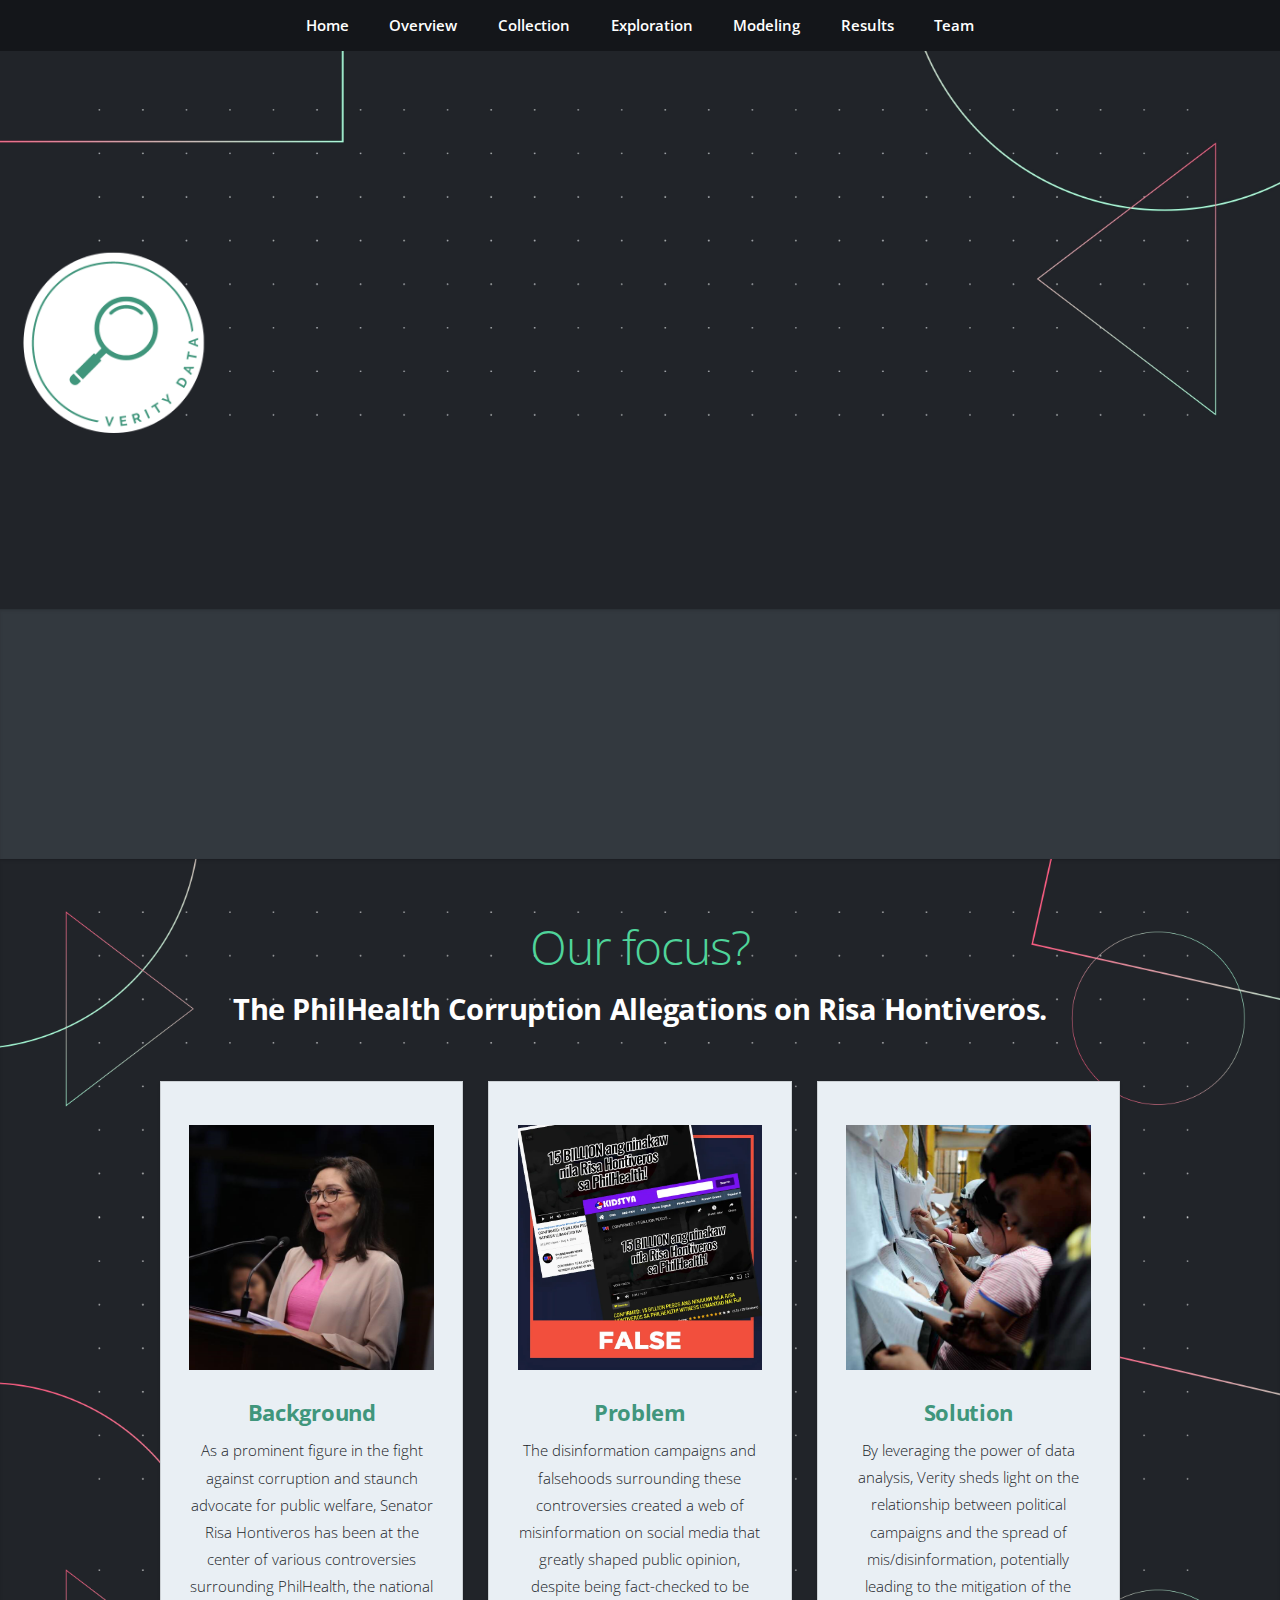
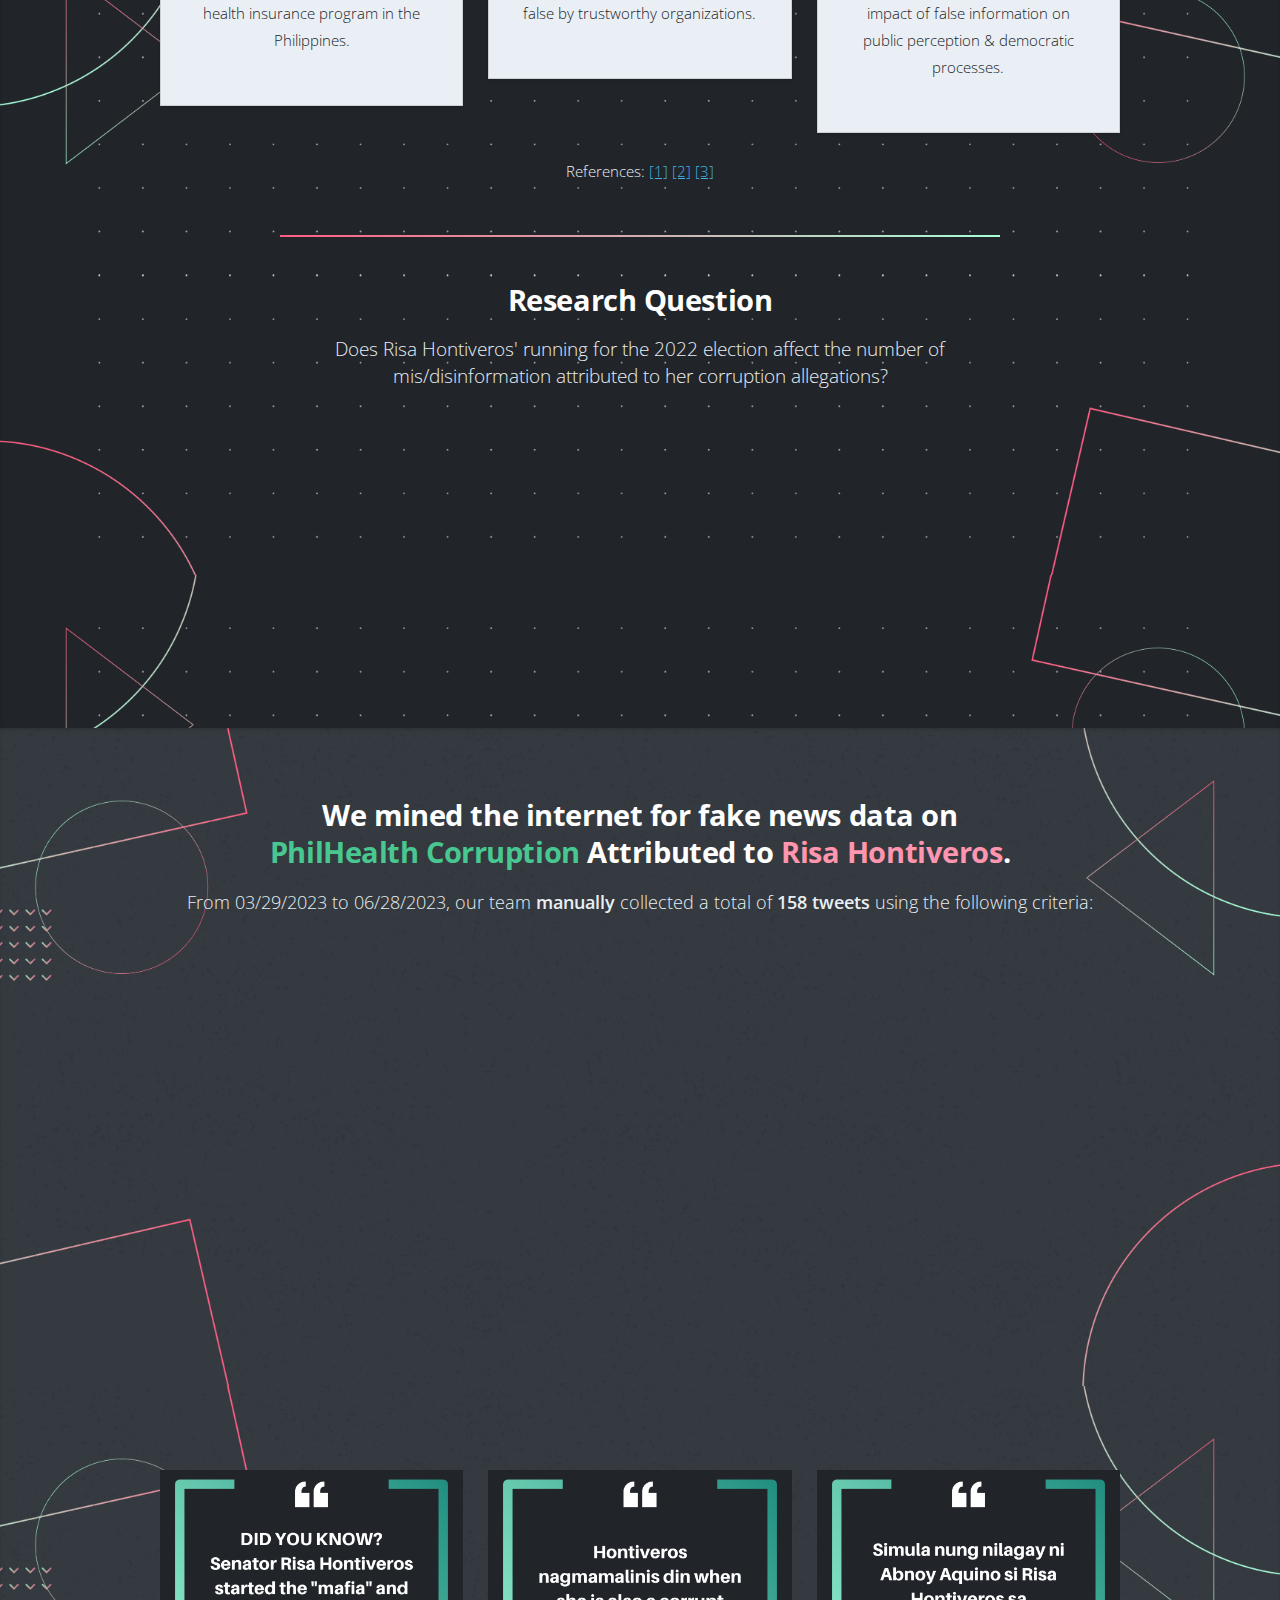
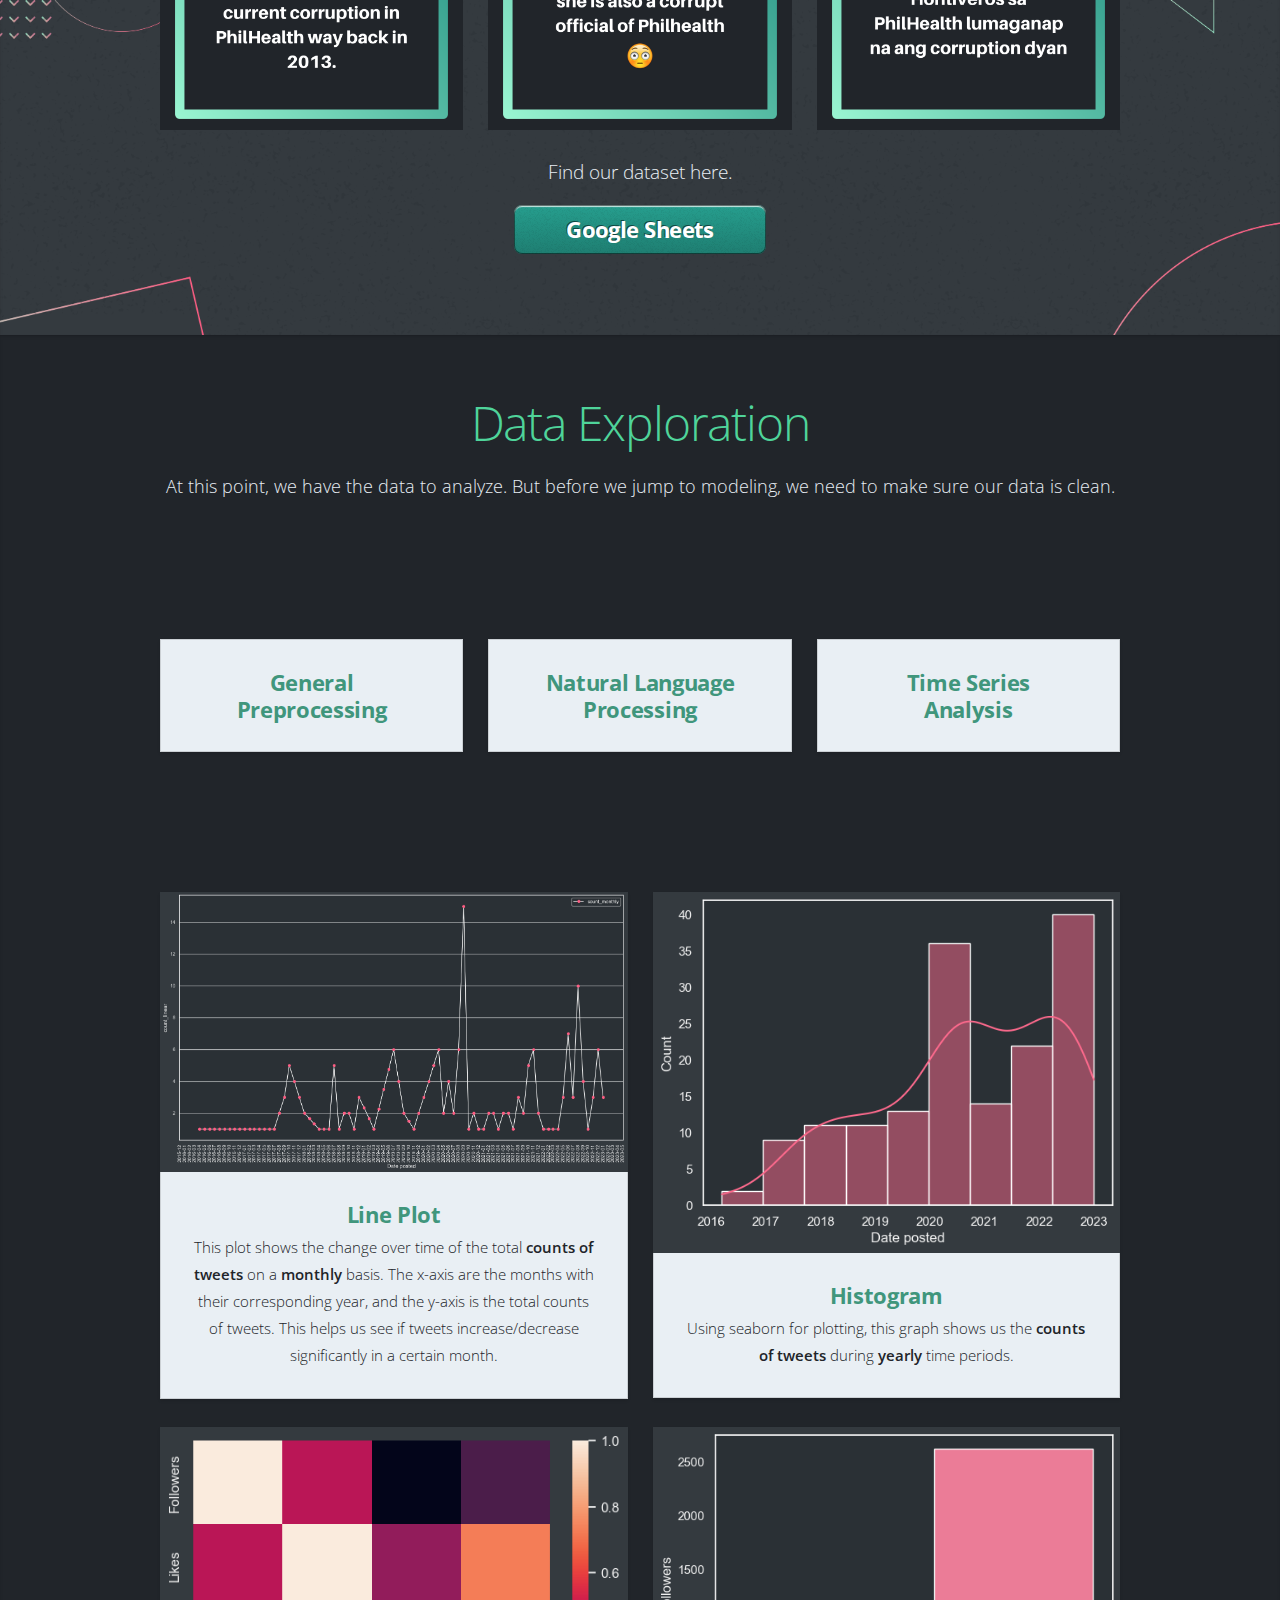
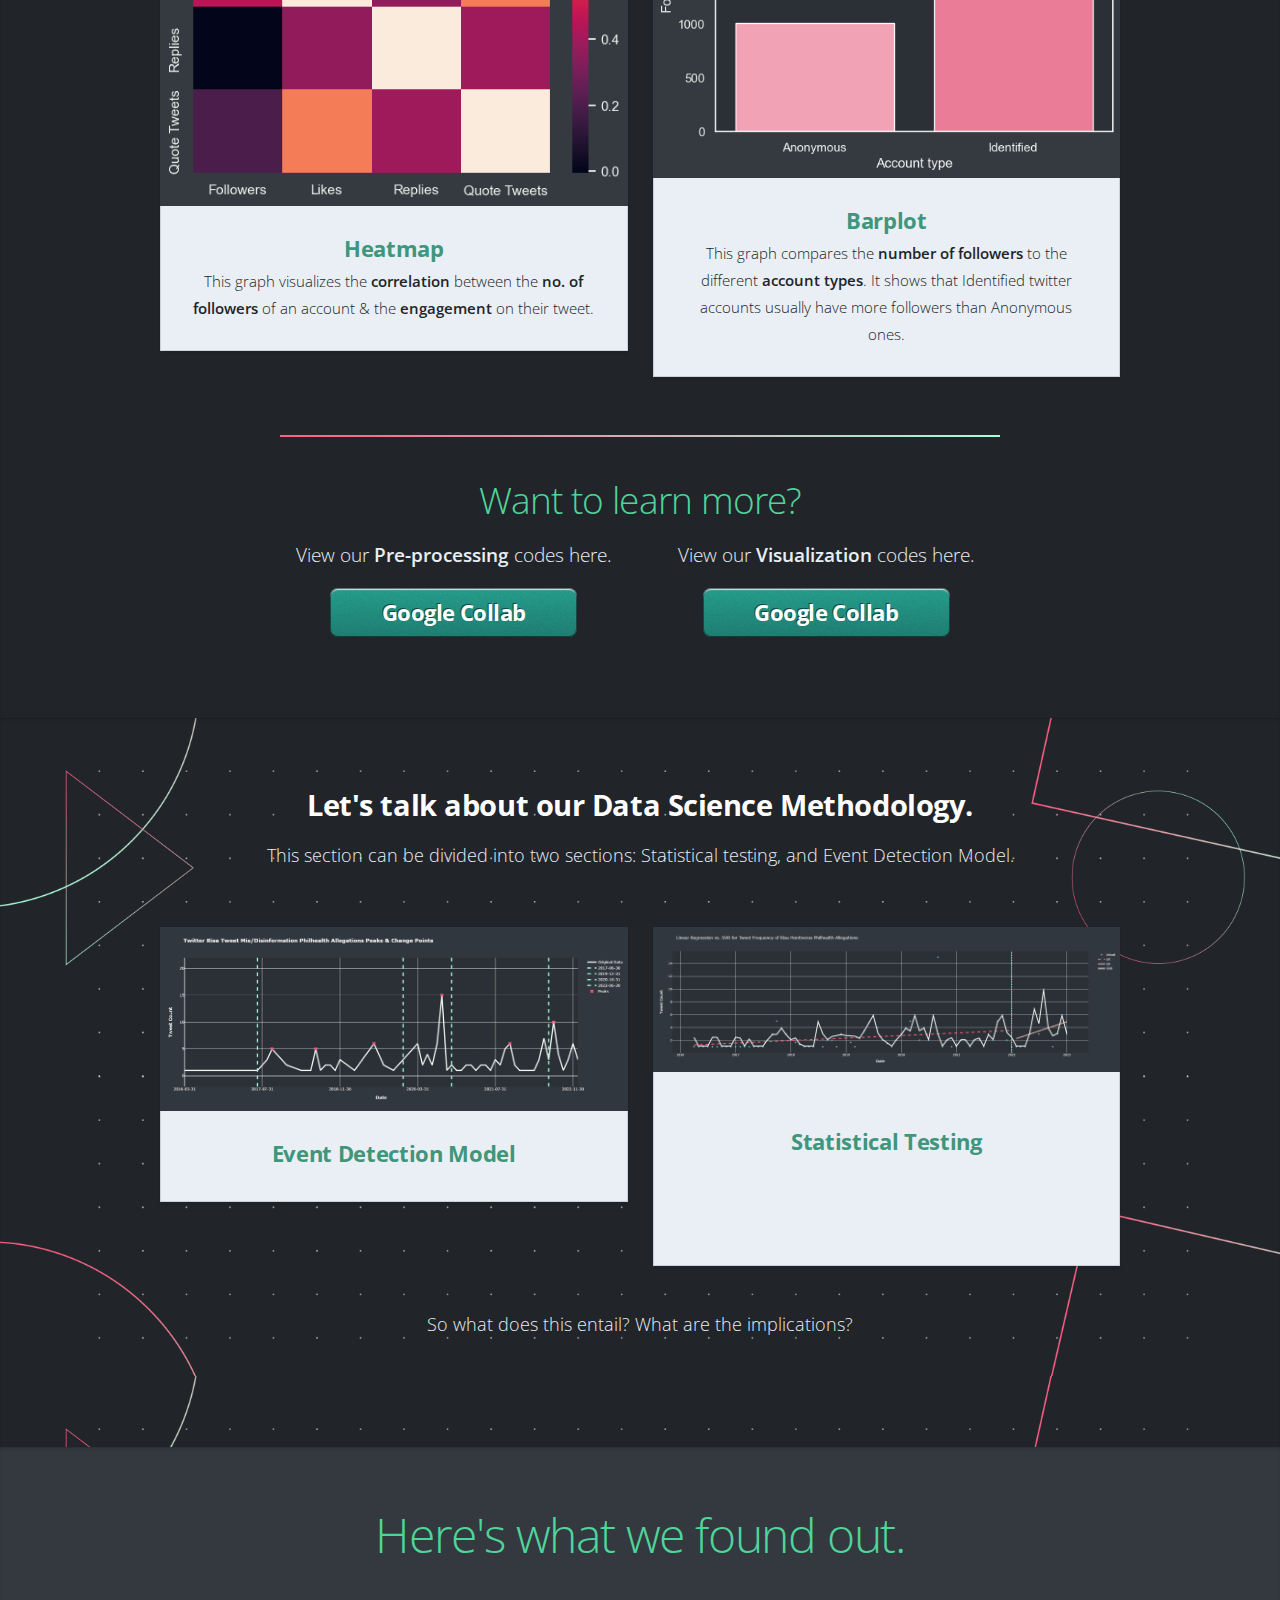
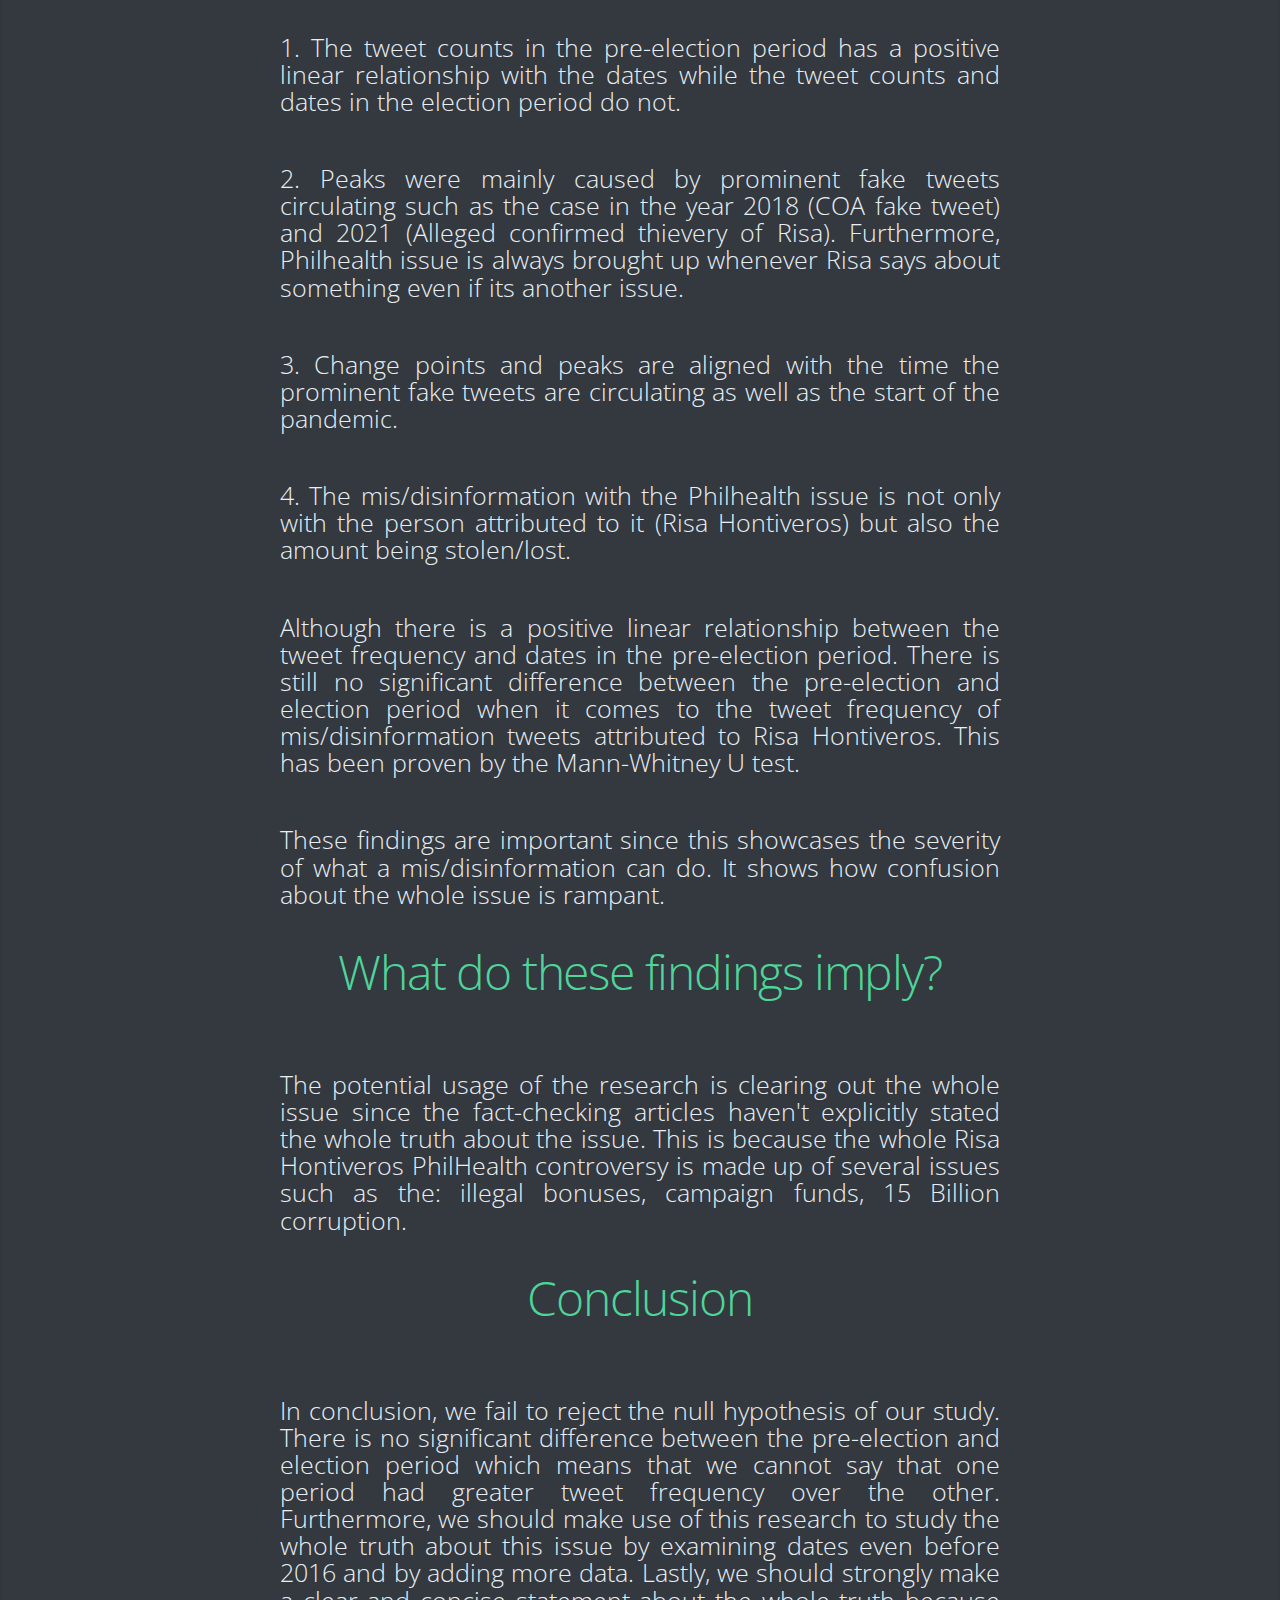
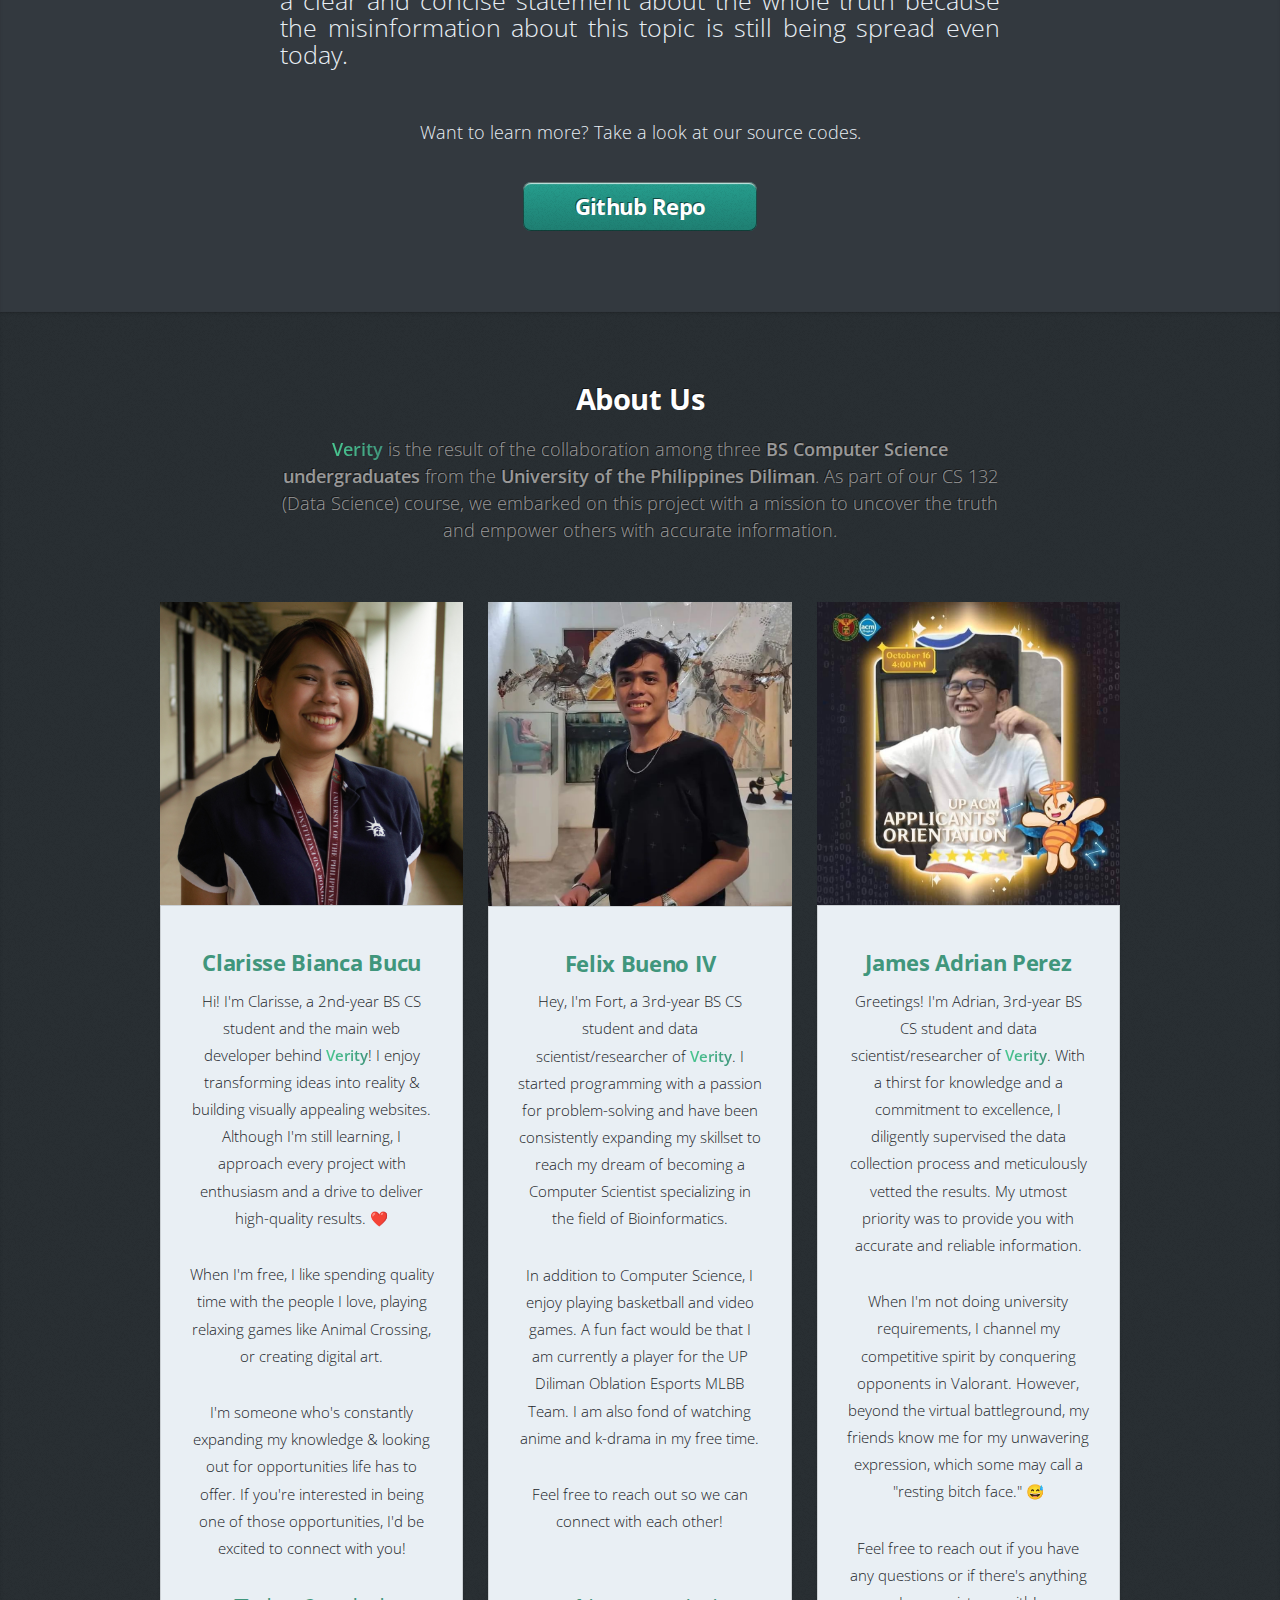
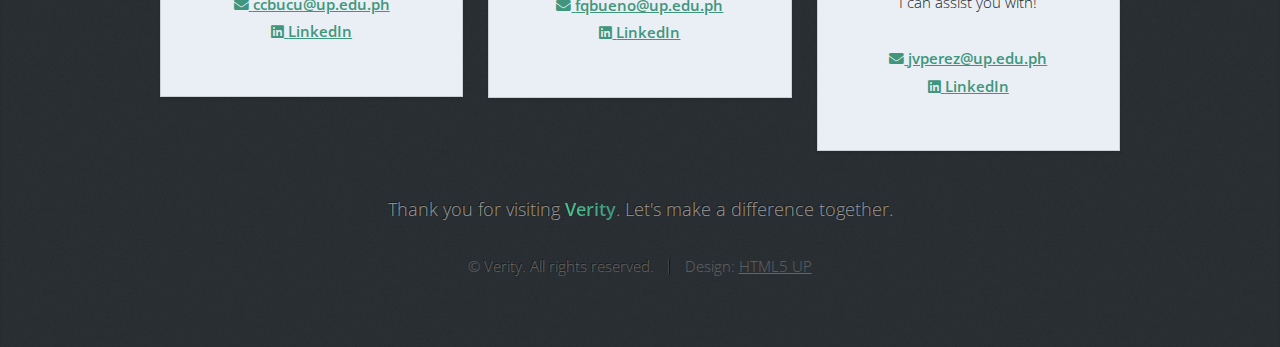
<file: index.html>
<!DOCTYPE HTML>
<!--
	Miniport by HTML5 UP
	html5up.net | @ajlkn
	Free for personal and commercial use under the CCA 3.0 license (html5up.net/license)
-->
<html>
	<head>
		<title>Verity Data</title>
		<meta charset="utf-8" />
		<meta name="viewport" content="width=device-width, initial-scale=1, user-scalable=no" />
		<link rel="stylesheet" href="assets/css/main.css" />
		<link rel="icon" type="image/x-icon" href="assets/icon.png" />
	</head>
	<body class="is-preload">

		<!-- Nav -->
			<nav id="nav">
				<ul class="container">
					<li><a href="#home">Home</a></li>
					<li><a href="#overview">Overview</a></li>
					<li><a href="#data">Collection</a></li>
					<li><a href="#explore">Exploration</a></li>
					<li><a href="#methods">Modeling</a></li>
					<li><a href="#results">Results</a></li>
					<li><a href="#team">Team</a></li>
				</ul>
			</nav>

		<!-- Header -->
		<div class="header" id="home">
			<div class="container">
			  <div class="header-content">
				<div class="logo">
				  <img src="assets/icon.png" alt="">
				</div>
				<div class="text-content">
				  <h1><strong>Welcome to <span class="gradient">Verity</span>,</strong></h1>
				  <p>your source for truth in the digital age.</p>
				</div>
			  </div>
			</div>
		  </div>
		  

		<!-- Home -->
		<article id="top" class="wrapper style1" style="padding-top: 3rem; padding-bottom: 0.25rem;">
			<div class="container medium">
				<div class="paragraph-container fade-scroll delay-3s">
					<p>In a world saturated with information, it can be challenging to separate fact from fiction.
						At <stronk>Verity</stronk>, we are on a mission to <strong>combat the spread of mis/disinformation</strong> 
						and empower individuals with the tools they need to make informed decisions.
					</p>
				</div>
			</div>
		</article>		

		<!-- Overview -->
			<article id="overview" class="wrapper style2">
				<div class="container">
					<header>
						<h1>Our focus?</h1>
						<h2>The PhilHealth Corruption Allegations on Risa Hontiveros.</h2>
					</header>
					<div class="row aln-center">
						<div class="col-4 col-6-medium col-12-small">
							<section class="box style1">
								<img src="images/risa1.jpg" class="image featured">
								<h3>Background</h3>
								<p><g>As a prominent figure in the fight against corruption and staunch advocate for public welfare, 
									Senator Risa Hontiveros has been at the center of various controversies surrounding PhilHealth, 
									the national health insurance program in the Philippines.</g></p>
							</section>
						</div>
						<div class="col-4 col-6-medium col-12-small">
							<section class="box style1">
								<img src="images/risa2.jpg" class="image featured">
								<h3>Problem</h3>
								<p><g>The disinformation campaigns and falsehoods surrounding these controversies created a web of 
									misinformation on social media that greatly shaped public opinion, despite being fact-checked to
									be false by trustworthy organizations.
								</g></p>
							</section>
						</div>
						<div class="col-4 col-6-medium col-12-small">
							<section class="box style1">
								<img src="images/risa3.jpg" class="image featured">
								<h3>Solution</h3>
								<p><g>By leveraging the power of data analysis, Verity sheds light on the relationship 
									between political campaigns and the spread of mis/disinformation, potentially leading 
									to the mitigation of the impact of false information on public perception & democratic processes.</g></p>
							</section>
						</div>
						<li style="list-style: none;" class="references"> References: 
							<a href="https://verafiles.org/articles/vera-files-fact-check-online-posts-claiming-hontiveros-invol">[1]</a> 
							<a href="https://verafiles.org/articles/vera-files-fact-check-hontiveros-not-involved-p15-billion-co">[2]</a> 
							<a href="https://www.rappler.com/newsbreak/fact-check/hontiveros-never-ordered-return-misused-philhealth-funds/">[3]</a>
						</li>
					</div>
				</div>

				<div class="container medium">
					<div class="break-line"></div>
					<h2>Research Question</h2>
					<p class="research-question">Does Risa Hontiveros' running for the 2022 election affect the number of mis/disinformation attributed to her corruption allegations?</p>
				</div>
				<div class="container">
					<div class="row aln-center">
						<div class="col-4 col-6-medium col-12-small">
							<section class="box style3 fade-scroll">
								<div class="paragraph-container fade-scroll">
								<h3>Hypothesis</h3>
									<p>The amount of mis/disinformation tweets attributed to Risa Hontiveros significantly INCREASED 
										as the 2022 elections came closer.</p>
								</div>
							</section>
						</div>
						<div class="col-4 col-6-medium col-12-small">
							<section class="box style3 fade-scroll delay-1s">
								<div class="paragraph-container fade-scroll delay-1s">
								<h3>Null Hypothesis</h3>
									<p>The amount of mis/disinformation tweets attributed to Risa Hontiveros is not significantly 
										different between the election period & pre-election period.</p>
								</div>
							</section>
						</div>
						<div class="col-4 col-6-medium col-12-small">
							<section class="box style3 fade-scroll delay-2s">
								<div class="paragraph-container fade-scroll delay-2s">
								<h3>Action Plan</h3>
									<p>Analyze the trends in increase/decrease of Twitter accounts that posted mis/disinformation about 
										the corruption allegations.</p>
								</div>
							</section>
						</div>
					</div>
				</div>
			</article>

		<!-- Data Collection -->
		<article id="data" class="wrapper style3">
			<div class="container">
				<header>
					<h2 style="margin-bottom: 10px;">We mined the internet for fake news data on</h2>
					<h2><green><span class="underlineg">PhilHealth Corruption</span></green> Attributed to <pink><span class="underlinep">Risa Hontiveros</span></pink>.</h2>
					<p>From 03/29/2023 to 06/28/2023, our team <b>manually</b> collected a total of <b>158 tweets</b> using the following criteria:</p>
				</header>
				<article class="box style4 pan-scroll-left">
					<img src="assets/icon.png" alt="Logo" class="logo1">
					<h3>Keywords</h3>
					<p>The following keywords helped us search for tweets relevant to our topic.</p>
					<div class="keyword-container">
						<button class="keyword">risa</button>
						<button class="keyword">hontiveros</button>
						<button class="keyword">philhealth</button>
						<button class="keyword">funds</button>
						<button class="keyword">corruption</button>
						<button class="keyword">anomalya</button>
						<button class="keyword">mocha</button>
						<button class="keyword">corrupt</button>
						<button class="keyword">hontivirus</button>
					</div>
				</article>
				<article class="box style4 pan-scroll-right">
					<h3>Timeframe</h3>
					<p style="margin-bottom: 0;">To limit the scope of the study, we only collected tweets posted from <b>2016</b> to <b>2022</b>.</p>
				</article>
				<article class="box style4 pan-scroll-left">
					<h3>Verified Mis/Disinformation</h3>
					<p>We made sure the tweets were "fact-checkable" and not mere opinions, since opinions are not considered "fake news".</p>
					<p style="margin-bottom: 0.5rem;">Our trusted sources for verification include:</p>
					<div class="keyword-container">
						<button class="keyword">VERA Files</button>
						<button class="keyword">Rappler</button>
						<button class="keyword">FactRakers</button>
						<button class="keyword">Agence France-Presse</button>
					</div>
					<p style="margin-bottom: 0;">Here are sample tweets from our dataset that pass this criteria:</p>
				</article>
				<div class="row">
					<div class="col-4 col-6-medium col-12-small">
						<a class="image featured image-container"><img src="images/sample1.png" alt="" /></a>
					</div>
					<div class="col-4 col-6-medium col-12-small">
						<a class="image featured image-container"><img src="images/sample2.png" alt="" /></a>
					</div>
					<div class="col-4 col-6-medium col-12-small">
						<a class="image featured image-container"><img src="images/sample3.png" alt="" /></a>
					</div>
				</div>	
				<div class="container medium">
					<p class="research-question" style="margin-bottom: 1em;">Find our dataset here.</p>
					<a href="https://docs.google.com/spreadsheets/d/1CznHqyqnJfAZ2aU_tWQG_oTfUZqpbySo4uAM13OOFNo/edit#gid=107810933" 
					target="_blank" class="button large scrolly">Google Sheets</a>
				</div>
			</div>
		</article>

		<!-- Data Exploration -->
		<article id="explore" class="wrapper style5">
			<div class="container">
				<header>
					<h1>Data Exploration</h1>
					<p>At this point, we have the data to analyze. But before we jump to modeling, we need to make sure our data is clean.</p>
				</header>
				<div class="green-box pan-scroll-left">
					<h3><white><span class="icon"><i class="loading-icon fas fa-spinner fa-spin"></i> Preprocessing</white></h3>
				</div>
				<div class="row">
					<div class="col-4 col-6-medium col-12-small">
						<article class="box style5" onclick="toggleBoxContent(this)">
							<h3>General<br>Preprocessing</h3>
							<div class="box-content">
								<br>
								<p><g>Before getting started we first import necessary modules for processing the data. These include <b>pandas</b>, <b>matplotlib.pyplot</b> and <b>seaborn</b>.</g></p>
								<h4><green>Handling missing values</green></h4>
								<p><g>
									The data columns that contained null values were <b>Add columns, Reviewer, Review, Account Bio, Tweet translated, Views, Remarks, Location,</b> and <b>Reasoning.</b>
									Since these columns had many null values, our team decided to <b>drop</b> them completely.
									<br><br>The same was done for columns we had no use for, like the <b>Account bio, Tweet translated, Views, Remarks, Location, Reasoning,</b> and <b>Screenshot</b>.<br><br>
									For columns with few null values and that may prove to be useful in our research question, we chose to <b>impute</b> values. For example, in the <b>Quote tweets</b> 
									and <b>Replies</b> data column, null values actually meant there were 0 quote tweets/replies for a certain post. Thus, we decided to impute the value <b>0</b> in the null 
									cells of these columns.<br>Note as well that a similar step was done for the <b>Rating</b> column wherein the imputed value is the categorical data <b>"False"</b>.
								</g></p>
								<h4><green>Ensuring formatting consistency</green></h4>
								<p><g>
									Having an inconsistent format may cause the exploration of the data to have an error or display wrong results.
									Hence, we needed to ensure that the data types were consistent in each column of data. <br><br>Such is the case with the 
									<b>Date Posted</b> and <b>Timestamp</b> columns. Since their values should be timestamps and not strings, we converted their values into the 
									<b>datetime</b> datatype. We also used the .replace method to modify entries in the <b>Rating</b> and <b>Followers</b> columns which had inconsistent formats 
									For example, both numbers with ("2,384") and without ("2384") commas would appear in the dataset.<br><br>
									Note that these errors in the formatting were found as the team were exploring the data.
								</g></p>
								<h4><green>Categorical Encoding</green></h4>
								<p><g>
									In this section, we convert categorical values into integer formats so that when we feed the data to our machine learning model, 
									we're able to receive better results and predictions. <br><br>There are two commonly used categorical encoding methods: <b>one hot encoding</b> and <b>integer encoding</b>. 
									Our team used <b>one hot encoding</b> for <b>Rating</b> and <b>Content type</b> since the values of these data columns don't have an inherent ordering.
									<br><br>Note that the Content type column had at most 1 content type, while in the Rating column there were some data that had 2 or more ratings.
								</g></p>
							</div>
						</article>
					</div>
					<div class="col-4 col-6-medium col-12-small">
						<article class="box style5" onclick="toggleBoxContent(this)">
							<h3>Natural Language Processing</h3>
							<div class="box-content">
								<br>
								<p><g>After the necessary preprocessing, we move on to natural language processing. Here, we standardize all the tweets in the dataset. 
									By doing this, we ensure that every piece of data can be processed for our modeling.<br><br> To start, we again import the necessary modules: 
									<b>re, copy, string,</b> and <b>nltk</b>.
								</g></p>
								<h4><green>Removal of Emojis & Emoticons</green></h4>
								<p><g>
									Here, we want to transform any unnecessary data such as emoticons and emojis & convert them into words. 
									We would have done this for both the 'Account bio' column and the 'Tweets; column. But since we dropped the account bio column, 
									we will only be performing NLP on the <b>Tweets</b>. In addition, this is not exactly part of our research question, 
									but this data may be useful in the data modeling section of the project so we still chose to process this data. <br><br>
									To turn emojis to words, we used Emoji Dictionary, a database for emojis, to <b>convert</b> the emojis into workable texts/strings.<br><br>
									We also used a database for the emoticons, since they are basically just combinations of symbols similar in use to graphical emojis. 
									However, we chose to <b>remove</b> emoticons instead of converting them, as we no longer found it worthwhile to do so.
								</g></p>
								<h4><green>Translating and Lowercasing</green></h4>
								<p><g>
									Since we finished converting all the non-characters into workable texts, we now focus in making the word formats the same.
									For example, we want 'Risa' and 'risa' to be the same value as they mean the same albeit having different formats.
									We also know that there are <b>multilingual data</b> from this column, so we must first translate it all into <b>English</b> before converting all the characters into <b>lowercase</b>.
									<br><br>To do so, we imported a <b>translator</b> that will <b>automatically</b> convert the multilingual text into the same language for us. However, this is not 100% accurate
									as there are sometimes contexts in language that machines will find difficult to translate. <br><br>
									Also take note that our team decided to translate the languages into English as, compared to Filipino, it is the one with more adequate language databases.
								</g></p>
								<h4><green>Tokenization and Stop Words Removal</green></h4>
								<p><g>
									In the <b>Tweets</b> data column, we removed commonly used words without any real meaning, like 'as', 'like', and 'and'. These are what we call <b>stop words</b>. 
									We also <b>tokenized</b>. Tokenizing means that we get the words either by phrase, by sentence, or by word. 
									This is important as the structure of the data is crucial in the efficiency of machine learning algorithms. Again, though this kind of processing 
									is not of utmost importance in our research question, this may serve useful in future data modeling processes, hence its execution.
								</g></p>
								<h4><green>Stemming and Lemmatization</green></h4>
								<p><g>
									Stemming and Lemmatization are both text normalization techniques used in preparing words for processings. <b>Stemming</b> refers to chopping the ends of words 
									and removing derivational affixes. It is usually used in producing variants of the word base, which helps in returning the same value.
									For example, cleaning should also return the value for clean, cleaned, and cleans. <b>Lemmatization</b> on the other hand uses vocabulary instead of just word reduction 
									to analyze a word's meaning.To do this, we utilized <b>'Porter Stemmer'</b> & <b>'Wordnet Lemmatizer'</b>.
								</g></p>
							</div>
						</article>
					</div>
					<div class="col-4 col-6-medium col-12-small">
						<article class="box style5" onclick="toggleBoxContent(this)">
							<h3>Time Series<br>Analysis</h3>
							<div class="box-content"> <br>
								<h4><green>Interpolation</green></h4>
								<p><g>
									Interpolation is a type of estimation in which known values/obtained data are used to guess the value of unknown data. 
									These interpolated values are then inderted into what would otherwise be null data. <br><br>
									In our exploration, we did 4 different interpolation techniques on the <b>'Date Posted'</b> data column: <b>nearest interpolation, linear interpolation, weighted time interpolation</b> and <b>average per month interpolation</b>. 
									<br><br>Although we ended up using the linear interpolated values, our team still performed the other types of interpolation so that we may have choices for future works.
								</g></p>
							</div>
						</article>
					</div>
				</div>
				<br><br>
				<div class="green-box pan-scroll-left">
					<h3><white><span class="graph-icon"><i class="fas fa-chart-line"></i></span> Visualization</white></h3>
				</div>
				<div class="row">
					<div class="col-6 col-6-medium col-12-small">
						<article class="box style2">
							<a href="https://colab.research.google.com/drive/1vYuixYmTNYqK65RqL5k2_4Gomp4IuUkf?usp=sharing" 
							target="_blank" class="image featured"><img src="images/lineplot.png" alt="" /></a>
							<h3>Line Plot</h3>
							<p><g>This plot shows the change over time of the total <b>counts of tweets</b> on a <b>monthly</b> basis.
								The x-axis are the months with their corresponding year, and the y-axis is the total counts of tweets.
								This helps us see if tweets increase/decrease significantly in a certain month.
							</g></p>
						</article>
					</div>
					<div class="col-6 col-6-medium col-12-small">
						<article class="box style2">
							<a href="https://colab.research.google.com/drive/1vYuixYmTNYqK65RqL5k2_4Gomp4IuUkf?usp=sharing" 
							target="_blank" class="image featured"><img src="images/histogram.png" alt="" /></a>
							<h3><a href="methodology.html#stat-test">Histogram</a></h3>
							<p><g>Using seaborn for plotting, this graph shows us the <b>counts of tweets</b> during <b>yearly</b> time periods.</g></p>
						</article>
					</div>
					<div class="col-6 col-6-medium col-12-small">
						<article class="box style2">
							<a href="https://colab.research.google.com/drive/1vYuixYmTNYqK65RqL5k2_4Gomp4IuUkf?usp=sharing" 
							target="_blank" class="image featured"><img src="images/heatmap.png" alt="" /></a>
							<h3><a href="methodology.html#stat-test">Heatmap</a></h3>
							<p><g>This graph visualizes the <b>correlation</b> between the <b>no. of followers</b> of an account & the <b>engagement</b> on their tweet.</g></p>
						</article>
					</div>
					<div class="col-6 col-6-medium col-12-small">
						<article class="box style2">
							<a href="https://colab.research.google.com/drive/1vYuixYmTNYqK65RqL5k2_4Gomp4IuUkf?usp=sharing" 
							target="_blank" class="image featured"><img src="images/barplot.png" alt="" /></a>
							<h3><a href="methodology.html#stat-test">Barplot</a></h3>
							<p><g>This graph compares the <b>number of followers</b> to the different <b>account types</b>.
								It shows that Identified twitter accounts usually have more followers than Anonymous ones.</g></p>
						</article>
					</div>
				</div>		
			</div>
			<div class="container medium">
				<br><br>
				<div class="break-line"></div>
				<h1 style="font-size: 2.5em">Want to learn more?</h1>
				<div class="row">
					<div class="col-6 col-6-medium col-12-small">
						<p class="research-question" style="margin-bottom: 1em;">View our <b>Pre-processing</b> codes here.</p>
						<a href="https://colab.research.google.com/drive/14Po1DvztavuQy9KhldqtAjI8kBpasXqY?usp=sharing" 
						target="_blank" class="button large scrolly">Google Collab</a>
					</div>
					<div class="col-6 col-6-medium col-12-small">
						<p class="research-question" style="margin-bottom: 1em;">View our <b>Visualization</b> codes here.</p>
						<a href="https://colab.research.google.com/drive/1vYuixYmTNYqK65RqL5k2_4Gomp4IuUkf?usp=sharing" 
						target="_blank" class="button large scrolly">Google Collab</a>
					</div>
			</div>
		</article>

			<!-- Methods -->
			<article id="methods" class="wrapper style2">
				<div class="container">
					<header>
						<h2>Let's talk about our Data Science Methodology.</h2>
						<p>This section can be divided into two sections: Statistical testing, and Event Detection Model.</p>
					</header>
					<div class="row">
						<div class="col-6 col-6-medium col-12-small">
							<article class="box style2">
								<a href="methodology.html#event-detect" class="image featured"><img src="images/peaks_change.png" alt="" /></a>
								<h3><a href="methodology.html#event-detect">Event Detection Model</a></h3>
								
							</article>
						</div>
						<div class="col-6 col-6-medium col-12-small">
							<article style = "min-height: 339.55px; max-height: 339.55px;"class="box style2" >
								
								<a href="methodology.html#stat-test" class="image featured"><img src="images/lr_svr.png" alt="" /></a>
								<br>
								<h3><a href="methodology.html#stat-test">Statistical Testing</a></h3>
								
							</article>
						</div>
					</div>
					<footer>
						<p>So what does this entail? What are the implications?</p>
					</footer>
				</div>
			</article>

			<!-- Results -->
			<article id="results" class="wrapper style1">
				<div class="container">
					<header>
						<h1>Here's what we found out.</h1>
					</header>
					<div class="container medium">
						<br>
						<p style =  "font-family: inherit; font-size: 25px; text-align: justify;">1. The tweet counts in the pre-election period has a positive linear relationship with the dates while the tweet counts and dates in the election period do not.</p>
						<p style =  "font-family: inherit; font-size: 25px; text-align: justify;">2. Peaks were mainly caused by prominent fake tweets circulating such as the case in the year 2018 (COA fake tweet) and 2021 (Alleged confirmed thievery of Risa). Furthermore, Philhealth issue is always brought up whenever Risa says about something even if its another issue.</p>
						<p style =  "font-family: inherit; font-size: 25px; text-align: justify;">3. Change points and peaks are aligned with the time the prominent fake tweets are circulating as well as the start of the pandemic.</p>
						<p style =  "font-family: inherit; font-size: 25px; text-align: justify;">4. The mis/disinformation with the Philhealth issue is not only with the person attributed to it (Risa Hontiveros) but also the amount being stolen/lost.</p>
						<p style =  "font-family: inherit; font-size: 25px; text-align: justify;">Although there is a positive linear relationship between the tweet frequency and dates in the pre-election period. There is still no significant difference between the pre-election and election period when it comes to the tweet frequency of mis/disinformation tweets attributed to Risa Hontiveros. This has been proven by the Mann-Whitney U test.</p>
						<p style =  "font-family: inherit; font-size: 25px; text-align: justify;">These findings are important since this showcases the severity of what a mis/disinformation can do. It shows how confusion about the whole issue is rampant.</p>
					</div>
					<header>
						<h1>What do these findings imply?</h1>
					</header>
					<div class="container medium">
						<br>
						<p style =  "font-family: inherit; font-size: 25px; text-align: justify;">The potential usage of the research is clearing out the whole issue since the fact-checking articles haven't explicitly stated the whole truth about the issue. This is because the whole Risa Hontiveros PhilHealth controversy is made up of several issues such as the: illegal bonuses, campaign funds, 15 Billion corruption.</p>
					</div>
					<header>
						<h1>Conclusion</h1>
					</header>
					<div class="container medium">
						<br>
						<p style =  "font-family: inherit; font-size: 25px; text-align: justify;">In conclusion, we fail to reject the null hypothesis of our study. There is no significant difference between the pre-election and election period which means that we cannot say that one period had greater tweet frequency over the other. Furthermore, we should make use of this research to study the whole truth about this issue by examining dates even before 2016 and by adding more data. Lastly, we should strongly make a clear and concise statement about the whole truth because the misinformation about this topic is still being spread even today.</p>
					</div>
					<footer>
						<p>Want to learn more? Take a look at our source codes.</p>
						<a href="#contact" class="button large scrolly">Github Repo</a>
					</footer>
				</div>
			</article>

		<!-- Team -->
			<article id="team" class="wrapper style4">
				<div class="container medium">
					<header>
						<h2><sh>About Us</sh></h2>
						<p><stronk>Verity</stronk><sh> is the result of the collaboration among three <strong>BS Computer 
							Science undergraduates</strong> from the <strong>University of the Philippines 
							Diliman</strong>. As part of our CS 132 (Data Science) course, we embarked on this project 
							with a mission to uncover the truth and empower others with accurate information.</sh></p>
					</header>
				</div>
				<div class="container">
					<div class="row aln-center">
						<div class="col-4 col-6-medium col-12-small">
							<span class="image fit"><img src="images/team1.jpg" alt="" /></span>
							<section class="box style1">
								<h3>Clarisse Bianca Bucu</h3>
								<p><g>Hi! I'm Clarisse, a 2nd-year BS CS student and the main web developer behind <stronk>Verity</stronk>!
									I enjoy transforming ideas into reality & building visually appealing websites. Although I'm still 
									learning, I approach every project with enthusiasm and a drive to deliver high-quality results. ❤️
								</g></p>
								<p><g>When I'm free, I like spending quality time with the people I love, playing relaxing 
									games like Animal Crossing, or creating digital art. 
								</g></p>	
								<p><g>I'm someone who's constantly expanding my knowledge & looking out for opportunities life has to 
									offer. If you're interested in being one of those opportunities, I'd be excited to connect with you!
								</g></p>
								<p>
									<li style="list-style: none;"><a href="mailto:ccbucu@up.edu.ph" style="color: #40967C;">
										<i class="fas fa-envelope"></i> <thicc>ccbucu@up.edu.ph</thicc></a></li>
									<li style="list-style: none;"><a href="https://www.linkedin.com/in/clarisse-bianca-bucu-09311124b/" 
										style="color: #40967C;"><i class="fab fa-linkedin"></i> <thicc>LinkedIn</thicc></a></li>
								</p>
							</section>
						</div>
						<div class="col-4 col-6-medium col-12-small">
							<span class="image fit"><img src="images/team2.jpg" alt="" /></span>
							<section class="box style1">
								<h3>Felix Bueno IV</h3>
								<p><g>Hey, I'm Fort, a 3rd-year BS CS student and data scientist/researcher of 
									<stronk>Verity</stronk>. I started programming with a passion for problem-solving and
									have been consistently expanding my skillset to reach my dream of becoming a Computer Scientist 
									specializing in the field of Bioinformatics.
								</g></p>
								<p><g>In addition to Computer Science, I enjoy playing basketball and video games. A fun fact would be that I am 
								currently a player for the UP Diliman Oblation Esports MLBB Team. I am also fond of watching anime and k-drama in my 
								free time.
								</g></p>
								<p><g> Feel free to reach out so we can connect with each other!<br><br></g></p>
								<p>
									<li style="list-style: none;"><a href="mailto:fqbueno@up.edu.ph" style="color: #40967C;">
										<i class="fas fa-envelope"></i> <thicc>fqbueno@up.edu.ph</thicc></a></li>
									<li style="list-style: none;"><a href="https://www.linkedin.com/in/felix-iv-bueno/" 
										style="color: #40967C;"><i class="fab fa-linkedin"></i> <thicc>LinkedIn</thicc></a></li>
								</p>
							</section>
						</div>
						<div class="col-4 col-6-medium col-12-small">
							<span class="image fit"><img src="images/team3.jpg" alt="" /></span>
							<section class="box style1">
								<h3>James Adrian Perez</h3>
								<p><g>Greetings! I'm Adrian, 3rd-year BS CS student and data scientist/researcher of <stronk>Verity</stronk>. 
									With a thirst for knowledge and a commitment to excellence, I diligently supervised 
									the data collection process and meticulously vetted the results. My utmost priority was to 
									provide you with accurate and reliable information.</g></p>
								<p><g>When I'm not doing university requirements, I channel my competitive spirit by 
									conquering opponents in Valorant. However, beyond the virtual battleground, my friends know me 
									for my unwavering expression, which some may call a "resting bitch face." 😅
								</g></p>
								<p><g> Feel free to reach out if you have any questions or if there's anything I can assist you with!</g></p>
								<p>
									<li style="list-style: none;"><a href="mailto:jvperez@up.edu.ph" style="color: #40967C;">
										<i class="fas fa-envelope"></i> <thicc>jvperez@up.edu.ph</thicc></a></li>
									<li style="list-style: none;"><a href="https://www.linkedin.com/in/clarisse-bianca-bucu-09311124b/" 
										style="color: #40967C;"><i class="fab fa-linkedin"></i> <thicc>LinkedIn</thicc></a></li>
								</p>
							</section>
						</div>
					</div>
				</div>
				<div class="container medium">
					<footer>
						<p><sh>Thank you for visiting </sh><stronk>Verity</stronk><sh>. Let's make a difference together.</sh></p>
						<ul id="copyright">
							<li>&copy; <sh>Verity. All rights reserved.</li><li>Design: <a href="http://html5up.net">HTML5 UP</sh></a></li>
						</ul>
					</footer>
				</div>
			</article>

		<!-- Scripts -->
			<script src="assets/js/jquery.min.js"></script>
			<script src="assets/js/jquery.scrolly.min.js"></script>
			<script src="assets/js/browser.min.js"></script>
			<script src="assets/js/breakpoints.min.js"></script>
			<script src="assets/js/util.js"></script>
			<script src="assets/js/main.js"></script>

	</body>
</html>
</file>
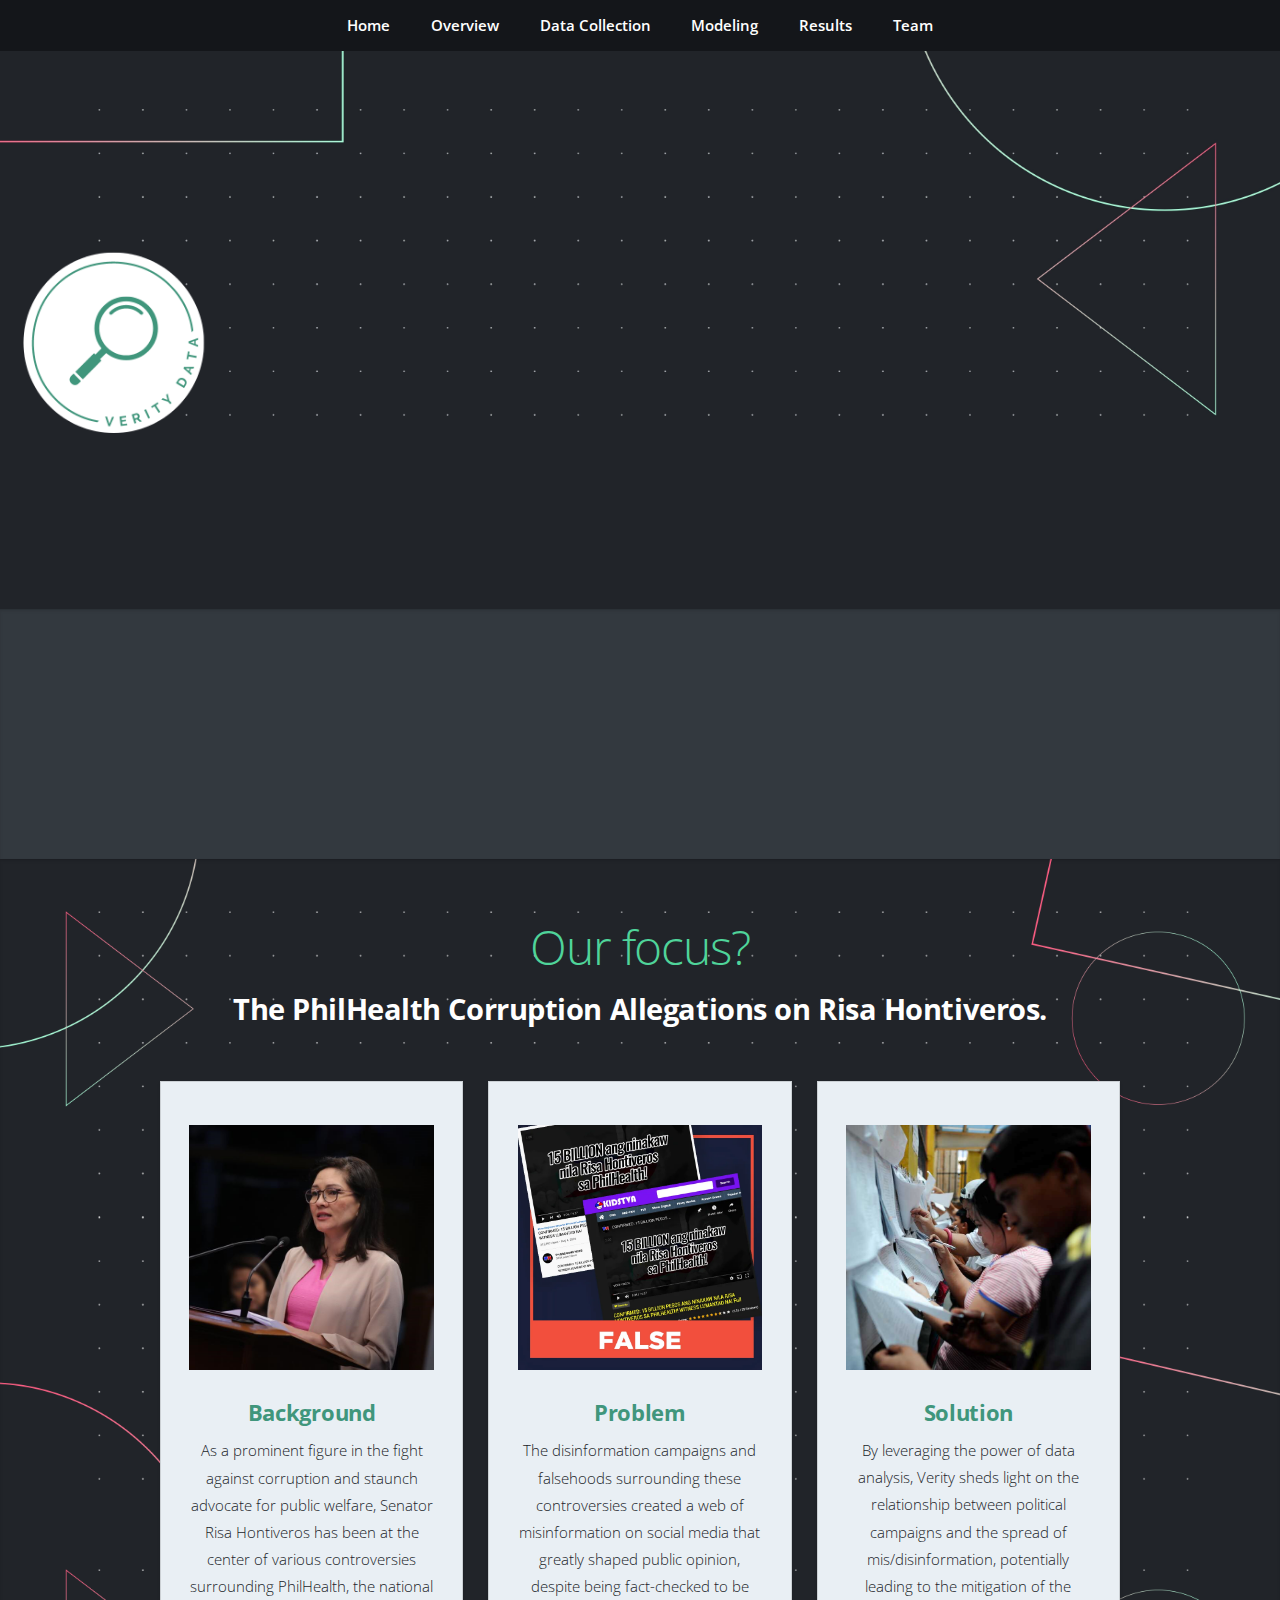
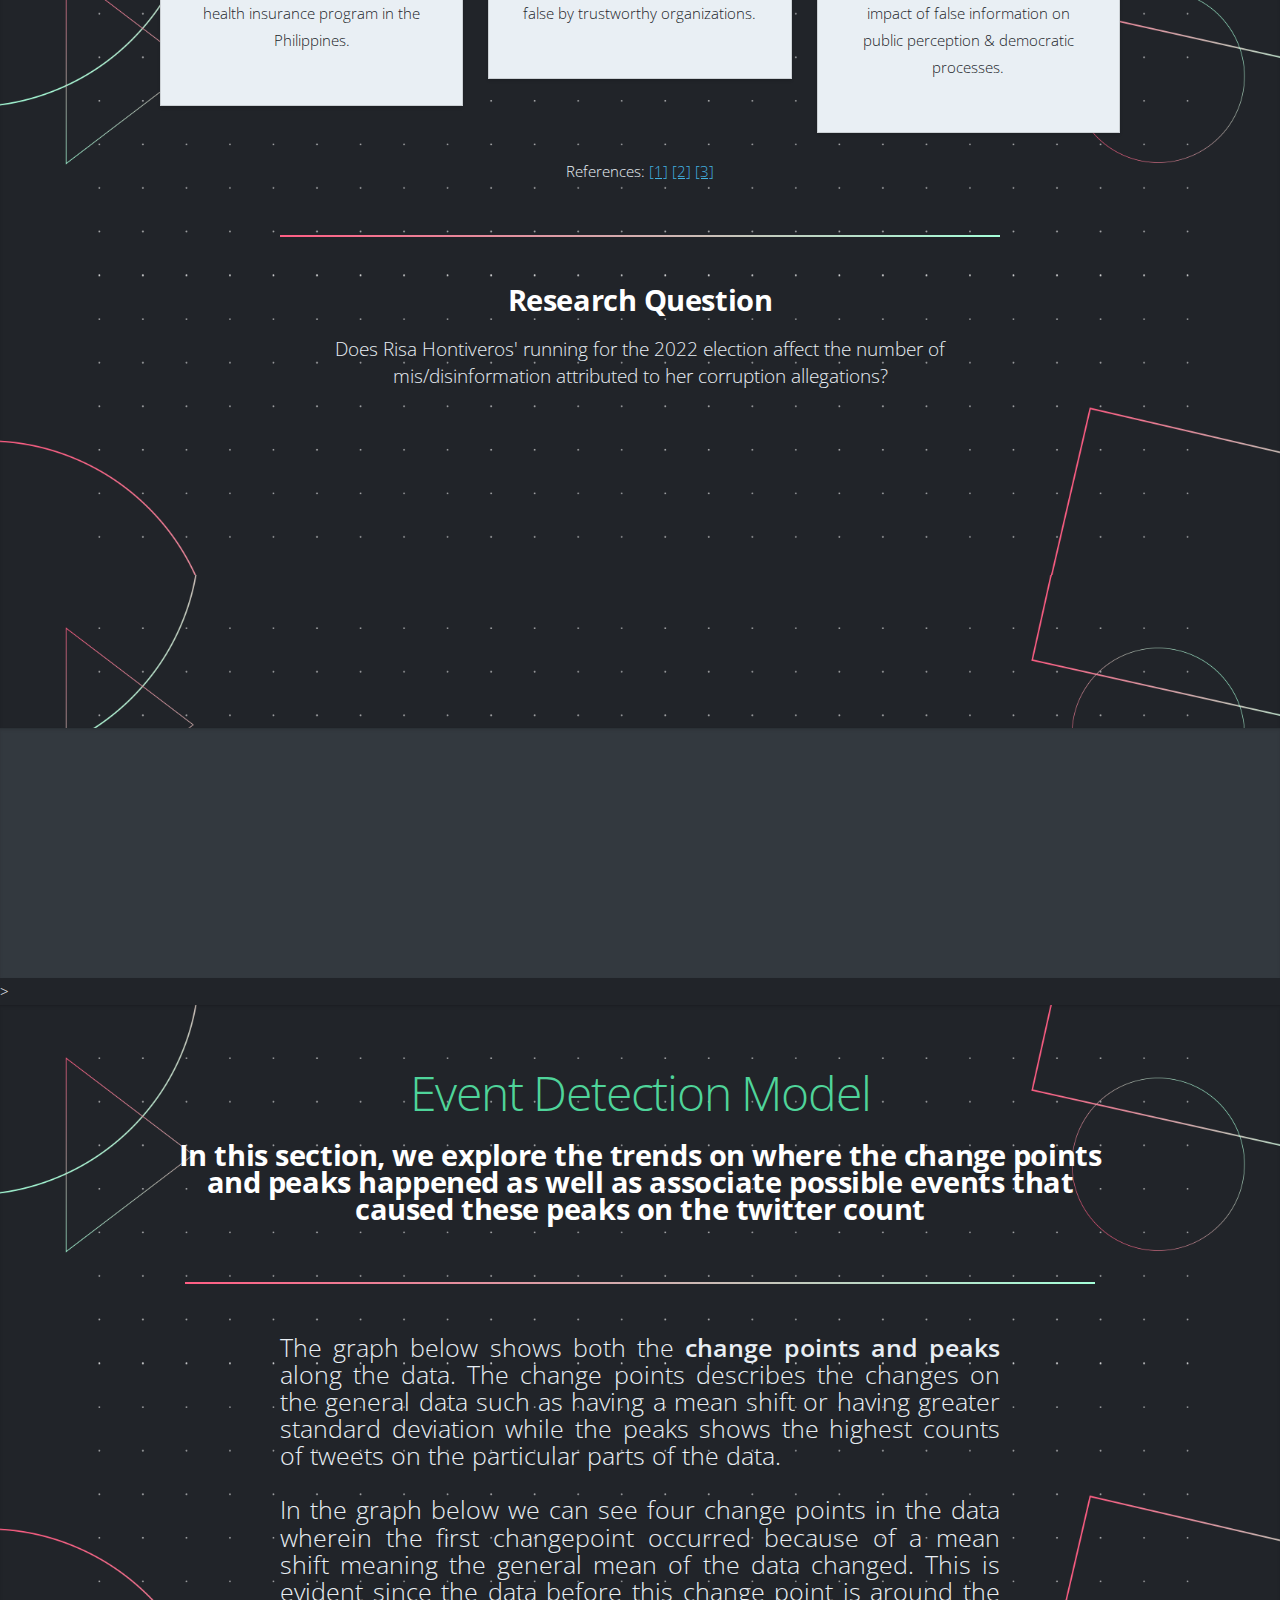
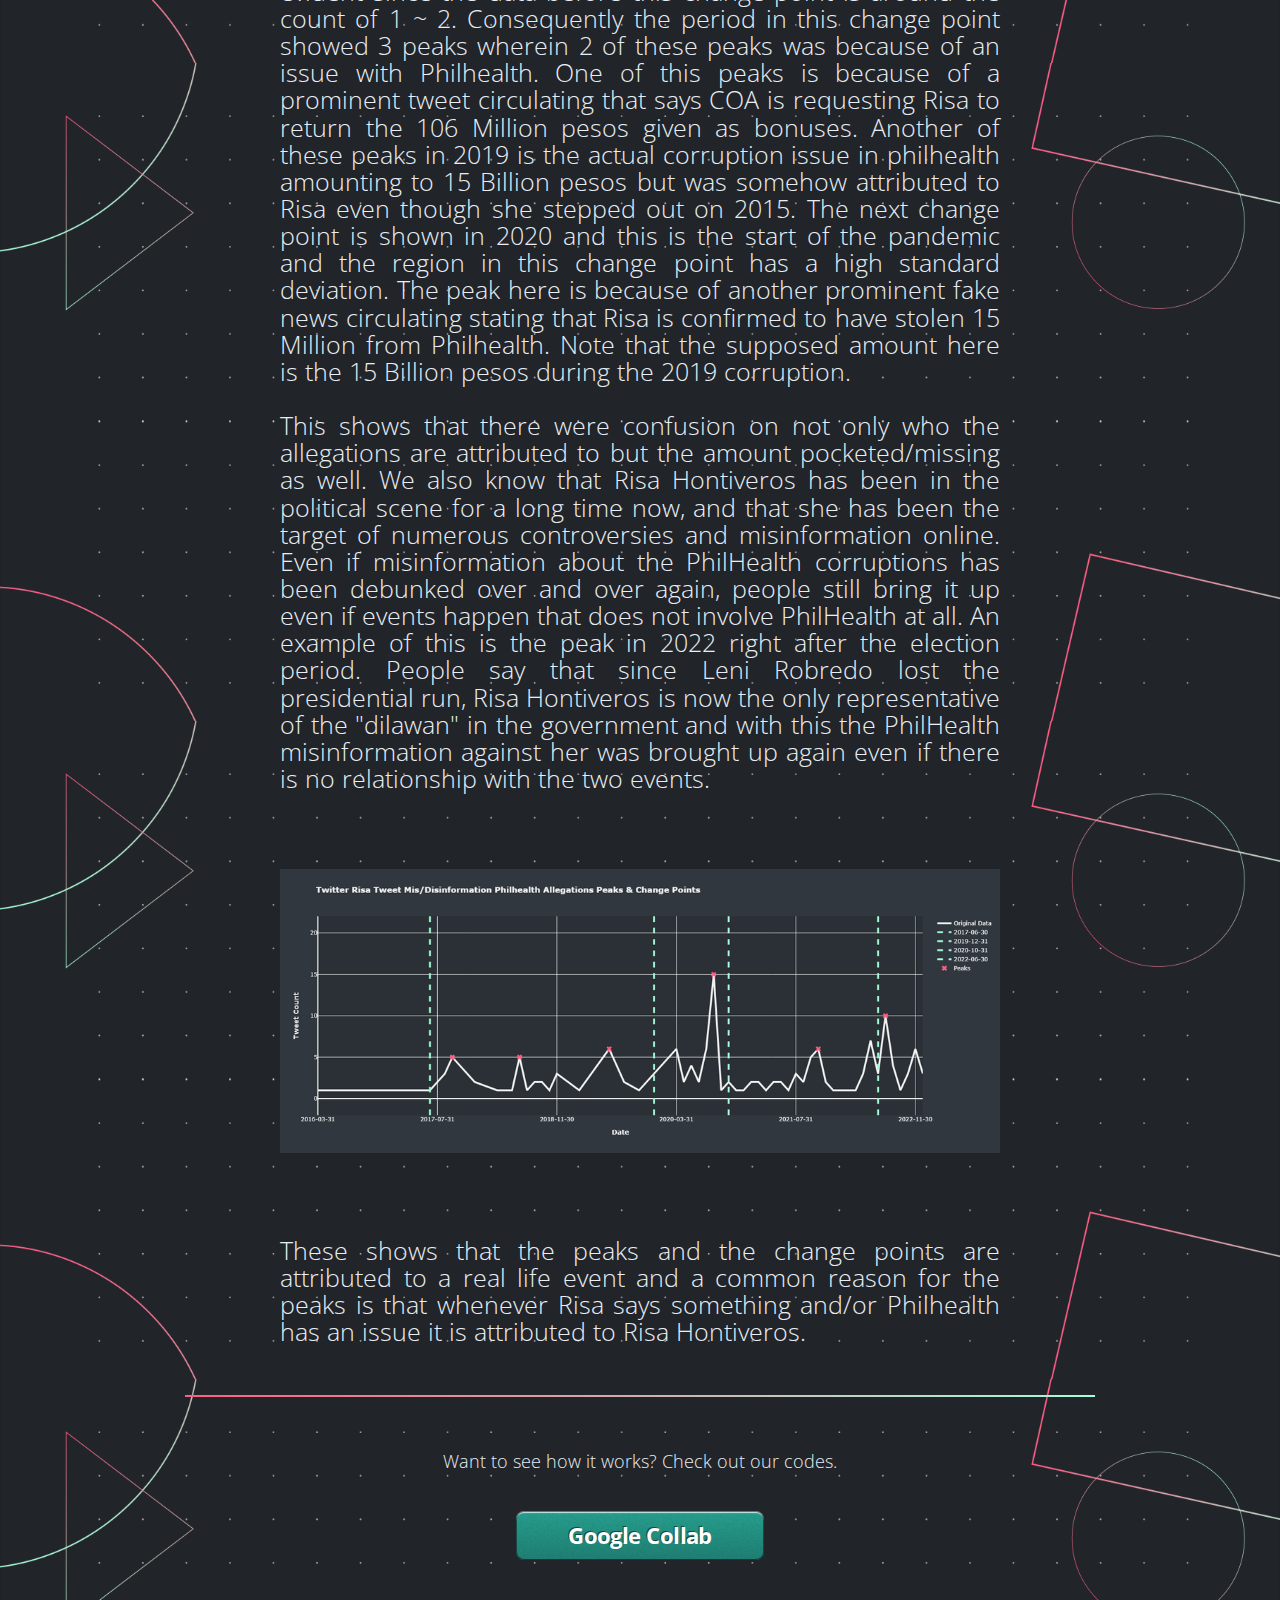
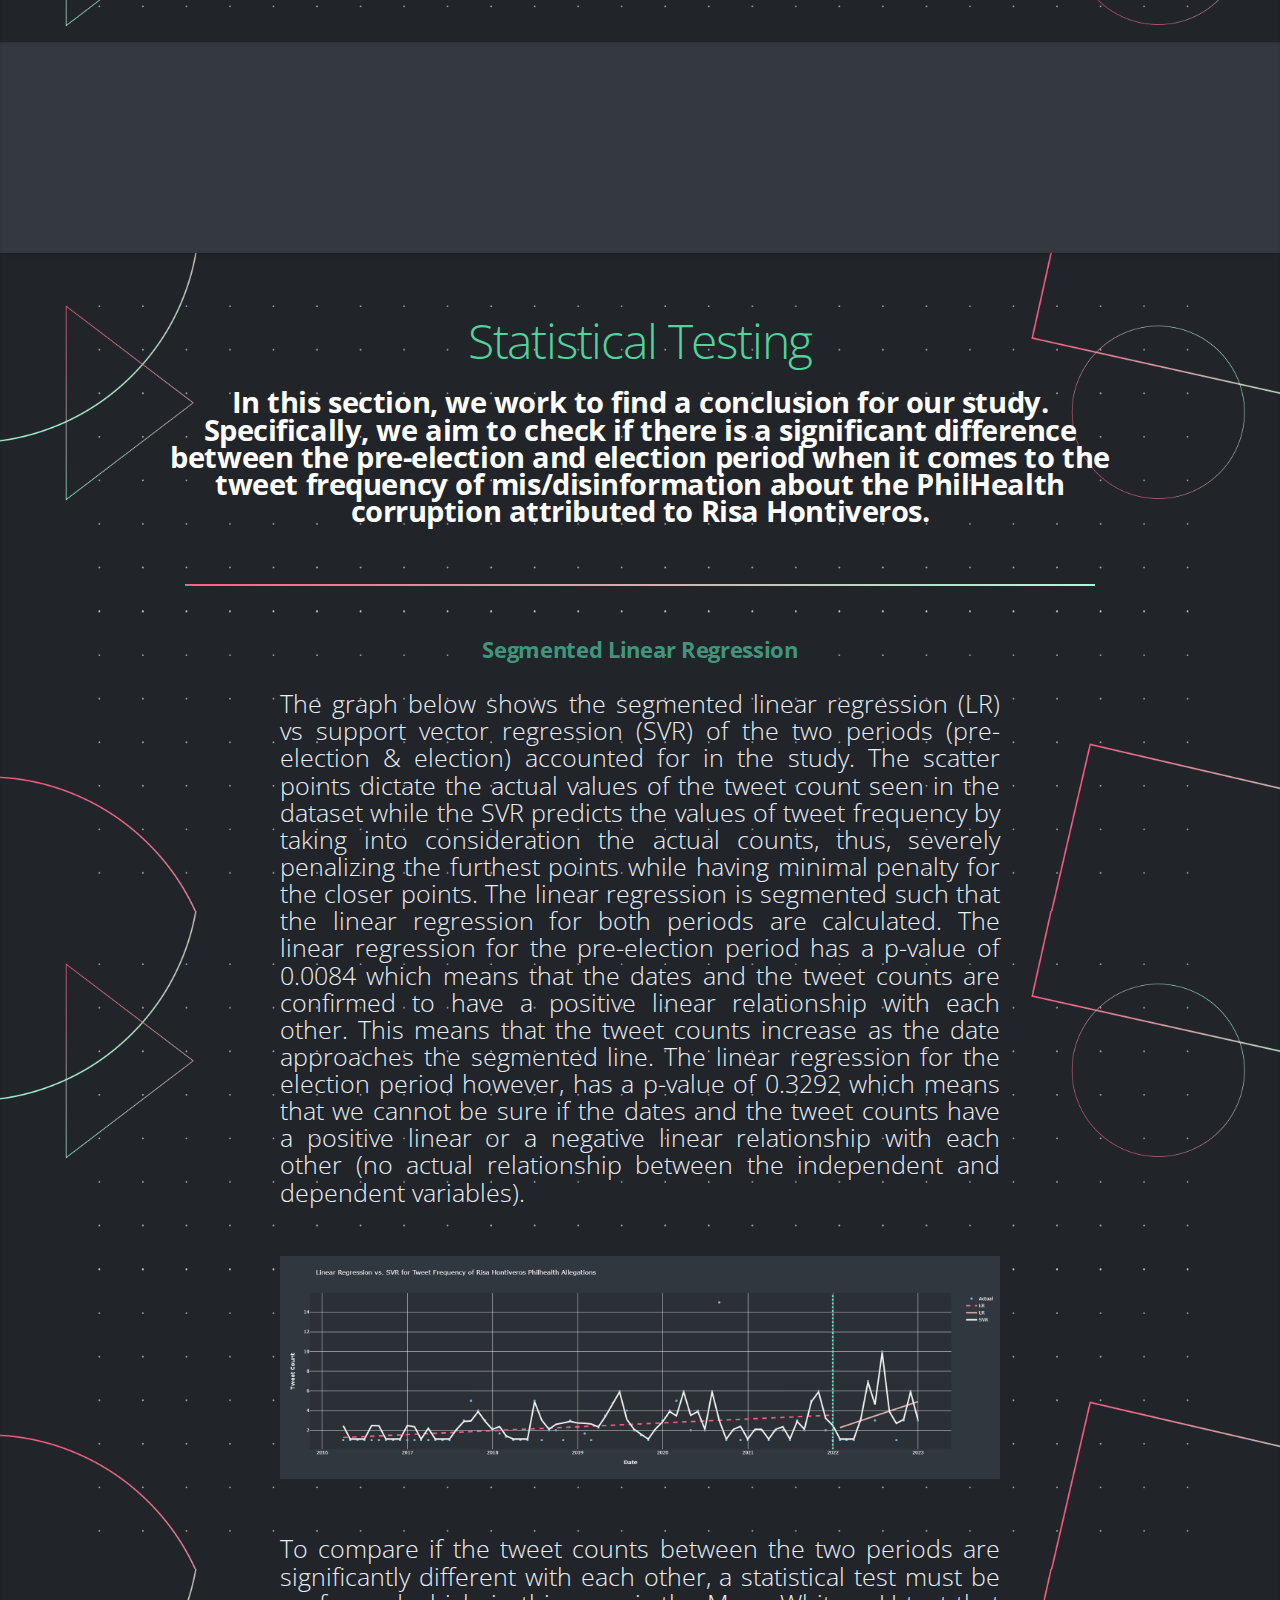
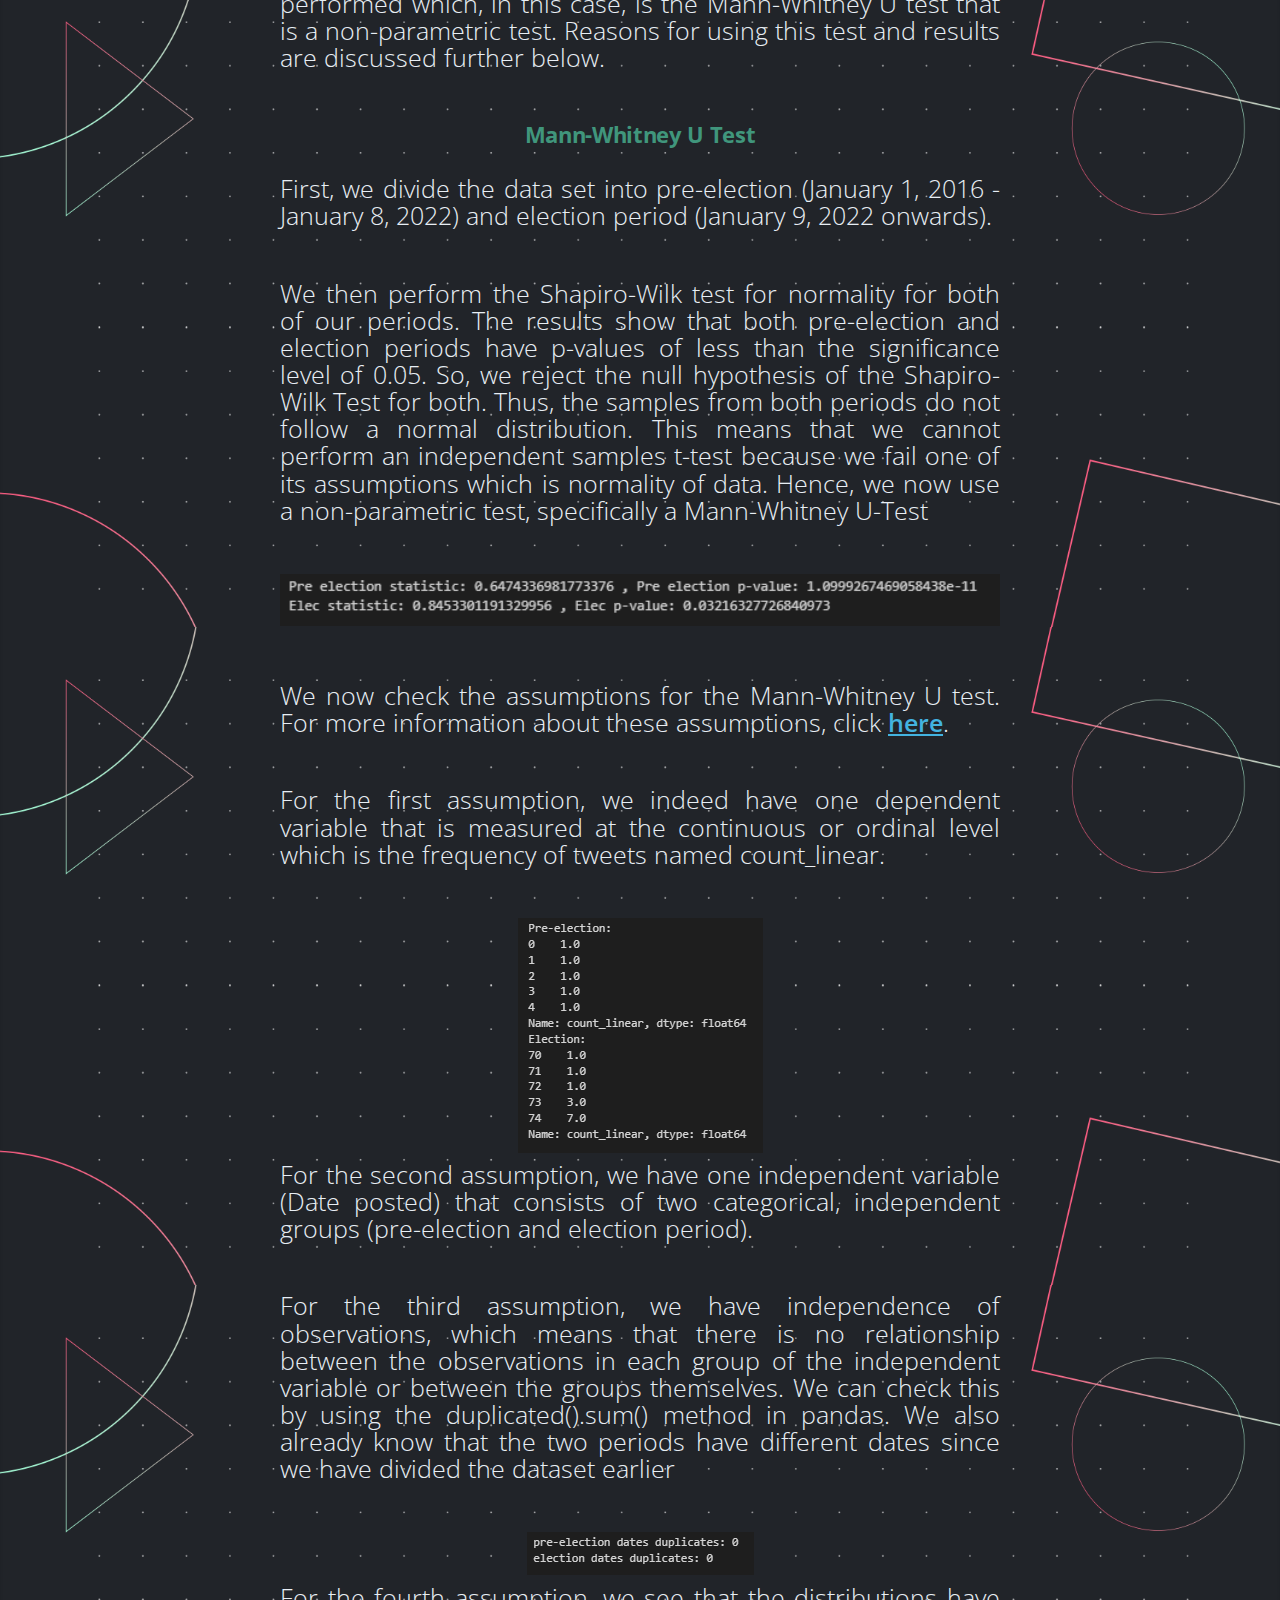
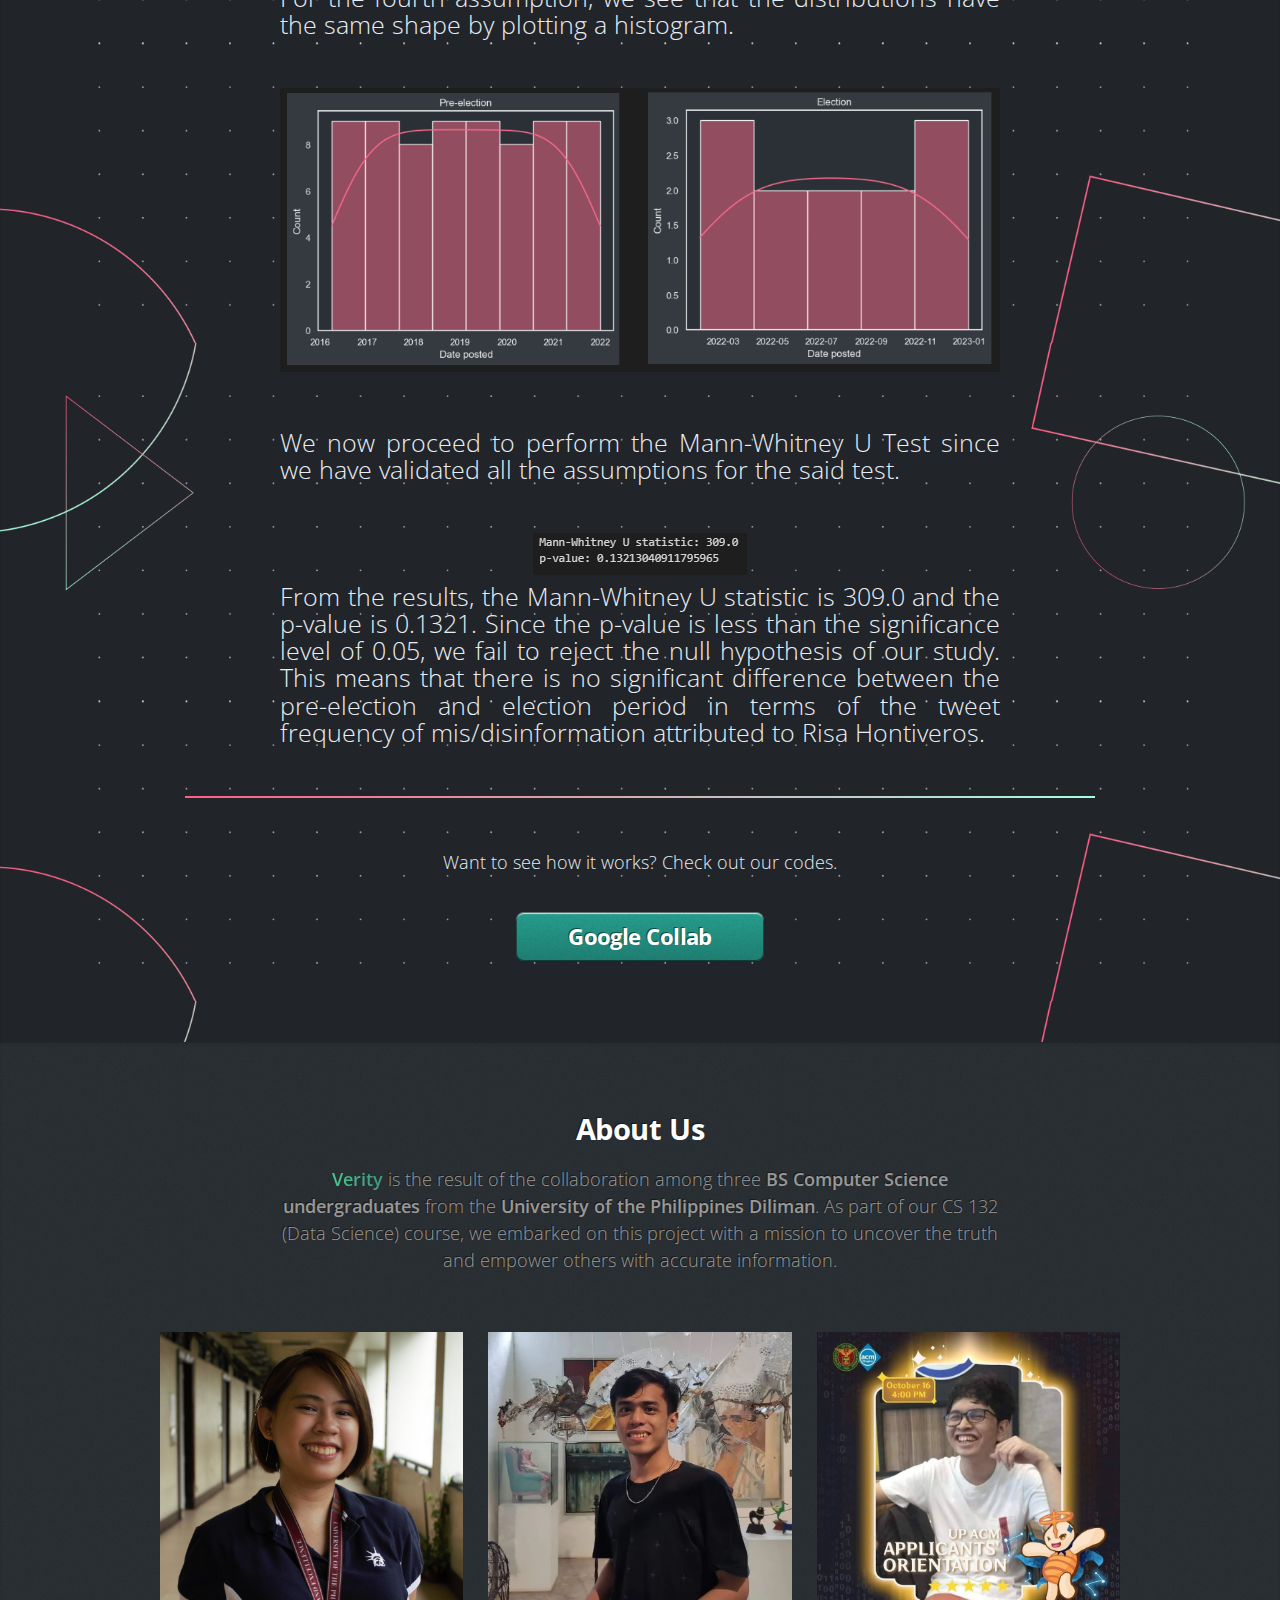
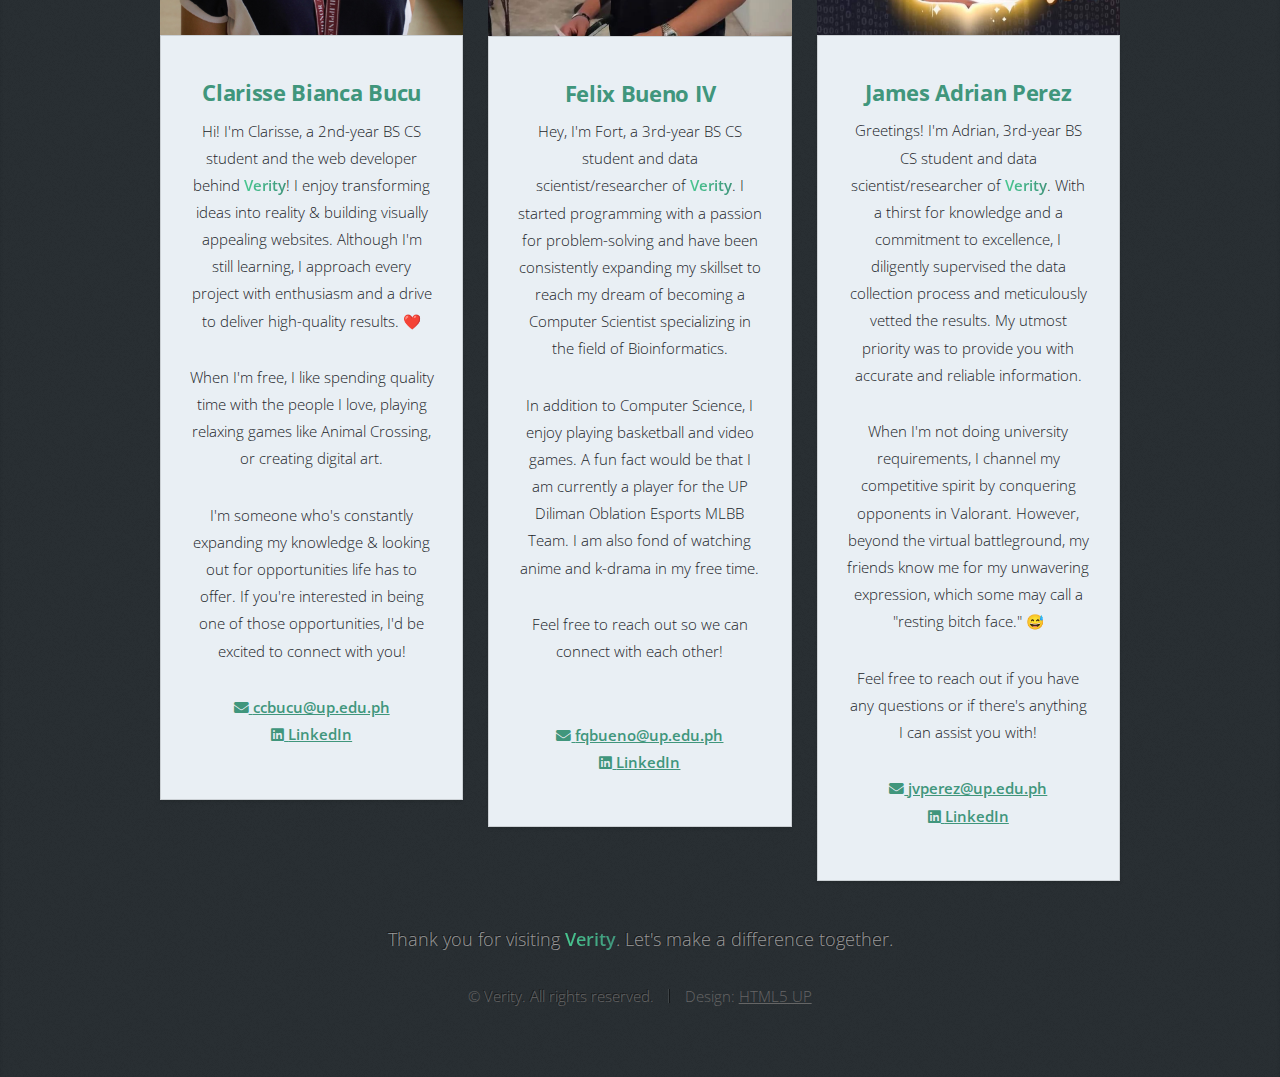
<file: methodology.html>
<!DOCTYPE HTML>
<!--
	Miniport by HTML5 UP
	html5up.net | @ajlkn
	Free for personal and commercial use under the CCA 3.0 license (html5up.net/license)
-->
<html>
	<head>
		<title>Verity Data</title>
		<meta charset="utf-8" />
		<meta name="viewport" content="width=device-width, initial-scale=1, user-scalable=no" />
		<link rel="stylesheet" href="assets/css/main.css" />
		<link rel="icon" type="image/x-icon" href="assets/icon.png" />
	</head>
	<body class="is-preload">

		<!-- Nav -->
			<nav id="nav">
				<ul class="container">
					<li><a href="index.html#home">Home</a></li>
					<li><a href="#overview">Overview</a></li>
					<li><a href="index.html#data">Data Collection</a></li>
					<li><a href="index.html#methods">Modeling</a></li>
					<li><a href="index.html#results">Results</a></li>
					<li><a href="#team">Team</a></li>
				</ul>
			</nav>

		<!-- Header -->
		<div class="header" id="home">
			<div class="container">
			  <div class="header-content">
				<div class="logo">
				  <img src="assets/icon.png" alt="">
				</div>
				<div class="text-content">
				  <h1><strong>Welcome to <span class="gradient">Verity</span>,</strong></h1>
				  <p>your source for truth in the digital age.</p>
				</div>
			  </div>
			</div>
		  </div>
		  

		<!-- Home -->
		<article id="top" class="wrapper style1" style="padding-top: 3rem; padding-bottom: 0.25rem;">
			<div class="container medium">
				<div class="paragraph-container fade-scroll delay-3s">
					<p>In a world saturated with information, it can be challenging to separate fact from fiction.
						At <stronk>Verity</stronk>, we are on a mission to <strong>combat the spread of mis/disinformation</strong> 
						and empower individuals with the tools they need to make informed decisions.
					</p>
				</div>
			</div>
		</article>		

		<!-- Overview -->
			<article id="overview" class="wrapper style2">
				<div class="container">
					<header>
						<h1>Our focus?</h1>
						<h2>The PhilHealth Corruption Allegations on Risa Hontiveros.</h2>
					</header>
					<div class="row aln-center">
						<div class="col-4 col-6-medium col-12-small">
							<section class="box style1">
								<img src="images/risa1.jpg" class="image featured">
								<h3>Background</h3>
								<p><g>As a prominent figure in the fight against corruption and staunch advocate for public welfare, 
									Senator Risa Hontiveros has been at the center of various controversies surrounding PhilHealth, 
									the national health insurance program in the Philippines.</g></p>
							</section>
						</div>
						<div class="col-4 col-6-medium col-12-small">
							<section class="box style1">
								<img src="images/risa2.jpg" class="image featured">
								<h3>Problem</h3>
								<p><g>The disinformation campaigns and falsehoods surrounding these controversies created a web of 
									misinformation on social media that greatly shaped public opinion, despite being fact-checked to
									be false by trustworthy organizations.
								</g></p>
							</section>
						</div>
						<div class="col-4 col-6-medium col-12-small">
							<section class="box style1">
								<img src="images/risa3.jpg" class="image featured">
								<h3>Solution</h3>
								<p><g>By leveraging the power of data analysis, Verity sheds light on the relationship 
									between political campaigns and the spread of mis/disinformation, potentially leading 
									to the mitigation of the impact of false information on public perception & democratic processes.</g></p>
							</section>
						</div>
						<li style="list-style: none;" class="references"> References: 
							<a href="https://verafiles.org/articles/vera-files-fact-check-online-posts-claiming-hontiveros-invol">[1]</a> 
							<a href="https://verafiles.org/articles/vera-files-fact-check-hontiveros-not-involved-p15-billion-co">[2]</a> 
							<a href="https://www.rappler.com/newsbreak/fact-check/hontiveros-never-ordered-return-misused-philhealth-funds/">[3]</a>
						</li>
					</div>
				</div>

				<div class="container medium">
					<div class="break-line"></div>
					<h2>Research Question</h2>
					<p class="research-question">Does Risa Hontiveros' running for the 2022 election affect the number of mis/disinformation attributed to her corruption allegations?</p>
				</div>
				<div class="container">
					<div class="row aln-center">
						<div class="col-4 col-6-medium col-12-small">
							<section class="box style3 fade-scroll">
								<div class="paragraph-container fade-scroll">
								<h3>Hypothesis</h3>
									<p>The amount of mis/disinformation tweets attributed to Risa Hontiveros significantly INCREASED 
										as the 2022 elections came closer.</p>
								</div>
							</section>
						</div>
						<div class="col-4 col-6-medium col-12-small">
							<section class="box style3 fade-scroll delay-1s">
								<div class="paragraph-container fade-scroll delay-1s">
								<h3>Null Hypothesis</h3>
									<p>The amount of mis/disinformation tweets attributed to Risa Hontiveros is not significantly 
										different between the election period & pre-election period.</p>
								</div>
							</section>
						</div>
						<div class="col-4 col-6-medium col-12-small">
							<section class="box style3 fade-scroll delay-2s">
								<div class="paragraph-container fade-scroll delay-2s">
								<h3>Action Plan</h3>
									<p>Analyze the trends in increase/decrease of Twitter accounts that posted mis/disinformation about 
										the corruption allegations.</p>
								</div>
							</section>
						</div>
					</div>
				</div>
			</article>


			<!--Space-->
			<article id="top" class="wrapper style1" style="padding-top: 3rem; padding-bottom: 0.25rem;">
				<div class="container medium">
					<div class="paragraph-container fade-scroll delay-3s">
						<p>As <stronk>Data Scientists</stronk>, when examining time series trends/patterns, we want to explain these changes and correlate them to 
							possible events during that time. This helps in not only possibly explaining the data but also to put <strong>importance</strong> on exploring these 
							events for future studies.
						</p>
					</div>
				</div>
			</article>

		
			<!--Methodology-->>

			<article id="event-detect" class="wrapper style2">
				<div class="container">
					<header>
						<h1>Event Detection Model</h1>
						<h2>In this section, we explore the trends on where the change points and peaks happened as well as associate possible events that caused these peaks on the twitter count </h2>
					</header>
					<div class = "container large">
						<div class="break-line"></div>
					</div>
					<div class="container medium">
						<p style = "font-family: inherit; font-size: 25px; text-align: justify;">The graph below shows both the <strong>change points and peaks</strong> along the data. The change points describes the changes on the general data such as having a mean shift or having greater standard deviation while the peaks shows the highest counts of tweets on the particular parts of the data. <br><br>
							In the graph below we can see four change points in the data wherein the first changepoint occurred because of a mean shift meaning the general mean of the data changed. This is evident since the data before this change point is around the count of 1 ~ 2. Consequently the period in this change point showed 3 peaks wherein 2 of these peaks was because of an issue with Philhealth. One of this peaks is because of a prominent tweet circulating that says COA is requesting Risa to return the 106 Million pesos given as bonuses. Another of these peaks in 2019 is the actual corruption issue in philhealth amounting to 15 Billion pesos but was somehow attributed to Risa even though she stepped out on 2015.
							The next change point is shown in 2020 and this is the start of the pandemic and the region in this change point has a high standard deviation. The peak here is because of another prominent fake news circulating stating that Risa is confirmed to have stolen 15 Million from Philhealth. Note that the supposed amount here is the 15 Billion pesos during the 2019 corruption.
							<br><br>
							This shows that there were confusion on not only who the allegations are attributed to but the amount pocketed/missing as well. We also know that Risa Hontiveros has been in the political scene for a long time now, and that she has been the target of numerous controversies and misinformation online. Even if misinformation about the PhilHealth corruptions has been debunked over and over again, people still bring it up even if events happen that does not involve PhilHealth at all. An example of this is the peak in 2022 right after the election period. People say that since Leni Robredo lost the presidential run, Risa Hontiveros is now the only representative of the "dilawan" in the government and with this the PhilHealth misinformation against her was brought up again even if there is no relationship with the two events.
							<br><br>
						</p>
						<img src = "images/peaks_change.png" class="image featured"><br><br>
						<p style = "font-family: Open Sans; font-size: 25px; text-align: justify;">
							These shows that the peaks and the change points are attributed to a real life event and a common reason for the peaks is that whenever Risa says something and/or Philhealth has an issue it is attributed to Risa Hontiveros.
						</p>
					</div>
					<div class = "container large">
						<div class="break-line"></div>
					</div>
					<footer>
						<p>Want to see how it works? Check out our codes.</p>
						<a href="https://colab.research.google.com/drive/1-GjnSkHtRfmRViiTFkgBUzMER3nfL77g?usp=sharing" target="_blank" class="button large scrolly">Google Collab</a>
					</footer>	
				</div>
			</article>

			<!--Space-->
			<article id="top" class="wrapper style1" style="padding-top: 3rem; padding-bottom: 0.25rem;">
				<div class="container medium">
					<div class="paragraph-container fade-scroll delay-3s">
						<p> As Data Scientists, it is also important to reach the specific conclusion we have on our proposed hypotheses, so we need to provide this by implementing a <strong>statistical test</strong> on our data.
						</p>
					</div>
				</div>
			</article>


			<!--Statistical-->
			<article id="stat-test" class="wrapper style2">
				<div class="container">
					<header>
						<h1>Statistical Testing</h1>
						<h2>In this section, we work to find a conclusion for our study. Specifically, we aim to check if there is a significant difference between the pre-election and election period when it comes to the tweet frequency of mis/disinformation about the PhilHealth corruption attributed to Risa Hontiveros. </h2>
					</header>
					<div class = "container large">
						<div class="break-line"></div>
					</div>
					<div class="container medium">
						<p style = "font-family: inherit; font-size: 25px; text-align: justify;">
							<h3>Segmented Linear Regression</h3>
							<br>
							<p style =  "font-family: inherit; font-size: 25px; text-align: justify;">The graph below shows the segmented linear regression (LR) vs support vector regression (SVR) of the two periods (pre-election & election) accounted for in the study. The scatter points dictate the actual values of the tweet count seen in the dataset while the SVR predicts the values of tweet frequency by taking into consideration the actual counts, thus, severely penalizing the furthest points while having minimal penalty for the closer points. The linear regression is segmented such that the linear regression for both periods are calculated. The linear regression for the pre-election period has a p-value of 0.0084 which means that the dates and the tweet counts are confirmed to have a positive linear relationship with each other. This means that the tweet counts increase as the date approaches the segmented line. The linear regression for the election period however, has a p-value of 0.3292 which means that we cannot be sure if the dates and the tweet counts have a positive linear or a negative linear relationship with each other (no actual relationship between the independent and dependent variables).
							</p>
						<img src = "images/lr_svr.png" class="image featured"><br>
						<p style =  "font-family: inherit; font-size: 25px; text-align: justify;">To compare if the tweet counts between the two periods are significantly different with each other, a statistical test must be performed which, in this case, is the Mann-Whitney U test that is a non-parametric test. Reasons for using this test and results are discussed further below.</p>
					</div>
					<div class="container medium">
						<p style = "font-family: inherit; font-size: 25px; text-align: justify;">
							<h3>Mann-Whitney U Test</h3>
							<br>
							<p style =  "font-family: inherit; font-size: 25px; text-align: justify;">First, we divide the data set into pre-election (January 1, 2016 - January 8, 2022) and election period (January 9, 2022 onwards). </p>
							<p style =  "font-family: inherit; font-size: 25px; text-align: justify;">We then perform the Shapiro-Wilk test for normality for both of our periods. The results show that both pre-election and election periods have p-values of less than the significance level of 0.05. So, we reject the null hypothesis of the Shapiro-Wilk Test for both. Thus, the samples from both periods do not follow a normal distribution. This means that we cannot perform an independent samples t-test because we fail one of its assumptions which is normality of data. Hence, we now use a non-parametric test, specifically a Mann-Whitney U-Test  </p>
						<img src = "images/shapiro.PNG" class="image featured"><br>
						<p style =  "font-family: inherit; font-size: 25px; text-align: justify;">We now check the assumptions for the Mann-Whitney U test. For more information about these assumptions, click <a href="https://statistics.laerd.com/statistical-guides/mann-whitney-u-test-assumptions.php" target="_blank"><b><u>here</u></b></a>.</p>
						<p style =  "font-family: inherit; font-size: 25px; text-align: justify;">For the first assumption, we indeed have one dependent variable that is measured at the continuous or ordinal level which is the frequency of tweets named count_linear.</p>
						<img src = "images/assumption1.PNG"><br>
						<p style =  "font-family: inherit; font-size: 25px; text-align: justify;">For the second assumption, we have one independent variable (Date posted) that consists of two categorical, independent groups (pre-election and election period).</p>
						<p style =  "font-family: inherit; font-size: 25px; text-align: justify;">For the third assumption, we have independence of observations, which means that there is no relationship between the observations in each group of the independent variable or between the groups themselves. We can check this by using the duplicated().sum() method in pandas. We also already know that the two periods have different dates since we have divided the dataset earlier</p>
					    <img src = "images/assumption3.PNG"><br>
						<p style =  "font-family: inherit; font-size: 25px; text-align: justify;">For the fourth assumption, we see that the distributions have the same shape by plotting a histogram.</p>
						<img src = "images/assumption4.PNG" class="image featured"><br>
						<p style =  "font-family: inherit; font-size: 25px; text-align: justify;">We now proceed to perform the Mann-Whitney U Test since we have validated all the assumptions for the said test.</p>
						<img src = "images/mann_whitney.PNG"><br>
						<p style =  "font-family: inherit; font-size: 25px; text-align: justify;">From the results, the Mann-Whitney U statistic is 309.0 and the p-value is 0.1321. Since the p-value is less than the significance level of 0.05, we fail to reject the null hypothesis of our study. This means that there is no significant difference between the pre-election and election period in terms of the tweet frequency of mis/disinformation attributed to Risa Hontiveros.</p>
					</div>
					<div class = "container large">
						<div class="break-line"></div>
					</div>
					<footer>
						<p>Want to see how it works? Check out our codes.</p>
						<a href="https://colab.research.google.com/drive/11ud-1RXl_-JE8PO1A6vvftNpJuuQi-50?usp=sharing" target="_blank" class="button large scrolly">Google Collab</a>
					</footer>	
				</div>
			</article>

		<!-- Team -->
			<article id="team" class="wrapper style4">
				<div class="container medium">
					<header>
						<h2><sh>About Us</sh></h2>
						<p><stronk>Verity</stronk><sh> is the result of the collaboration among three <strong>BS Computer 
							Science undergraduates</strong> from the <strong>University of the Philippines 
							Diliman</strong>. As part of our CS 132 (Data Science) course, we embarked on this project 
							with a mission to uncover the truth and empower others with accurate information.</sh></p>
					</header>
				</div>
				<div class="container">
					<div class="row aln-center">
						<div class="col-4 col-6-medium col-12-small">
							<span class="image fit"><img src="images/team1.jpg" alt="" /></span>
							<section class="box style1">
								<h3>Clarisse Bianca Bucu</h3>
								<p><g>Hi! I'm Clarisse, a 2nd-year BS CS student and the web developer behind <stronk>Verity</stronk>!
									I enjoy transforming ideas into reality & building visually appealing websites. Although I'm still 
									learning, I approach every project with enthusiasm and a drive to deliver high-quality results. ❤️
								</g></p>
								<p><g>When I'm free, I like spending quality time with the people I love, playing relaxing 
									games like Animal Crossing, or creating digital art. 
								</g></p>	
								<p><g>I'm someone who's constantly expanding my knowledge & looking out for opportunities life has to 
									offer. If you're interested in being one of those opportunities, I'd be excited to connect with you!
								</g></p>
								<p>
									<li style="list-style: none;"><a href="mailto:ccbucu@up.edu.ph" style="color: #40967C;">
										<i class="fas fa-envelope"></i> <thicc>ccbucu@up.edu.ph</thicc></a></li>
									<li style="list-style: none;"><a href="https://www.linkedin.com/in/clarisse-bianca-bucu-09311124b/" 
										style="color: #40967C;"><i class="fab fa-linkedin"></i> <thicc>LinkedIn</thicc></a></li>
								</p>
							</section>
						</div>
						<div class="col-4 col-6-medium col-12-small">
							<span class="image fit"><img src="images/team2.jpg" alt="" /></span>
							<section class="box style1">
								<h3>Felix Bueno IV</h3>
								<p><g>Hey, I'm Fort, a 3rd-year BS CS student and data scientist/researcher of 
									<stronk>Verity</stronk>. I started programming with a passion for problem-solving and
									have been consistently expanding my skillset to reach my dream of becoming a Computer Scientist 
									specializing in the field of Bioinformatics.
								</g></p>
								<p><g>In addition to Computer Science, I enjoy playing basketball and video games. A fun fact would be that I am 
								currently a player for the UP Diliman Oblation Esports MLBB Team. I am also fond of watching anime and k-drama in my 
								free time.
								</g></p>
								<p><g> Feel free to reach out so we can connect with each other!<br><br></g></p>
								<p>
									<li style="list-style: none;"><a href="mailto:fqbueno@up.edu.ph" style="color: #40967C;">
										<i class="fas fa-envelope"></i> <thicc>fqbueno@up.edu.ph</thicc></a></li>
									<li style="list-style: none;"><a href="https://www.linkedin.com/in/felix-iv-bueno/" 
										style="color: #40967C;"><i class="fab fa-linkedin"></i> <thicc>LinkedIn</thicc></a></li>
								</p>
							</section>
						</div>
						<div class="col-4 col-6-medium col-12-small">
							<span class="image fit"><img src="images/team3.jpg" alt="" /></span>
							<section class="box style1">
								<h3>James Adrian Perez</h3>
								<p><g>Greetings! I'm Adrian, 3rd-year BS CS student and data scientist/researcher of <stronk>Verity</stronk>. 
									With a thirst for knowledge and a commitment to excellence, I diligently supervised 
									the data collection process and meticulously vetted the results. My utmost priority was to 
									provide you with accurate and reliable information.</g></p>
								<p><g>When I'm not doing university requirements, I channel my competitive spirit by 
									conquering opponents in Valorant. However, beyond the virtual battleground, my friends know me 
									for my unwavering expression, which some may call a "resting bitch face." 😅
								</g></p>
								<p><g> Feel free to reach out if you have any questions or if there's anything I can assist you with!</g></p>
								<p>
									<li style="list-style: none;"><a href="mailto:jvperez@up.edu.ph" style="color: #40967C;">
										<i class="fas fa-envelope"></i> <thicc>jvperez@up.edu.ph</thicc></a></li>
									<li style="list-style: none;"><a href="https://www.linkedin.com/in/clarisse-bianca-bucu-09311124b/" 
										style="color: #40967C;"><i class="fab fa-linkedin"></i> <thicc>LinkedIn</thicc></a></li>
								</p>
							</section>
						</div>
					</div>
				</div>
				<div class="container medium">
					<footer>
						<p><sh>Thank you for visiting </sh><stronk>Verity</stronk><sh>. Let's make a difference together.</sh></p>
						<ul id="copyright">
							<li>&copy; <sh>Verity. All rights reserved.</li><li>Design: <a href="http://html5up.net">HTML5 UP</sh></a></li>
						</ul>
					</footer>
				</div>
			</article>

		<!-- Scripts -->
			<script src="assets/js/jquery.min.js"></script>
			<script src="assets/js/jquery.scrolly.min.js"></script>
			<script src="assets/js/browser.min.js"></script>
			<script src="assets/js/breakpoints.min.js"></script>
			<script src="assets/js/util.js"></script>
			<script src="assets/js/main.js"></script>

	</body>
</html>
</file>
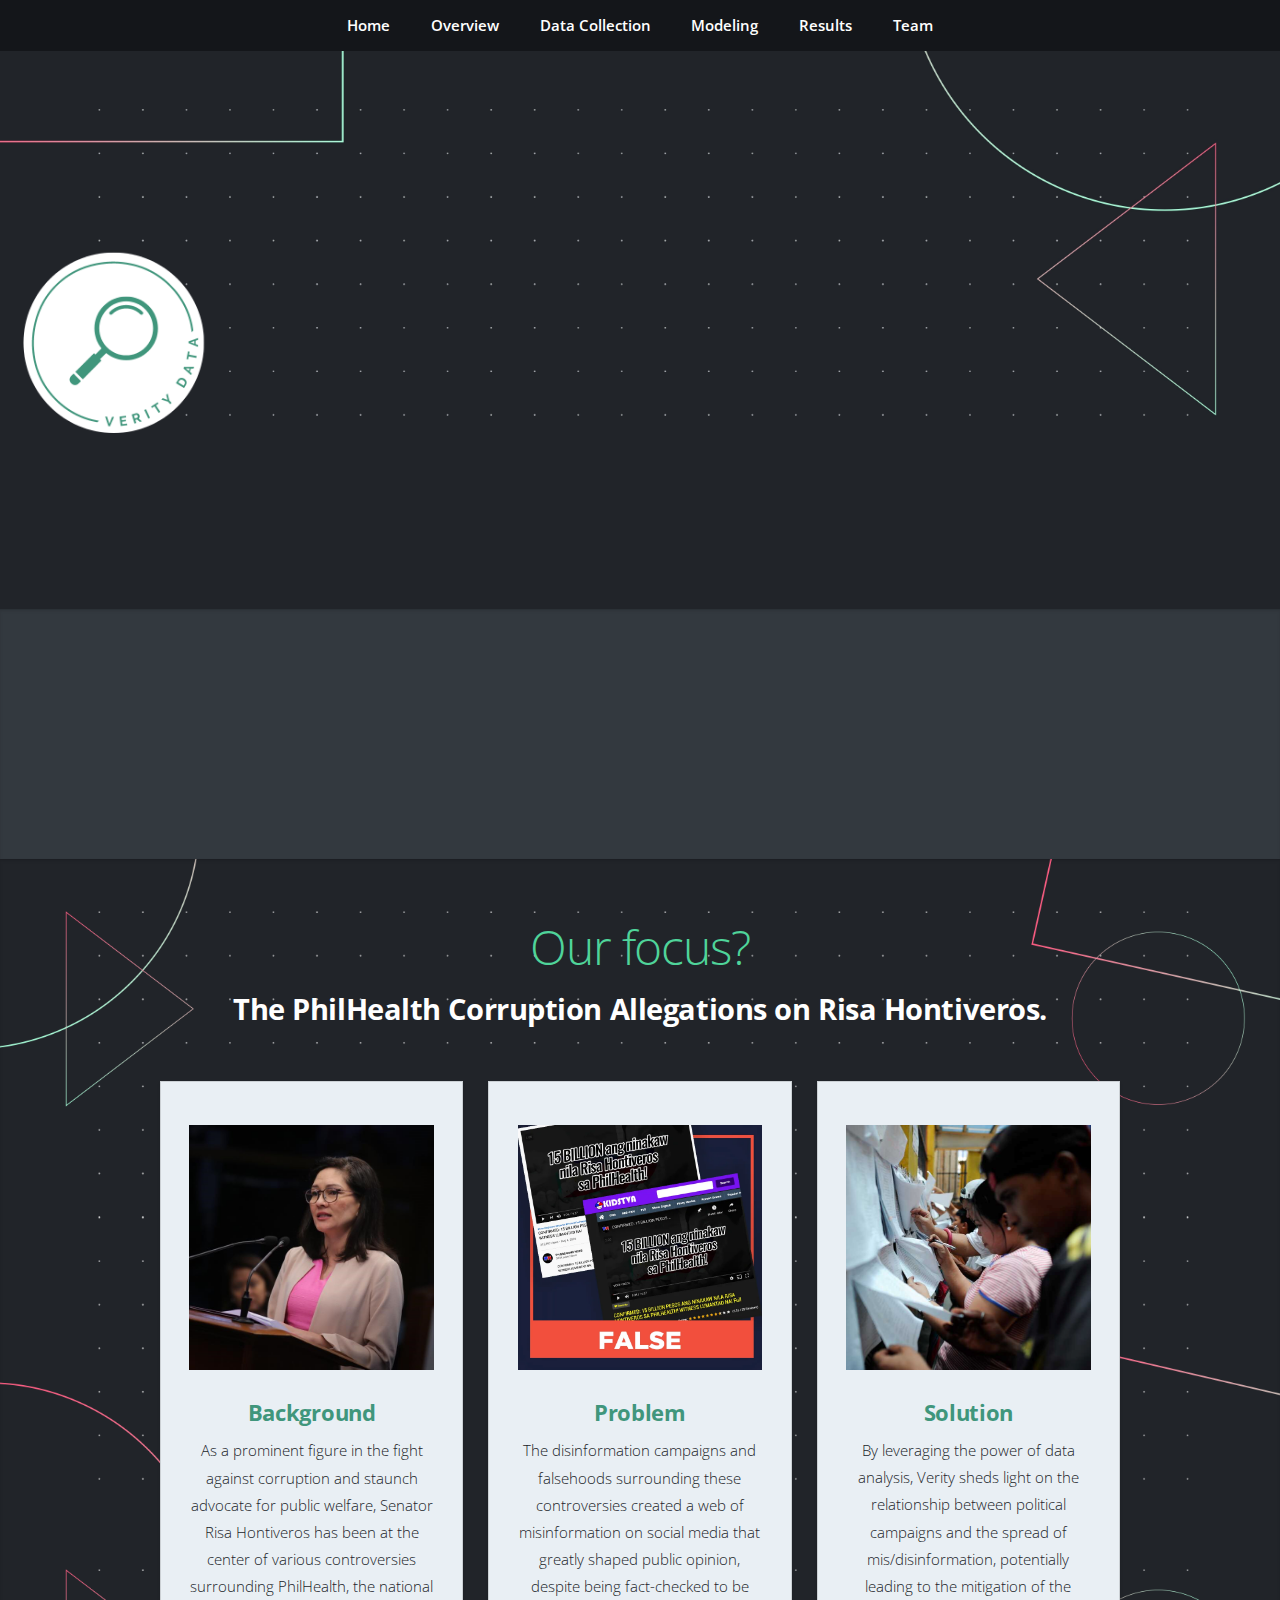
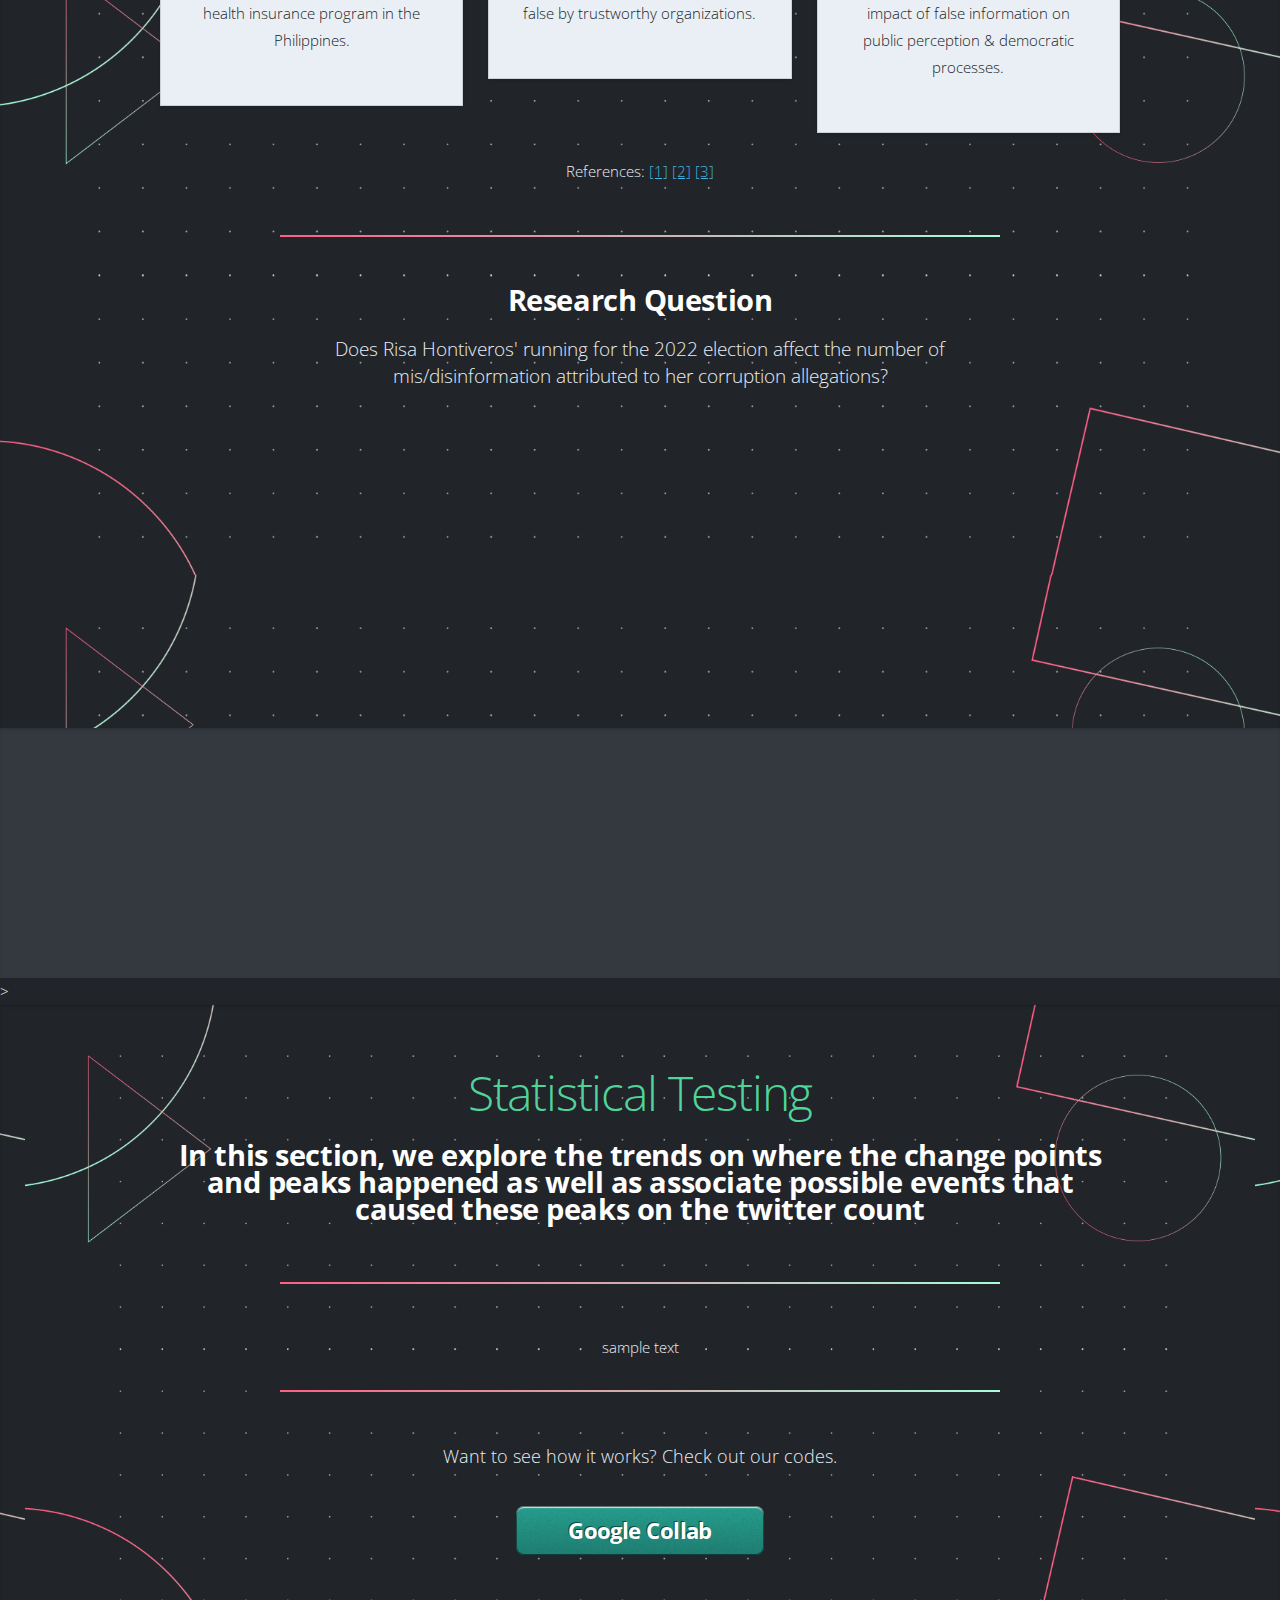
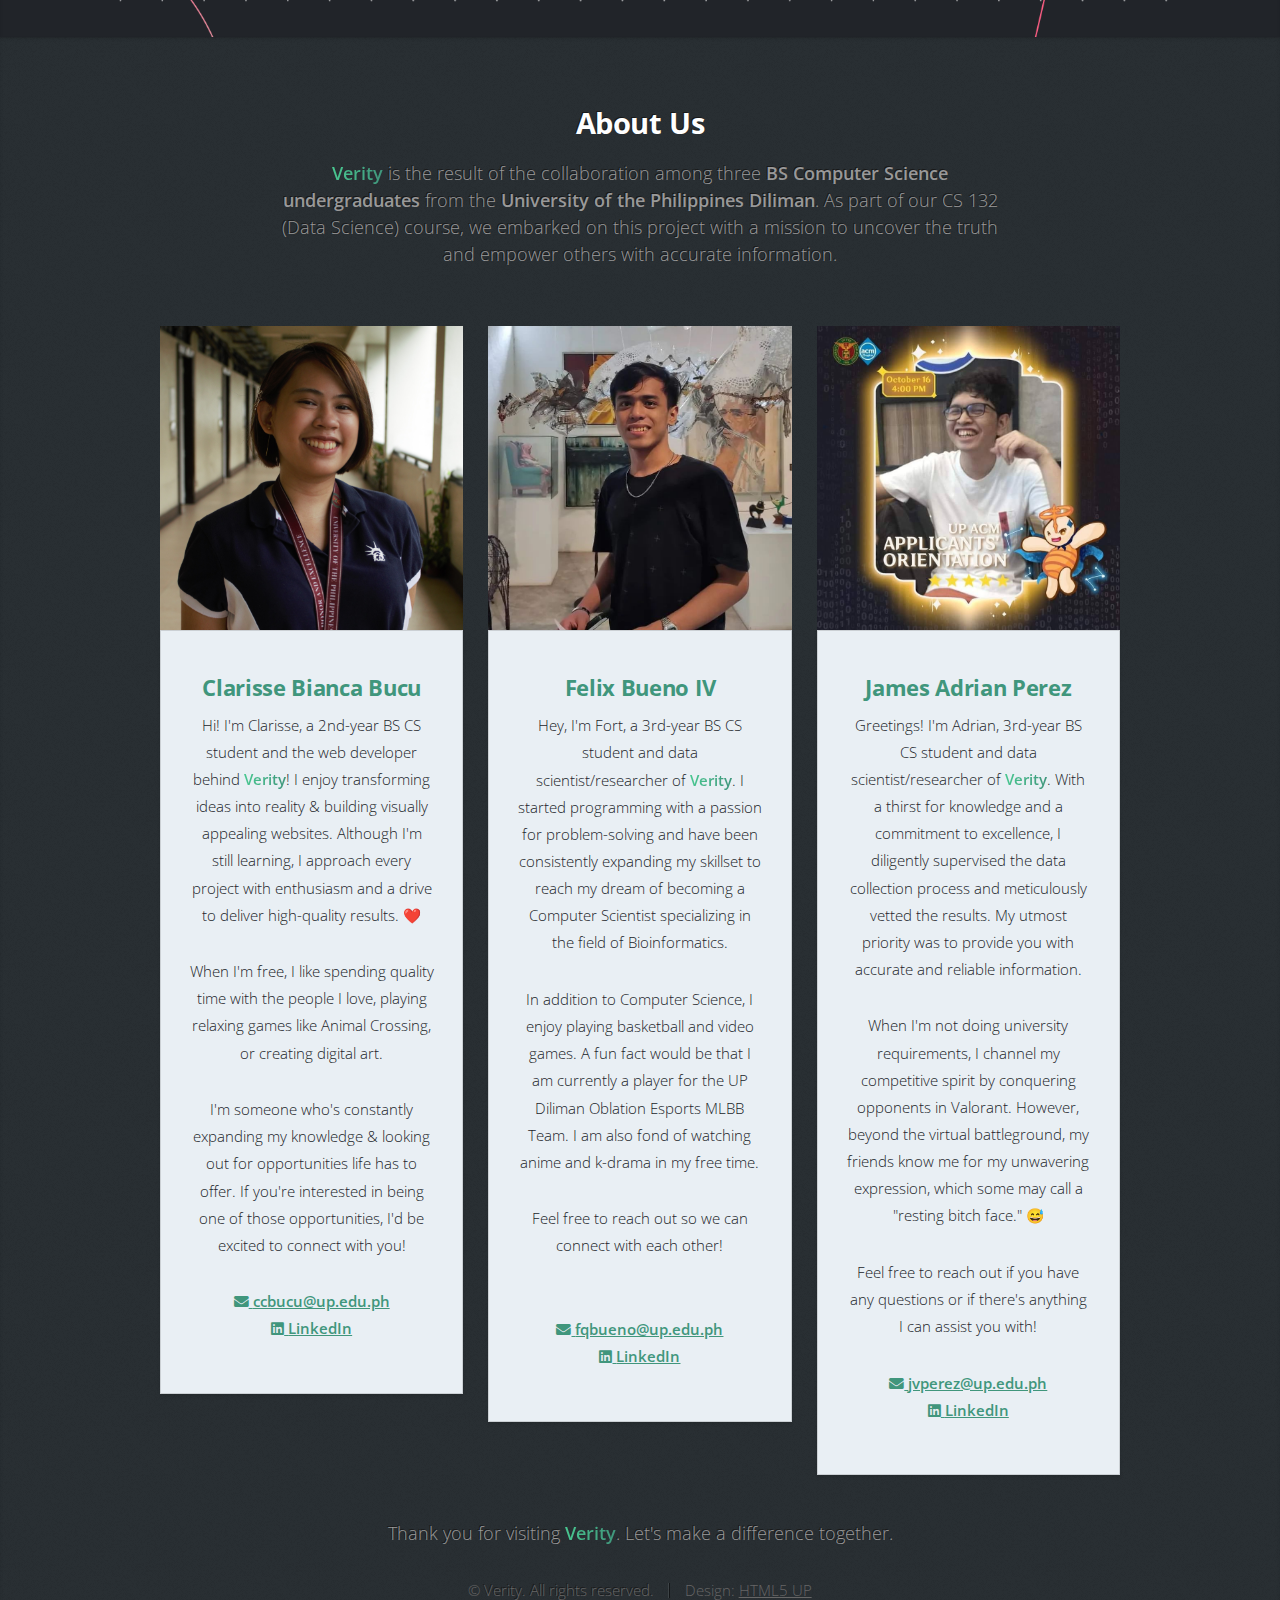
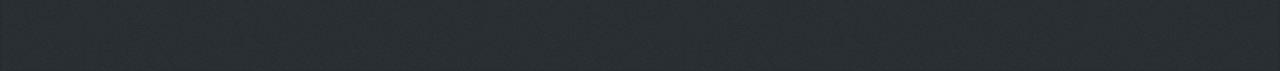
<file: stat_test.html>
<!DOCTYPE HTML>
<!--
	Miniport by HTML5 UP
	html5up.net | @ajlkn
	Free for personal and commercial use under the CCA 3.0 license (html5up.net/license)
-->
<html>
	<head>
		<title>Verity Data</title>
		<meta charset="utf-8" />
		<meta name="viewport" content="width=device-width, initial-scale=1, user-scalable=no" />
		<link rel="stylesheet" href="assets/css/main.css" />
		<link rel="icon" type="image/x-icon" href="assets/icon.png" />
	</head>
	<body class="is-preload">

		<!-- Nav -->
			<nav id="nav">
				<ul class="container">
					<li><a href="index.html#home">Home</a></li>
					<li><a href="#overview">Overview</a></li>
					<li><a href="index.html#data">Data Collection</a></li>
					<li><a href="index.html#methods">Modeling</a></li>
					<li><a href="index.html#results">Results</a></li>
					<li><a href="#team">Team</a></li>
				</ul>
			</nav>

		<!-- Header -->
		<div class="header" id="home">
			<div class="container">
			  <div class="header-content">
				<div class="logo">
				  <img src="assets/icon.png" alt="">
				</div>
				<div class="text-content">
				  <h1><strong>Welcome to <span class="gradient">Verity</span>,</strong></h1>
				  <p>your source for truth in the digital age.</p>
				</div>
			  </div>
			</div>
		  </div>
		  

		<!-- Home -->
		<article id="top" class="wrapper style1" style="padding-top: 3rem; padding-bottom: 0.25rem;">
			<div class="container medium">
				<div class="paragraph-container fade-scroll delay-3s">
					<p>In a world saturated with information, it can be challenging to separate fact from fiction.
						At <stronk>Verity</stronk>, we are on a mission to <strong>combat the spread of mis/disinformation</strong> 
						and empower individuals with the tools they need to make informed decisions.
					</p>
				</div>
			</div>
		</article>		

		<!-- Overview -->
			<article id="overview" class="wrapper style2">
				<div class="container">
					<header>
						<h1>Our focus?</h1>
						<h2>The PhilHealth Corruption Allegations on Risa Hontiveros.</h2>
					</header>
					<div class="row aln-center">
						<div class="col-4 col-6-medium col-12-small">
							<section class="box style1">
								<img src="images/risa1.jpg" class="image featured">
								<h3>Background</h3>
								<p><g>As a prominent figure in the fight against corruption and staunch advocate for public welfare, 
									Senator Risa Hontiveros has been at the center of various controversies surrounding PhilHealth, 
									the national health insurance program in the Philippines.</g></p>
							</section>
						</div>
						<div class="col-4 col-6-medium col-12-small">
							<section class="box style1">
								<img src="images/risa2.jpg" class="image featured">
								<h3>Problem</h3>
								<p><g>The disinformation campaigns and falsehoods surrounding these controversies created a web of 
									misinformation on social media that greatly shaped public opinion, despite being fact-checked to
									be false by trustworthy organizations.
								</g></p>
							</section>
						</div>
						<div class="col-4 col-6-medium col-12-small">
							<section class="box style1">
								<img src="images/risa3.jpg" class="image featured">
								<h3>Solution</h3>
								<p><g>By leveraging the power of data analysis, Verity sheds light on the relationship 
									between political campaigns and the spread of mis/disinformation, potentially leading 
									to the mitigation of the impact of false information on public perception & democratic processes.</g></p>
							</section>
						</div>
						<li style="list-style: none;" class="references"> References: 
							<a href="https://verafiles.org/articles/vera-files-fact-check-online-posts-claiming-hontiveros-invol">[1]</a> 
							<a href="https://verafiles.org/articles/vera-files-fact-check-hontiveros-not-involved-p15-billion-co">[2]</a> 
							<a href="https://www.rappler.com/newsbreak/fact-check/hontiveros-never-ordered-return-misused-philhealth-funds/">[3]</a>
						</li>
					</div>
				</div>

				<div class="container medium">
					<div class="break-line"></div>
					<h2>Research Question</h2>
					<p class="research-question">Does Risa Hontiveros' running for the 2022 election affect the number of mis/disinformation attributed to her corruption allegations?</p>
				</div>
				<div class="container">
					<div class="row aln-center">
						<div class="col-4 col-6-medium col-12-small">
							<section class="box style3 fade-scroll">
								<div class="paragraph-container fade-scroll">
								<h3>Hypothesis</h3>
									<p>The amount of mis/disinformation tweets attributed to Risa Hontiveros significantly INCREASED 
										as the 2022 elections came closer.</p>
								</div>
							</section>
						</div>
						<div class="col-4 col-6-medium col-12-small">
							<section class="box style3 fade-scroll delay-1s">
								<div class="paragraph-container fade-scroll delay-1s">
								<h3>Null Hypothesis</h3>
									<p>The amount of mis/disinformation tweets attributed to Risa Hontiveros is not significantly 
										different between the election period & pre-election period.</p>
								</div>
							</section>
						</div>
						<div class="col-4 col-6-medium col-12-small">
							<section class="box style3 fade-scroll delay-2s">
								<div class="paragraph-container fade-scroll delay-2s">
								<h3>Action Plan</h3>
									<p>Analyze the trends in increase/decrease of Twitter accounts that posted mis/disinformation about 
										the corruption allegations.</p>
								</div>
							</section>
						</div>
					</div>
				</div>
			</article>


			<!--Space-->
			<article id="top" class="wrapper style1" style="padding-top: 3rem; padding-bottom: 0.25rem;">
				<div class="container medium">
					<div class="paragraph-container fade-scroll delay-3s">
						<p>As <stronk>Data Scientists</stronk>, when examining time series trends/patterns, we want to explain these changes and correlate them to 
							possible events during that time. This helps in not only possibly explaining the data but also to put <strong>importance</strong> on exploring these 
							events for future studies.
						</p>
					</div>
				</div>
			</article>

		
			<!--Methodology-->>

			<article id="event-detect" class="wrapper style2">
				<div class="container">
					<header>
						<h1>Statistical Testing</h1>
						<h2>In this section, we explore the trends on where the change points and peaks happened as well as associate possible events that caused these peaks on the twitter count </h2>
					</header>
					<div class="container medium">
						<div class="break-line"></div>
						<p>sample text</p>
						<div class="break-line"></div>
					</div>
					<footer>
						<p>Want to see how it works? Check out our codes.</p>
						<a href="#" class="button large scrolly">Google Collab</a>
					</footer>	
				</div>
			</article>



		<!-- Team -->
			<article id="team" class="wrapper style4">
				<div class="container medium">
					<header>
						<h2><sh>About Us</sh></h2>
						<p><stronk>Verity</stronk><sh> is the result of the collaboration among three <strong>BS Computer 
							Science undergraduates</strong> from the <strong>University of the Philippines 
							Diliman</strong>. As part of our CS 132 (Data Science) course, we embarked on this project 
							with a mission to uncover the truth and empower others with accurate information.</sh></p>
					</header>
				</div>
				<div class="container">
					<div class="row aln-center">
						<div class="col-4 col-6-medium col-12-small">
							<span class="image fit"><img src="images/team1.jpg" alt="" /></span>
							<section class="box style1">
								<h3>Clarisse Bianca Bucu</h3>
								<p><g>Hi! I'm Clarisse, a 2nd-year BS CS student and the web developer behind <stronk>Verity</stronk>!
									I enjoy transforming ideas into reality & building visually appealing websites. Although I'm still 
									learning, I approach every project with enthusiasm and a drive to deliver high-quality results. ❤️
								</g></p>
								<p><g>When I'm free, I like spending quality time with the people I love, playing relaxing 
									games like Animal Crossing, or creating digital art. 
								</g></p>	
								<p><g>I'm someone who's constantly expanding my knowledge & looking out for opportunities life has to 
									offer. If you're interested in being one of those opportunities, I'd be excited to connect with you!
								</g></p>
								<p>
									<li style="list-style: none;"><a href="mailto:ccbucu@up.edu.ph" style="color: #40967C;">
										<i class="fas fa-envelope"></i> <thicc>ccbucu@up.edu.ph</thicc></a></li>
									<li style="list-style: none;"><a href="https://www.linkedin.com/in/clarisse-bianca-bucu-09311124b/" 
										style="color: #40967C;"><i class="fab fa-linkedin"></i> <thicc>LinkedIn</thicc></a></li>
								</p>
							</section>
						</div>
						<div class="col-4 col-6-medium col-12-small">
							<span class="image fit"><img src="images/team2.jpg" alt="" /></span>
							<section class="box style1">
								<h3>Felix Bueno IV</h3>
								<p><g>Hey, I'm Fort, a 3rd-year BS CS student and data scientist/researcher of 
									<stronk>Verity</stronk>. I started programming with a passion for problem-solving and
									have been consistently expanding my skillset to reach my dream of becoming a Computer Scientist 
									specializing in the field of Bioinformatics.
								</g></p>
								<p><g>In addition to Computer Science, I enjoy playing basketball and video games. A fun fact would be that I am 
								currently a player for the UP Diliman Oblation Esports MLBB Team. I am also fond of watching anime and k-drama in my 
								free time.
								</g></p>
								<p><g> Feel free to reach out so we can connect with each other!<br><br></g></p>
								<p>
									<li style="list-style: none;"><a href="mailto:fqbueno@up.edu.ph" style="color: #40967C;">
										<i class="fas fa-envelope"></i> <thicc>fqbueno@up.edu.ph</thicc></a></li>
									<li style="list-style: none;"><a href="https://www.linkedin.com/in/felix-iv-bueno/" 
										style="color: #40967C;"><i class="fab fa-linkedin"></i> <thicc>LinkedIn</thicc></a></li>
								</p>
							</section>
						</div>
						<div class="col-4 col-6-medium col-12-small">
							<span class="image fit"><img src="images/team3.jpg" alt="" /></span>
							<section class="box style1">
								<h3>James Adrian Perez</h3>
								<p><g>Greetings! I'm Adrian, 3rd-year BS CS student and data scientist/researcher of <stronk>Verity</stronk>. 
									With a thirst for knowledge and a commitment to excellence, I diligently supervised 
									the data collection process and meticulously vetted the results. My utmost priority was to 
									provide you with accurate and reliable information.</g></p>
								<p><g>When I'm not doing university requirements, I channel my competitive spirit by 
									conquering opponents in Valorant. However, beyond the virtual battleground, my friends know me 
									for my unwavering expression, which some may call a "resting bitch face." 😅
								</g></p>
								<p><g> Feel free to reach out if you have any questions or if there's anything I can assist you with!</g></p>
								<p>
									<li style="list-style: none;"><a href="mailto:jvperez@up.edu.ph" style="color: #40967C;">
										<i class="fas fa-envelope"></i> <thicc>jvperez@up.edu.ph</thicc></a></li>
									<li style="list-style: none;"><a href="https://www.linkedin.com/in/clarisse-bianca-bucu-09311124b/" 
										style="color: #40967C;"><i class="fab fa-linkedin"></i> <thicc>LinkedIn</thicc></a></li>
								</p>
							</section>
						</div>
					</div>
				</div>
				<div class="container medium">
					<footer>
						<p><sh>Thank you for visiting </sh><stronk>Verity</stronk><sh>. Let's make a difference together.</sh></p>
						<ul id="copyright">
							<li>&copy; <sh>Verity. All rights reserved.</li><li>Design: <a href="http://html5up.net">HTML5 UP</sh></a></li>
						</ul>
					</footer>
				</div>
			</article>

		<!-- Scripts -->
			<script src="assets/js/jquery.min.js"></script>
			<script src="assets/js/jquery.scrolly.min.js"></script>
			<script src="assets/js/browser.min.js"></script>
			<script src="assets/js/breakpoints.min.js"></script>
			<script src="assets/js/util.js"></script>
			<script src="assets/js/main.js"></script>

	</body>
</html>
</file>
<file: assets/css/main.css>
@import url("https://fonts.googleapis.com/css?family=Open+Sans:300,300italic,600,600italic,700");
@import url("fontawesome-all.min.css");

/*
	Miniport by HTML5 UP
	html5up.net | @ajlkn
	Free for personal and commercial use under the CCA 3.0 license (html5up.net/license)
*/

html, body, div, span, applet, object,
iframe, h1, h2, h3, h4, h5, h6, p, blockquote,
pre, a, abbr, acronym, address, big, cite,
code, del, dfn, em, img, ins, kbd, q, s, samp,
small, strike, strong, sub, sup, tt, var, b,
u, i, center, dl, dt, dd, ol, ul, li, fieldset,
form, label, legend, table, caption, tbody,
tfoot, thead, tr, th, td, article, aside,
canvas, details, embed, figure, figcaption,
footer, header, hgroup, menu, nav, output, ruby,
section, summary, time, mark, audio, video {
	margin: 0;
	padding: 0;
	border: 0;
	font-size: 100%;
	font: inherit;
	vertical-align: baseline;}

article, aside, details, figcaption, figure,
footer, header, hgroup, menu, nav, section {
	display: block;}

body {
	line-height: 1;
	background-color: #212429;
}

.header {
	position: relative;
	width: 100%;
	height: 62vh;
	background-image: url("images/home-bg.jpg");
	background-size: contain;
	background-repeat: no-repeat;
	background-position: top center;
	display: flex;
	align-items: center;
	padding-top: 30px;
  }
  
  .header .container {
	display: flex;
	justify-content: center;
	align-items: center;
	margin-left: 0px;
  }
  
  .header .header-content {
	display: flex;
	align-items: center;
  }
  
  .header .logo {
	height: 100%;
	margin-right: 20px;
  }
  
  .header .logo img {
	height: 100%;
	max-height: 230px; /* Adjust the max height as needed */
	width: auto;
	animation: flipLogo 6s infinite;
  	transform-style: preserve-3d;
  }
  
  .header .text-content {
	display: flex;
	flex-direction: column;
	animation: panInLeft 1s forwards;
	animation-delay: 0.5s;
  	opacity: 0;
  	transform: translateX(-100%);
  }
  
  .header .text-content h1 {
	font-size: 80px; /* Adjust the font size as needed */
	margin: 0;
	margin-bottom: 37px;
  }
  
  .header .text-content p {
	font-size: 41px; /* Adjust the font size as needed */
	margin: 0;
  }

.fade-in {
	animation: fadeIn 1s ease-in-out forwards;
}

.pan-in-left {
	animation: panInLeft 1s forwards;
}

.pan-in-right {
	animation: panInRight 1s forwards;
}

.delay-1s {
	animation-delay: 0.5s;
}
  
.delay-2s {
	animation-delay: 1s;
}

.delay-3s {
	animation-delay: 1.5s;
}

.image-container {
    overflow: hidden;
  }
  
  .image-container img {
    transition: transform 0.3s;
  }
  
  .image-container:hover img {
    transform: scale(1.2);
  }

.gradient {
	background: linear-gradient(to right, #4fd49a, #3a8b73);
	-webkit-background-clip: text;
	-webkit-text-fill-color: transparent;
	position: relative;
}

.underlinep {
    display: inline-block;
    position: relative;
  }
  .underlinep::after {
    content: '';
    position: absolute;
    left: 0;
    bottom: -2px;
    width: 0;
    height: 2px;
	background-color: #FF95AE;
    transition: width 0.3s ease-out;
  }
  .underlinep:hover::after {
    width: 100%;
  }

  .underlineg {
    display: inline-block;
    position: relative;
  }
  .underlineg::after {
    content: '';
    position: absolute;
    left: 0;
    bottom: -2px;
    width: 0;
    height: 2px;
	background-color: #48c790;
    transition: width 0.3s ease-out;
  }
  .underlineg:hover::after {
    width: 100%;
  }


@keyframes panInLeft {
	0% {
	  opacity: 0;
	  transform: translateX(-30%);
	}
	100% {
	  opacity: 1;
	  transform: translateX(0);
	}
}

@keyframes panInRight {
	0% {
	  opacity: 0;
	  transform: translateX(30%);
	}
	100% {
	  opacity: 1;
	  transform: translateX(0);
	}
}

@keyframes flipLogo {
	0%, 75% {
	  transform: perspective(800px) rotateY(0deg);
	}
	80% {
	  transform: perspective(800px) rotateY(180deg);
	}
	85%, 100% {
	  transform: perspective(800px) rotateY(360deg);
	}
  }

@keyframes fadeIn {
    from {
        opacity: 0;
        transform: translateY(20px);
    }
    to {
        opacity: 1;
        transform: translateY(0);
    }
}

.paragraph-container {
	opacity: 0; 
    position: relative;
}

.paragraph-container::before {
    content: "";
    position: absolute;
    left: -30px; /* Adjust the distance of the line from the left */
    top: 0;
    height: 100%;
    width: 6px; /* Adjust the width of the line */
    background: linear-gradient(to bottom, #FF5E84, #A5FFD9); /* Adjust the gradient colors */
}

.break-line {
	width: 100%;
	height: 2px;
	background: linear-gradient(to right, #FF5E84, #A5FFD9);
	margin-bottom: 50px;
  }  

.references {
	margin-bottom: 50px;
  }

.research-question {
	font-size: 1.3em;
	line-height: 1.4;
  }
  

ol, ul {
	list-style: none;
}

blockquote, q {
	quotes: none;
}

	blockquote:before, blockquote:after, q:before, q:after {
		content: '';
		content: none;
	}

table {
	border-collapse: collapse;
	border-spacing: 0;
}

body {
	-webkit-text-size-adjust: none;
}

mark {
	background-color: transparent;
	color: inherit;
}

input::-moz-focus-inner {
	border: 0;
	padding: 0;
}

input, select, textarea {
	-moz-appearance: none;
	-webkit-appearance: none;
	-ms-appearance: none;
	appearance: none;
}

/* Basic */

	html {
		box-sizing: border-box;
	}

	*, *:before, *:after {
		box-sizing: inherit;
	}

	body {
		padding-top: 3.5em;
	}

		body.is-preload *, body.is-preload *:before, body.is-preload *:after {
			-moz-animation: none !important;
			-webkit-animation: none !important;
			-ms-animation: none !important;
			animation: none !important;
			-moz-transition: none !important;
			-webkit-transition: none !important;
			-ms-transition: none !important;
			transition: none !important;
		}

	body, input, textarea, select {
		font-family: 'Open Sans', sans-serif;
		line-height: 1.85em;
		color: #E8EEF4;
		font-weight: 300;
		font-size: 13pt;
	}

	a {
		-moz-transition: color .2s ease-in-out;
		-webkit-transition: color .2s ease-in-out;
		-ms-transition: color .2s ease-in-out;
		transition: color .2s ease-in-out;
		color: #43B3E0;
		text-decoration: underline;
	}

		a:hover {
			color: #d86882 !important;
		}

		a img {
			border: 0;
		}

	b, strong {
		font-weight: 600;
	}

	thicc {
		font-weight: 600;
	}

	g {
		color: #212429;
	}

	sh {
		text-shadow: -1px -1px 0px #181818;
	}

	stronk {
		font-weight: 602;
		background: linear-gradient(to right, #48c790, #40967C);
		-webkit-background-clip: text;
		-webkit-text-fill-color: transparent;
		position: relative;
	}

	white {
		color: #F8F8F8;
		letter-spacing: 0.6px;
	}

	green {
		color: #48c790;
	}

	pink {
		color: #FF95AE;
	}

	i, em {
		font-style: italic;
	}

	sub {
		position: relative;
		top: 0.5em;
		font-size: 0.8em;
	}

	sup {
		position: relative;
		top: -0.5em;
		font-size: 0.8em;
	}

	blockquote {
		border-left: solid 0.75em #eee;
		padding: 1em 0 1em 1.5em;
		font-style: italic;
	}

	h1 {
		margin: 0 0 0.75em 0;
		color: #4fd49a;
	}

	h3 {
		color: #40967C;
	}

	h2, h4, h5, h6 {
		color: #FFFFFF;
		margin: 0 0 0.75em 0;
	}

	h1 a, h2 a, h3 a, h4 a, h5 a, h6 a {
		text-decoration: none;
		color: inherit;
	}

	h2, h3, h4, h5, h6 {
		font-weight: 700;
	}

	h1 {
		font-size: 3.25em;
		letter-spacing: -0.025em;
		font-weight: 300;
	}

		h1 strong {
			font-weight: 700;
		}

	h2 {
		font-size: 2em;
		letter-spacing: -0.015em;
	}

	h3 {
		font-size: 1.5em;
		letter-spacing: -0.015em;
	}

	h4 {
		color: #3c8871;
		font-size: 1.3em;
		letter-spacing: -0.015em;
	}

	em, i {
		font-style: italic;
	}

	br.clear {
		clear: both;
	}

	hr {
		border: 0;
		border-top: solid 1px #444;
		border-top-color: rgba(0, 0, 0, 0.35);
		box-shadow: 0px 1px 0px 0px rgba(255, 255, 255, 0.1);
		height: 1px;
		margin: 3em 0;
	}

	p, ul, ol, dl, table {
		margin-bottom: 2em;
	}

	header {
		margin: 0 0 3em 0;
	}

		header > p {
			font-size: 1.25em;
			margin: 0;
		}

	footer {
		margin: 3em 0 0 0;
	}

		footer > p {
			font-size: 1.25em;
		}

/* Container */

	.container {
		margin: 0 auto;
		max-width: calc(100% - 50px);
		width: 1200px;
	}

		.container.medium {
			width: 900px;
		}

		@media screen and (max-width: 1680px) {

			.container {
				width: 1200px;
			}

				.container.medium {
					width: 900px;
				}

		}

		@media screen and (max-width: 1280px) {

			.container {
				width: 960px;
			}

				.container.medium {
					width: 720px;
				}

		}

		@media screen and (max-width: 980px) {

			.container {
				width: 100%;
			}

				.container.medium {
					width: 75%;
				}

		}

		@media screen and (max-width: 736px) {

			.container {
				width: 100%;
				max-width: calc(100% - 30px);
			}

				.container.medium {
					width: 100%;
				}

		}

/* Row */

	.row {
		display: flex;
		flex-wrap: wrap;
		box-sizing: border-box;
		align-items: stretch;
	}

		.row > * {
			box-sizing: border-box;
		}

		.row.gtr-uniform > * > :last-child {
			margin-bottom: 0;
		}

		.row.aln-left {
			justify-content: flex-start;
		}

		.row.aln-center {
			justify-content: center;
		}

		.row.aln-right {
			justify-content: flex-end;
		}

		.row.aln-top {
			align-items: flex-start;
		}

		.row.aln-middle {
			align-items: center;
		}

		.row.aln-bottom {
			align-items: flex-end;
		}

		.row > .imp {
			order: -1;
		}

		.row > .col-1 {
			width: 8.33333%;
		}

		.row > .off-1 {
			margin-left: 8.33333%;
		}

		.row > .col-2 {
			width: 16.66667%;
		}

		.row > .off-2 {
			margin-left: 16.66667%;
		}

		.row > .col-3 {
			width: 25%;
		}

		.row > .off-3 {
			margin-left: 25%;
		}

		.row > .col-4 {
			width: 33.33333%;
		}

		.row > .off-4 {
			margin-left: 33.33333%;
		}

		.row > .col-5 {
			width: 41.66667%;
		}

		.row > .off-5 {
			margin-left: 41.66667%;
		}

		.row > .col-6 {
			width: 50%;
		}

		.row > .off-6 {
			margin-left: 50%;
		}

		.row > .col-7 {
			width: 58.33333%;
		}

		.row > .off-7 {
			margin-left: 58.33333%;
		}

		.row > .col-8 {
			width: 66.66667%;
		}

		.row > .off-8 {
			margin-left: 66.66667%;
		}

		.row > .col-9 {
			width: 75%;
		}

		.row > .off-9 {
			margin-left: 75%;
		}

		.row > .col-10 {
			width: 83.33333%;
		}

		.row > .off-10 {
			margin-left: 83.33333%;
		}

		.row > .col-11 {
			width: 91.66667%;
		}

		.row > .off-11 {
			margin-left: 91.66667%;
		}

		.row > .col-12 {
			width: 100%;
		}

		.row > .off-12 {
			margin-left: 100%;
		}

		.row.gtr-0 {
			margin-top: 0px;
			margin-left: 0px;
		}

			.row.gtr-0 > * {
				padding: 0px 0 0 0px;
			}

			.row.gtr-0.gtr-uniform {
				margin-top: 0px;
			}

				.row.gtr-0.gtr-uniform > * {
					padding-top: 0px;
				}

		.row.gtr-25 {
			margin-top: -6.25px;
			margin-left: -6.25px;
		}

			.row.gtr-25 > * {
				padding: 6.25px 0 0 6.25px;
			}

			.row.gtr-25.gtr-uniform {
				margin-top: -6.25px;
			}

				.row.gtr-25.gtr-uniform > * {
					padding-top: 6.25px;
				}

		.row.gtr-50 {
			margin-top: -12.5px;
			margin-left: -12.5px;
		}

			.row.gtr-50 > * {
				padding: 12.5px 0 0 12.5px;
			}

			.row.gtr-50.gtr-uniform {
				margin-top: -12.5px;
			}

				.row.gtr-50.gtr-uniform > * {
					padding-top: 12.5px;
				}

		.row {
			margin-top: -25px;
			margin-left: -25px;
		}

			.row > * {
				padding: 25px 0 0 25px;
			}

			.row.gtr-uniform {
				margin-top: -25px;
			}

				.row.gtr-uniform > * {
					padding-top: 25px;
				}

		.row.gtr-150 {
			margin-top: -37.5px;
			margin-left: -37.5px;
		}

			.row.gtr-150 > * {
				padding: 37.5px 0 0 37.5px;
			}

			.row.gtr-150.gtr-uniform {
				margin-top: -37.5px;
			}

				.row.gtr-150.gtr-uniform > * {
					padding-top: 37.5px;
				}

		.row.gtr-200 {
			margin-top: -50px;
			margin-left: -50px;
		}

			.row.gtr-200 > * {
				padding: 50px 0 0 50px;
			}

			.row.gtr-200.gtr-uniform {
				margin-top: -50px;
			}

				.row.gtr-200.gtr-uniform > * {
					padding-top: 50px;
				}

		@media screen and (max-width: 1680px) {

			.row {
				display: flex;
				flex-wrap: wrap;
				box-sizing: border-box;
				align-items: stretch;
			}

				.row > * {
					box-sizing: border-box;
				}

				.row.gtr-uniform > * > :last-child {
					margin-bottom: 0;
				}

				.row.aln-left {
					justify-content: flex-start;
				}

				.row.aln-center {
					justify-content: center;
				}

				.row.aln-right {
					justify-content: flex-end;
				}

				.row.aln-top {
					align-items: flex-start;
				}

				.row.aln-middle {
					align-items: center;
				}

				.row.aln-bottom {
					align-items: flex-end;
				}

				.row > .imp-xlarge {
					order: -1;
				}

				.row > .col-1-xlarge {
					width: 8.33333%;
				}

				.row > .off-1-xlarge {
					margin-left: 8.33333%;
				}

				.row > .col-2-xlarge {
					width: 16.66667%;
				}

				.row > .off-2-xlarge {
					margin-left: 16.66667%;
				}

				.row > .col-3-xlarge {
					width: 25%;
				}

				.row > .off-3-xlarge {
					margin-left: 25%;
				}

				.row > .col-4-xlarge {
					width: 33.33333%;
				}

				.row > .off-4-xlarge {
					margin-left: 33.33333%;
				}

				.row > .col-5-xlarge {
					width: 41.66667%;
				}

				.row > .off-5-xlarge {
					margin-left: 41.66667%;
				}

				.row > .col-6-xlarge {
					width: 50%;
				}

				.row > .off-6-xlarge {
					margin-left: 50%;
				}

				.row > .col-7-xlarge {
					width: 58.33333%;
				}

				.row > .off-7-xlarge {
					margin-left: 58.33333%;
				}

				.row > .col-8-xlarge {
					width: 66.66667%;
				}

				.row > .off-8-xlarge {
					margin-left: 66.66667%;
				}

				.row > .col-9-xlarge {
					width: 75%;
				}

				.row > .off-9-xlarge {
					margin-left: 75%;
				}

				.row > .col-10-xlarge {
					width: 83.33333%;
				}

				.row > .off-10-xlarge {
					margin-left: 83.33333%;
				}

				.row > .col-11-xlarge {
					width: 91.66667%;
				}

				.row > .off-11-xlarge {
					margin-left: 91.66667%;
				}

				.row > .col-12-xlarge {
					width: 100%;
				}

				.row > .off-12-xlarge {
					margin-left: 100%;
				}

				.row.gtr-0 {
					margin-top: 0px;
					margin-left: 0px;
				}

					.row.gtr-0 > * {
						padding: 0px 0 0 0px;
					}

					.row.gtr-0.gtr-uniform {
						margin-top: 0px;
					}

						.row.gtr-0.gtr-uniform > * {
							padding-top: 0px;
						}

				.row.gtr-25 {
					margin-top: -6.25px;
					margin-left: -6.25px;
				}

					.row.gtr-25 > * {
						padding: 6.25px 0 0 6.25px;
					}

					.row.gtr-25.gtr-uniform {
						margin-top: -6.25px;
					}

						.row.gtr-25.gtr-uniform > * {
							padding-top: 6.25px;
						}

				.row.gtr-50 {
					margin-top: -12.5px;
					margin-left: -12.5px;
				}

					.row.gtr-50 > * {
						padding: 12.5px 0 0 12.5px;
					}

					.row.gtr-50.gtr-uniform {
						margin-top: -12.5px;
					}

						.row.gtr-50.gtr-uniform > * {
							padding-top: 12.5px;
						}

				.row {
					margin-top: -25px;
					margin-left: -25px;
				}

					.row > * {
						padding: 25px 0 0 25px;
					}

					.row.gtr-uniform {
						margin-top: -25px;
					}

						.row.gtr-uniform > * {
							padding-top: 25px;
						}

				.row.gtr-150 {
					margin-top: -37.5px;
					margin-left: -37.5px;
				}

					.row.gtr-150 > * {
						padding: 37.5px 0 0 37.5px;
					}

					.row.gtr-150.gtr-uniform {
						margin-top: -37.5px;
					}

						.row.gtr-150.gtr-uniform > * {
							padding-top: 37.5px;
						}

				.row.gtr-200 {
					margin-top: -50px;
					margin-left: -50px;
				}

					.row.gtr-200 > * {
						padding: 50px 0 0 50px;
					}

					.row.gtr-200.gtr-uniform {
						margin-top: -50px;
					}

						.row.gtr-200.gtr-uniform > * {
							padding-top: 50px;
						}

		}

		@media screen and (max-width: 1280px) {

			.row {
				display: flex;
				flex-wrap: wrap;
				box-sizing: border-box;
				align-items: stretch;
			}

				.row > * {
					box-sizing: border-box;
				}

				.row.gtr-uniform > * > :last-child {
					margin-bottom: 0;
				}

				.row.aln-left {
					justify-content: flex-start;
				}

				.row.aln-center {
					justify-content: center;
				}

				.row.aln-right {
					justify-content: flex-end;
				}

				.row.aln-top {
					align-items: flex-start;
				}

				.row.aln-middle {
					align-items: center;
				}

				.row.aln-bottom {
					align-items: flex-end;
				}

				.row > .imp-large {
					order: -1;
				}

				.row > .col-1-large {
					width: 8.33333%;
				}

				.row > .off-1-large {
					margin-left: 8.33333%;
				}

				.row > .col-2-large {
					width: 16.66667%;
				}

				.row > .off-2-large {
					margin-left: 16.66667%;
				}

				.row > .col-3-large {
					width: 25%;
				}

				.row > .off-3-large {
					margin-left: 25%;
				}

				.row > .col-4-large {
					width: 33.33333%;
				}

				.row > .off-4-large {
					margin-left: 33.33333%;
				}

				.row > .col-5-large {
					width: 41.66667%;
				}

				.row > .off-5-large {
					margin-left: 41.66667%;
				}

				.row > .col-6-large {
					width: 50%;
				}

				.row > .off-6-large {
					margin-left: 50%;
				}

				.row > .col-7-large {
					width: 58.33333%;
				}

				.row > .off-7-large {
					margin-left: 58.33333%;
				}

				.row > .col-8-large {
					width: 66.66667%;
				}

				.row > .off-8-large {
					margin-left: 66.66667%;
				}

				.row > .col-9-large {
					width: 75%;
				}

				.row > .off-9-large {
					margin-left: 75%;
				}

				.row > .col-10-large {
					width: 83.33333%;
				}

				.row > .off-10-large {
					margin-left: 83.33333%;
				}

				.row > .col-11-large {
					width: 91.66667%;
				}

				.row > .off-11-large {
					margin-left: 91.66667%;
				}

				.row > .col-12-large {
					width: 100%;
				}

				.row > .off-12-large {
					margin-left: 100%;
				}

				.row.gtr-0 {
					margin-top: 0px;
					margin-left: 0px;
				}

					.row.gtr-0 > * {
						padding: 0px 0 0 0px;
					}

					.row.gtr-0.gtr-uniform {
						margin-top: 0px;
					}

						.row.gtr-0.gtr-uniform > * {
							padding-top: 0px;
						}

				.row.gtr-25 {
					margin-top: -6.25px;
					margin-left: -6.25px;
				}

					.row.gtr-25 > * {
						padding: 6.25px 0 0 6.25px;
					}

					.row.gtr-25.gtr-uniform {
						margin-top: -6.25px;
					}

						.row.gtr-25.gtr-uniform > * {
							padding-top: 6.25px;
						}

				.row.gtr-50 {
					margin-top: -12.5px;
					margin-left: -12.5px;
				}

					.row.gtr-50 > * {
						padding: 12.5px 0 0 12.5px;
					}

					.row.gtr-50.gtr-uniform {
						margin-top: -12.5px;
					}

						.row.gtr-50.gtr-uniform > * {
							padding-top: 12.5px;
						}

				.row {
					margin-top: -25px;
					margin-left: -25px;
				}

					.row > * {
						padding: 25px 0 0 25px;
					}

					.row.gtr-uniform {
						margin-top: -25px;
					}

						.row.gtr-uniform > * {
							padding-top: 25px;
						}

				.row.gtr-150 {
					margin-top: -37.5px;
					margin-left: -37.5px;
				}

					.row.gtr-150 > * {
						padding: 37.5px 0 0 37.5px;
					}

					.row.gtr-150.gtr-uniform {
						margin-top: -37.5px;
					}

						.row.gtr-150.gtr-uniform > * {
							padding-top: 37.5px;
						}

				.row.gtr-200 {
					margin-top: -50px;
					margin-left: -50px;
				}

					.row.gtr-200 > * {
						padding: 50px 0 0 50px;
					}

					.row.gtr-200.gtr-uniform {
						margin-top: -50px;
					}

						.row.gtr-200.gtr-uniform > * {
							padding-top: 50px;
						}

		}

		@media screen and (max-width: 980px) {

			.row {
				display: flex;
				flex-wrap: wrap;
				box-sizing: border-box;
				align-items: stretch;
			}

				.row > * {
					box-sizing: border-box;
				}

				.row.gtr-uniform > * > :last-child {
					margin-bottom: 0;
				}

				.row.aln-left {
					justify-content: flex-start;
				}

				.row.aln-center {
					justify-content: center;
				}

				.row.aln-right {
					justify-content: flex-end;
				}

				.row.aln-top {
					align-items: flex-start;
				}

				.row.aln-middle {
					align-items: center;
				}

				.row.aln-bottom {
					align-items: flex-end;
				}

				.row > .imp-medium {
					order: -1;
				}

				.row > .col-1-medium {
					width: 8.33333%;
				}

				.row > .off-1-medium {
					margin-left: 8.33333%;
				}

				.row > .col-2-medium {
					width: 16.66667%;
				}

				.row > .off-2-medium {
					margin-left: 16.66667%;
				}

				.row > .col-3-medium {
					width: 25%;
				}

				.row > .off-3-medium {
					margin-left: 25%;
				}

				.row > .col-4-medium {
					width: 33.33333%;
				}

				.row > .off-4-medium {
					margin-left: 33.33333%;
				}

				.row > .col-5-medium {
					width: 41.66667%;
				}

				.row > .off-5-medium {
					margin-left: 41.66667%;
				}

				.row > .col-6-medium {
					width: 50%;
				}

				.row > .off-6-medium {
					margin-left: 50%;
				}

				.row > .col-7-medium {
					width: 58.33333%;
				}

				.row > .off-7-medium {
					margin-left: 58.33333%;
				}

				.row > .col-8-medium {
					width: 66.66667%;
				}

				.row > .off-8-medium {
					margin-left: 66.66667%;
				}

				.row > .col-9-medium {
					width: 75%;
				}

				.row > .off-9-medium {
					margin-left: 75%;
				}

				.row > .col-10-medium {
					width: 83.33333%;
				}

				.row > .off-10-medium {
					margin-left: 83.33333%;
				}

				.row > .col-11-medium {
					width: 91.66667%;
				}

				.row > .off-11-medium {
					margin-left: 91.66667%;
				}

				.row > .col-12-medium {
					width: 100%;
				}

				.row > .off-12-medium {
					margin-left: 100%;
				}

				.row.gtr-0 {
					margin-top: 0px;
					margin-left: 0px;
				}

					.row.gtr-0 > * {
						padding: 0px 0 0 0px;
					}

					.row.gtr-0.gtr-uniform {
						margin-top: 0px;
					}

						.row.gtr-0.gtr-uniform > * {
							padding-top: 0px;
						}

				.row.gtr-25 {
					margin-top: -6.25px;
					margin-left: -6.25px;
				}

					.row.gtr-25 > * {
						padding: 6.25px 0 0 6.25px;
					}

					.row.gtr-25.gtr-uniform {
						margin-top: -6.25px;
					}

						.row.gtr-25.gtr-uniform > * {
							padding-top: 6.25px;
						}

				.row.gtr-50 {
					margin-top: -12.5px;
					margin-left: -12.5px;
				}

					.row.gtr-50 > * {
						padding: 12.5px 0 0 12.5px;
					}

					.row.gtr-50.gtr-uniform {
						margin-top: -12.5px;
					}

						.row.gtr-50.gtr-uniform > * {
							padding-top: 12.5px;
						}

				.row {
					margin-top: -25px;
					margin-left: -25px;
				}

					.row > * {
						padding: 25px 0 0 25px;
					}

					.row.gtr-uniform {
						margin-top: -25px;
					}

						.row.gtr-uniform > * {
							padding-top: 25px;
						}

				.row.gtr-150 {
					margin-top: -37.5px;
					margin-left: -37.5px;
				}

					.row.gtr-150 > * {
						padding: 37.5px 0 0 37.5px;
					}

					.row.gtr-150.gtr-uniform {
						margin-top: -37.5px;
					}

						.row.gtr-150.gtr-uniform > * {
							padding-top: 37.5px;
						}

				.row.gtr-200 {
					margin-top: -50px;
					margin-left: -50px;
				}

					.row.gtr-200 > * {
						padding: 50px 0 0 50px;
					}

					.row.gtr-200.gtr-uniform {
						margin-top: -50px;
					}

						.row.gtr-200.gtr-uniform > * {
							padding-top: 50px;
						}

		}

		@media screen and (max-width: 736px) {

			.row {
				display: flex;
				flex-wrap: wrap;
				box-sizing: border-box;
				align-items: stretch;
			}

				.row > * {
					box-sizing: border-box;
				}

				.row.gtr-uniform > * > :last-child {
					margin-bottom: 0;
				}

				.row.aln-left {
					justify-content: flex-start;
				}

				.row.aln-center {
					justify-content: center;
				}

				.row.aln-right {
					justify-content: flex-end;
				}

				.row.aln-top {
					align-items: flex-start;
				}

				.row.aln-middle {
					align-items: center;
				}

				.row.aln-bottom {
					align-items: flex-end;
				}

				.row > .imp-small {
					order: -1;
				}

				.row > .col-1-small {
					width: 8.33333%;
				}

				.row > .off-1-small {
					margin-left: 8.33333%;
				}

				.row > .col-2-small {
					width: 16.66667%;
				}

				.row > .off-2-small {
					margin-left: 16.66667%;
				}

				.row > .col-3-small {
					width: 25%;
				}

				.row > .off-3-small {
					margin-left: 25%;
				}

				.row > .col-4-small {
					width: 33.33333%;
				}

				.row > .off-4-small {
					margin-left: 33.33333%;
				}

				.row > .col-5-small {
					width: 41.66667%;
				}

				.row > .off-5-small {
					margin-left: 41.66667%;
				}

				.row > .col-6-small {
					width: 50%;
				}

				.row > .off-6-small {
					margin-left: 50%;
				}

				.row > .col-7-small {
					width: 58.33333%;
				}

				.row > .off-7-small {
					margin-left: 58.33333%;
				}

				.row > .col-8-small {
					width: 66.66667%;
				}

				.row > .off-8-small {
					margin-left: 66.66667%;
				}

				.row > .col-9-small {
					width: 75%;
				}

				.row > .off-9-small {
					margin-left: 75%;
				}

				.row > .col-10-small {
					width: 83.33333%;
				}

				.row > .off-10-small {
					margin-left: 83.33333%;
				}

				.row > .col-11-small {
					width: 91.66667%;
				}

				.row > .off-11-small {
					margin-left: 91.66667%;
				}

				.row > .col-12-small {
					width: 100%;
				}

				.row > .off-12-small {
					margin-left: 100%;
				}

				.row.gtr-0 {
					margin-top: 0px;
					margin-left: 0px;
				}

					.row.gtr-0 > * {
						padding: 0px 0 0 0px;
					}

					.row.gtr-0.gtr-uniform {
						margin-top: 0px;
					}

						.row.gtr-0.gtr-uniform > * {
							padding-top: 0px;
						}

				.row.gtr-25 {
					margin-top: -3.75px;
					margin-left: -3.75px;
				}

					.row.gtr-25 > * {
						padding: 3.75px 0 0 3.75px;
					}

					.row.gtr-25.gtr-uniform {
						margin-top: -3.75px;
					}

						.row.gtr-25.gtr-uniform > * {
							padding-top: 3.75px;
						}

				.row.gtr-50 {
					margin-top: -7.5px;
					margin-left: -7.5px;
				}

					.row.gtr-50 > * {
						padding: 7.5px 0 0 7.5px;
					}

					.row.gtr-50.gtr-uniform {
						margin-top: -7.5px;
					}

						.row.gtr-50.gtr-uniform > * {
							padding-top: 7.5px;
						}

				.row {
					margin-top: -15px;
					margin-left: -15px;
				}

					.row > * {
						padding: 15px 0 0 15px;
					}

					.row.gtr-uniform {
						margin-top: -15px;
					}

						.row.gtr-uniform > * {
							padding-top: 15px;
						}

				.row.gtr-150 {
					margin-top: -22.5px;
					margin-left: -22.5px;
				}

					.row.gtr-150 > * {
						padding: 22.5px 0 0 22.5px;
					}

					.row.gtr-150.gtr-uniform {
						margin-top: -22.5px;
					}

						.row.gtr-150.gtr-uniform > * {
							padding-top: 22.5px;
						}

				.row.gtr-200 {
					margin-top: -30px;
					margin-left: -30px;
				}

					.row.gtr-200 > * {
						padding: 30px 0 0 30px;
					}

					.row.gtr-200.gtr-uniform {
						margin-top: -30px;
					}

						.row.gtr-200.gtr-uniform > * {
							padding-top: 30px;
						}

		}

/* Form */

	form label {
		color: #3e3e3e;
		font-weight: 700;
		display: block;
		margin: 0 0 0.5em 0;
	}

	form input[type=text],
	form input[type=email],
	form input[type=password],
	form select,
	form textarea {
		-moz-transition: background .2s ease-in-out, box-shadow .2s ease-in-out;
		-webkit-transition: background .2s ease-in-out, box-shadow .2s ease-in-out;
		-ms-transition: background .2s ease-in-out, box-shadow .2s ease-in-out;
		transition: background .2s ease-in-out, box-shadow .2s ease-in-out;
		-webkit-appearance: none;
		display: block;
		border: 0;
		padding: 0.75em;
		font-size: 1em;
		border-radius: 8px;
		border: solid 1px #ddd;
		background: #fff;
		color: #bbb;
		box-shadow: inset 0px 2px 3px 1px rgba(0, 0, 0, 0.05), 0px 1px 0px 0px rgba(255, 255, 255, 0.025);
		width: 100%;
	}

		form input[type=text]:focus,
		form input[type=email]:focus,
		form input[type=password]:focus,
		form select:focus,
		form textarea:focus {
			background: #fafafa;
			box-shadow: inset 0px 2px 5px 0px rgba(0, 0, 0, 0.05), 0px 1px 0px 0px rgba(255, 255, 255, 0.025), inset 0px 0px 2px 1px #43bff0;
		}

	form textarea {
		height: 15em;
	}

	form .actions:last-child {
		margin-bottom: 0;
	}

	form ::-webkit-input-placeholder {
		color: #555 !important;
	}

	form :-moz-placeholder {
		color: #555 !important;
	}

	form ::-moz-placeholder {
		color: #555 !important;
	}

	form :-ms-input-placeholder {
		color: #555 !important;
	}

	form ::-moz-focus-inner {
		border: 0;
	}

/* Tables */

	table {
		width: 100%;
	}

		table.default {
			width: 100%;
		}

			table.default tr {
				border-top: solid 1px #eee;
			}

				table.default tr:first-child {
					border-top: 0;
				}

			table.default td {
				padding: 0.5em 1em 0.5em 1em;
			}

			table.default th {
				text-align: left;
				padding: 0.5em 1em 0.5em 1em;
				font-weight: 600;
				margin: 0 0 1em 0;
			}

			table.default thead {
				background: #4f4f4f;
				color: #fff;
			}

/* Section/Article */

	section, article {
		margin-bottom: 3em;
	}

	section > :last-child,
	article > :last-child,
	section:last-child,
	article:last-child {
		margin-bottom: 0;
	}

/* Image */

	.image {
		display: inline-block;
		position: relative;
	}

		.image img {
			display: block;
			width: 100%;
		}

		.image.fit {
			display: block;
			width: 100%;
		}

		.image.featured {
			display: block;
			width: 100%;
			margin: 0 0 2em 0;
		}

		.image.left {
			float: left;
			margin: 0 2em 2em 0;
		}

		.image.centered {
			display: block;
			margin: 0 0 2em 0;
		}

			.image.centered img {
				margin: 0 auto;
				width: auto;
			}

/* Button */

.keyword-container {
    display: flex;
    flex-wrap: wrap;
    justify-content: center;
    align-items: center;
  }

  .keyword {
    margin: 0px 5px 5px 5px;
    padding: 7px 0.5em 7px 0.5em;
    background-color: #228F81;
    border: 20;
    border-radius: 40px;
    cursor: pointer;
    transition: background-color 0.3s ease-out;
	background-image: none;
	box-shadow: none;
	text-shadow: none;
	font-weight: 300;
	letter-spacing: 1px;
  }

  .keyword:hover {
    background-color: #ff70919f;
	border: 0;
  }

	input[type="button"],
	input[type="submit"],
	input[type="reset"],
	button,
	.button {
		background-image: url("images/bg.png"), -moz-linear-gradient(top, rgba(0, 0, 0, 0), rgba(0, 0, 0, 0.2));
		background-image: url("images/bg.png"), -webkit-linear-gradient(top, rgba(0, 0, 0, 0), rgba(0, 0, 0, 0.2));
		background-image: url("images/bg.png"), -ms-linear-gradient(top, rgba(0, 0, 0, 0), rgba(0, 0, 0, 0.2));
		background-image: url("images/bg.png"), linear-gradient(top, rgba(0, 0, 0, 0), rgba(0, 0, 0, 0.2));
		-moz-transition: background-color .2s ease-in-out;
		-webkit-transition: background-color .2s ease-in-out;
		-ms-transition: background-color .2s ease-in-out;
		transition: background-color .2s ease-in-out;
		-webkit-appearance: none;
		position: relative;
		display: inline-block;
		color: #fff !important;
		text-decoration: none;
		font-weight: 700;
		border: 0;
		outline: 0;
		cursor: pointer;
		border-radius: 8px;
		text-shadow: -1px -1px 0.5px rgba(0, 0, 0, 0.5);
		overflow: hidden;
		box-shadow: inset 0px 0px 0px 1px rgba(0, 0, 0, 0.5), inset 0px 2px 1px 0px rgba(255, 255, 255, 0.75);
		background-color: #269e8e;
		padding: 0.5em 2.35em 0.5em 2.35em;
		font-size: 1.1em;
		max-width: 24em;
	}

		input[type="button"]:hover,
		input[type="submit"]:hover,
		input[type="reset"]:hover,
		button:hover,
		.button:hover {
			background-color: #ff70919f;
			color: #fff !important;
		}

		input[type="button"]:active,
		input[type="submit"]:active,
		input[type="reset"]:active,
		button:active,
		.button:active {
			background-color: #ff70919f;
			top: 1px;
		}

		input[type="button"].large,
		input[type="submit"].large,
		input[type="reset"].large,
		button.large,
		.button.large {
			font-size: 1.5em;
			letter-spacing: -0.025em;
		}

		input[type="button"].alt,
		input[type="submit"].alt,
		input[type="reset"].alt,
		button.alt,
		.button.alt {
			background-color: #444;
			box-shadow: inset 0px 0px 0px 1px #242424, inset 0px 2px 1px 0px rgba(255, 255, 255, 0.2);
		}

			input[type="button"].alt:hover,
			input[type="submit"].alt:hover,
			input[type="reset"].alt:hover,
			button.alt:hover,
			.button.alt:hover {
				background-color: #4f4f4f;
				color: #fff !important;
			}

			input[type="button"].alt:active,
			input[type="submit"].alt:active,
			input[type="reset"].alt:active,
			button.alt:active,
			.button.alt:active {
				background-color: #3f3f3f;
			}

/* List */

	ul {
		list-style: disc;
		padding-left: 1em;
	}

		ul li {
			padding-left: 0.5em;
		}

	ol {
		list-style: decimal;
		padding-left: 1.25em;
	}

		ol li {
			padding-left: 0.25em;
		}

/* Social */

	ul.social {
		cursor: default;
		margin: 0;
		list-style: none;
		padding-left: 0;
	}

		ul.social li {
			position: relative;
			display: inline-block;
			margin: 0.25em;
			top: 0;
			padding-left: 0;
		}

			ul.social li a {
				-moz-transition: top .2s ease-in-out;
				-webkit-transition: top .2s ease-in-out;
				-ms-transition: top .2s ease-in-out;
				transition: top .2s ease-in-out;
				display: block;
				width: 48px;
				height: 48px;
				border-radius: 6px;
				top: 0;
				position: relative;
			}

				ul.social li a:before {
					background-image: url("images/bg.png"), -moz-linear-gradient(top, rgba(0, 0, 0, 0), rgba(0, 0, 0, 0.2));
					background-image: url("images/bg.png"), -webkit-linear-gradient(top, rgba(0, 0, 0, 0), rgba(0, 0, 0, 0.2));
					background-image: url("images/bg.png"), -ms-linear-gradient(top, rgba(0, 0, 0, 0), rgba(0, 0, 0, 0.2));
					background-image: url("images/bg.png"), linear-gradient(top, rgba(0, 0, 0, 0), rgba(0, 0, 0, 0.2));
					-moz-transition: background-color .2s ease-in-out;
					-webkit-transition: background-color .2s ease-in-out;
					-ms-transition: background-color .2s ease-in-out;
					transition: background-color .2s ease-in-out;
					background-color: #444;
					border-radius: 6px;
					box-shadow: inset 0px 0px 0px 1px #282828, inset 0px 2px 1px 0px rgba(255, 255, 255, 0.1);
					color: #2E2E2E !important;
					display: block;
					font-size: 26px;
					height: 48px;
					line-height: 48px;
					text-align: center;
					outline: 0;
					overflow: hidden;
					text-shadow: 1px 1px 0px rgba(255, 255, 255, 0.1);
					width: 48px;
				}

				ul.social li a.fa-twitter {
					background-color: #2DAAE4;
				}

				ul.social li a.fa-facebook-f {
					background-color: #3C5A98;
				}

				ul.social li a.fa-dribbble {
					background-color: #C4376B;
				}

				ul.social li a.fa-linkedin-in {
					background-color: #006599;
				}

				ul.social li a.fa-tumblr {
					background-color: #51718A;
				}

				ul.social li a.fa-google-plus {
					background-color: #DA2713;
				}

				ul.social li a.fa-github {
					background-color: #FAFAFA;
				}

				ul.social li a.fa-rss {
					background-color: #F2600B;
				}

				ul.social li a.fa-instagram {
					background-color: #E0D7C8;
				}

				ul.social li a.fa-foursquare {
					background-color: #39A3D4;
				}

				ul.social li a.fa-skype {
					background-color: #10BEF1;
				}

				ul.social li a.fa-soundcloud {
					background-color: #FE5419;
				}

				ul.social li a.fa-youtube {
					background-color: #BF2E25;
				}

				ul.social li a.fa-blogger {
					background-color: #FF6501;
				}

				ul.social li a.fa-flickr {
					background-color: #0062DB;
				}

				ul.social li a.fa-vimeo {
					background-color: #4C8AB0;
				}

				ul.social li a:hover {
					top: -5px;
				}

					ul.social li a:hover:before {
						background-color: transparent;
					}

/* Actions */

	ul.actions {
		list-style: none;
		padding-left: 0;
	}

		ul.actions li {
			display: inline-block;
			margin: 0 0 0 1em;
			padding-left: 0;
		}

			ul.actions li:first-child {
				margin-left: 0;
			}

/* Box */

	.box {
		background: #E9EFF4;
		box-shadow: inset 0px 0px 0px 1px rgba(32, 32, 32, 0.15), 0px 2px 3px 0px rgba(0, 0, 0, 0.1);
		text-align: center;
		padding: 2em;
	}

		.box.style1 {
			padding: 3em 2em 3.5em 2em;
		}

			.box.style1 h3 {
				margin-bottom: 0.5em;
			}

		.box.style2 h3 {
			margin-bottom: 0.25em;
		}

		.box.style2 .image {
			position: relative;
			left: 2em;
			top: 2em;
			margin: -4em 0 4em -4em;
			width: auto;
		}

		.box.style3 {
			background: #33393F;
			opacity: 0; 
			text-align: left;
			padding: 0.5em 2em 0.25em 2em;
		}

		.box.style3 h3 {
			color: #41ac7d;
			margin-top: 0.6em;
			margin-bottom: 0.5em;
		}

		.box.style4 {
			background: #21252A;
			padding: 1em 2em 1em 2em;
			margin-bottom: 1.5em;
			position: relative;
  			opacity: 0;
		}
			.logo1 {
				position: absolute;
				top: 0;
				left: 0;
				margin: -30px;
				max-width: 125px;
				height: auto;
		  	}

			.box.style4 h3 {
				color: #41C5AD;
			}

			.box.style4 p {
				margin-bottom: 1.4em; /* Remove the bottom margin for the paragraph */
			}

			.style5 .box {
				margin-bottom: 0.25em;
				transition: transform 0.3s ease-in-out;
			  }
			  
			  .style5 .box:hover {
				transform: scale(1.05);
			  }
			  
			  .style5 .box-content {
				display: none;
			  }
			  
			  .style5.expand .box-content {
				display: block;
			  }
			  
			  

		.green-box {
			opacity: 0;
			margin-bottom: 1em;
			position: relative;
			padding: 20px;
			background: linear-gradient(to bottom, #228F81, #4aac8e);
			border-radius: 40px;
		}

		.pink-box {
			opacity: 0;
			margin-bottom: 1em;
			position: relative;
			padding: 20px;
			background: linear-gradient(to bottom, #d86882, #c47b8c);
			border-radius: 40px;
		}

/* Icons */

	.icon {
		text-decoration: none;
		text-decoration: none;
	}

		.icon:before {
			-moz-osx-font-smoothing: grayscale;
			-webkit-font-smoothing: antialiased;
			display: inline-block;
			font-style: normal;
			font-variant: normal;
			text-rendering: auto;
			line-height: 1;
			text-transform: none !important;
			font-family: 'Font Awesome 5 Free';
			font-weight: 400;
		}

		.icon:before {
			font-size: 1.25em;
		}

		.icon > .label {
			display: none;
		}

		.icon.solid:before {
			font-weight: 900;
		}

		.icon.brands:before {
			font-family: 'Font Awesome 5 Brands';
		}

		.icon.featured {
			color: #40967C;
			display: block;
			margin: 0 0 1.5em 0;
			cursor: default;
		}

			.icon.featured:before {
				font-size: 6em;
			}

/* Wrappers */

	.wrapper {
		background-image: url("images/bg.png");
		box-shadow: inset 0px 1px 0px 0px rgba(0, 0, 0, 0.05), inset 0px 2px 3px 0px rgba(0, 0, 0, 0.1);
		padding: 8em 0 8em 0;
		text-align: center;
	}

		.wrapper.style1 {
			background-image: none;
			background-color: #33393F;
		}

		.wrapper.style2 {
			background-image: url("images/plainbg.png");
			background-size: contain;
    		background-position: top center;
			background-color: #21252A;
		}

		.wrapper.style3 {
			background-image: url("images/plainbg-light.png");
			background-size: contain;
    		background-position: top center;
			background-color: #585C5F;
		}

		.wrapper.style4 {
			background-color: #292F33;
			color: #999;
		}

			.wrapper.style4 h1, .wrapper.style4 h2, .wrapper.style4 h4, .wrapper.style4 h5, .wrapper.style4 h6 {
				color: #fff;
			}

			.wrapper.style4 form input[type=text],
			.wrapper.style4 form input[type=password],
			.wrapper.style4 form select,
			.wrapper.style4 form textarea {
				border: none;
				background: #282828;
			}

				.wrapper.style4 form input[type=text]:focus,
				.wrapper.style4 form input[type=password]:focus,
				.wrapper.style4 form select:focus,
				.wrapper.style4 form textarea:focus {
					background: #252525;
				}

		.wrapper.style5 {
			background-image: none;
			background-color: #21252A;
		}

/* Nav */

	#nav {
		background-color: #14161a;
		text-align: center;
		position: fixed;
		left: 0;
		top: 0;
		width: 100%;
		z-index: 10000;
		cursor: default;
		height: 3.5em;
		line-height: 3.5em;
	}

		#nav ul {
			margin-bottom: 0;
			list-style: none;
			padding-left: 0;
		}

		#nav li {
			display: inline-block;
			padding-left: 0;
		}

		#nav a {
			-moz-transition: background-color .2s ease-in-out;
			-webkit-transition: background-color .2s ease-in-out;
			-ms-transition: background-color .2s ease-in-out;
			transition: background-color .2s ease-in-out;
			position: relative;
			display: block;
			color: #fff;
			text-decoration: none;
			outline: 0;
			font-weight: 600;
			border-radius: 8px;
			color: #fff;
			height: 2.5em;
			line-height: 2.5em;
			padding: 0 1.25em;
		}

			#nav a:hover {
				color: #fff !important;
				background: #383838;
			}

			#nav a.active {
				background: #484848;
			}

				#nav a.active:before {
					content: '';
					display: block;
					position: absolute;
					bottom: -0.6em;
					left: 50%;
					margin-left: -0.75em;
					border-left: solid 0.75em transparent;
					border-right: solid 0.75em transparent;
					border-top: solid 0.6em #282828;
				}

/* Articles */

	body > article {
		margin-bottom: 0;
	}

	#top {
		padding: 10em 0 10em 0;
		text-align: left;
	}

		#top .image {
			border-radius: 100%;
			width: 20em;
			height: 20em;
			margin: 0;
		}

			#top .image img {
				border-radius: 100%;
			}

		#top h1 {
			margin-top: 0.35em;
		}

		#top p {
			font-size: 1.5em;
			line-height: 1.75em;
		}

			#top p a {
				color: inherit;
			}

	#contact footer {
		font-size: 0.9em;
	}

/* Copyright */

	#copyright {
		color: #666;
		font-size: 1em;
		line-height: 1em;
		list-style: none;
		padding-left: 0;
		margin-bottom: 0;
	}

		#copyright li {
			display: inline-block;
			border-left: solid 1px rgba(0, 0, 0, 0.5);
			box-shadow: -1px 0px 0px 0px rgba(255, 255, 255, 0.1);
			padding: 0 0 0 1em;
			margin: 0 0 0 1em;
		}

			#copyright li:first-child {
				border: 0;
				box-shadow: none;
				padding-left: 0;
				margin-left: 0;
			}

		#copyright a {
			-moz-transition: color .2s ease-in-out;
			-webkit-transition: color .2s ease-in-out;
			-ms-transition: color .2s ease-in-out;
			transition: color .2s ease-in-out;
			color: inherit;
		}

			#copyright a:hover {
				color: #777;
			}

/* Large */

	@media screen and (max-width: 1280px) {

		/* Basic */

			body {
				font-size: 11pt;
			}

			input, textarea, select {
				font-size: 11pt;
			}

			header {
				margin: 0 0 4em 0;
			}

		/* Wrappers */

			.wrapper {
				padding: 5em 0 5em 0;
				text-align: center;
			}

				.wrapper.style4 .row-special {
					margin: 2em 0 0 0;
					padding: 2em 0 2em 0;
				}

		/* Articles */

			#top {
				padding: 8em 0;
			}

				#top .image {
					width: 24em;
					height: 24em;
					margin: 0;
				}

	}

/* Medium */

	@media screen and (max-width: 980px) {

		/* Articles */

			#top {
				text-align: center;
				padding: 5em 0;
			}

				#top .image {
					margin: 0 auto 2em auto;
				}

	}

/* Small */

	@media screen and (max-width: 736px) {

		/* Basic */

			body {
				padding-top: 44px;
			}

			body, input, textarea, select {
				line-height: 1.75em;
				font-size: 10pt;
				letter-spacing: 0;
			}

			h1, h2, h3, h4, h5, h6 {
				font-size: 1.25em;
				margin: 0 0 0.4em 0;
			}

			h1 {
				font-size: 2.25em;
				line-height: 1.25em;
			}

			header {
				margin: 0 0 2em 0;
			}

				header > p {
					font-size: 1.25em;
				}

			footer {
				margin: 2.5em 0 0 0;
			}

				footer > p {
					font-size: 1.25em;
				}

			hr {
				margin: 1.5em 0 2em 0;
			}

		/* Section/Article */

			section, article {
				clear: both;
			}

		/* Button */

			input[type="button"],
			input[type="submit"],
			input[type="reset"],
			button,
			.button {
				text-align: center;
				font-size: 1.2em;
				width: 100%;
				padding: 1em 0 1em 0;
			}

				input[type="button"].large,
				input[type="submit"].large,
				input[type="reset"].large,
				button.large,
				.button.large {
					font-size: 1.2em;
					letter-spacing: 0;
				}

		/* Social */

			ul.social {
				padding: 1em 0.5em 0 0.5em;
			}

				ul.social li {
					margin: 0.5em 0.5em 0.5em 0.5em;
				}

					ul.social li a {
						top: 0 !important;
					}

						ul.social li a:before {
							background-color: transparent !important;
						}

		/* Actions */

			ul.actions {
				margin: 0;
			}

				ul.actions li {
					display: block;
					margin: 15px 0 0 0;
				}

					ul.actions li:first-child {
						margin-top: 0;
					}

		/* Box */

			.box {
				padding: 30px 20px 30px 20px;
				margin: 0 0 20px 0 !important;
			}

				.box h3 {
					margin-bottom: 0.25em;
				}

				.box .image.centered {
					margin-bottom: 1em;
				}

				.box .image.featured {
					position: relative;
					left: 20px;
					top: 20px;
					margin: -50px 0 50px -40px;
					width: auto;
				}

				.box.style1 {
					max-width: 32em;
					margin-left: auto !important;
					margin-right: auto !important;
				}

				.box.style2 {
					max-width: 32em;
					margin-left: auto !important;
					margin-right: auto !important;
				}

		/* Wrappers */

			.wrapper {
				padding: 3em 0;
				text-align: center;
			}

		/* Nav */

			#nav {
				height: 44px;
				line-height: 44px;
			}

				#nav a {
					padding: 0 0.75em;
					height: inherit;
					line-height: inherit;
					border-radius: 0;
				}

					#nav a:hover {
						background-color: transparent;
					}

		/* Articles */

			#top {
				padding: 3em 0;
			}

				#top .image {
					width: 15em;
					height: 15em;
					margin-bottom: 0;
				}

				#top p {
					font-size: 1em;
				}

			#contact footer {
				margin: 0;
			}

		/* Copyright */

			#copyright {
				font-size: 1em;
				margin: 0;
			}

				#copyright li {
					display: block;
					margin: 1em 0 0 0;
					padding: 0;
					box-shadow: none;
					border-left: 0;
				}

					#copyright li:first-child {
						margin-top: 0;
					}

	}
</file>
